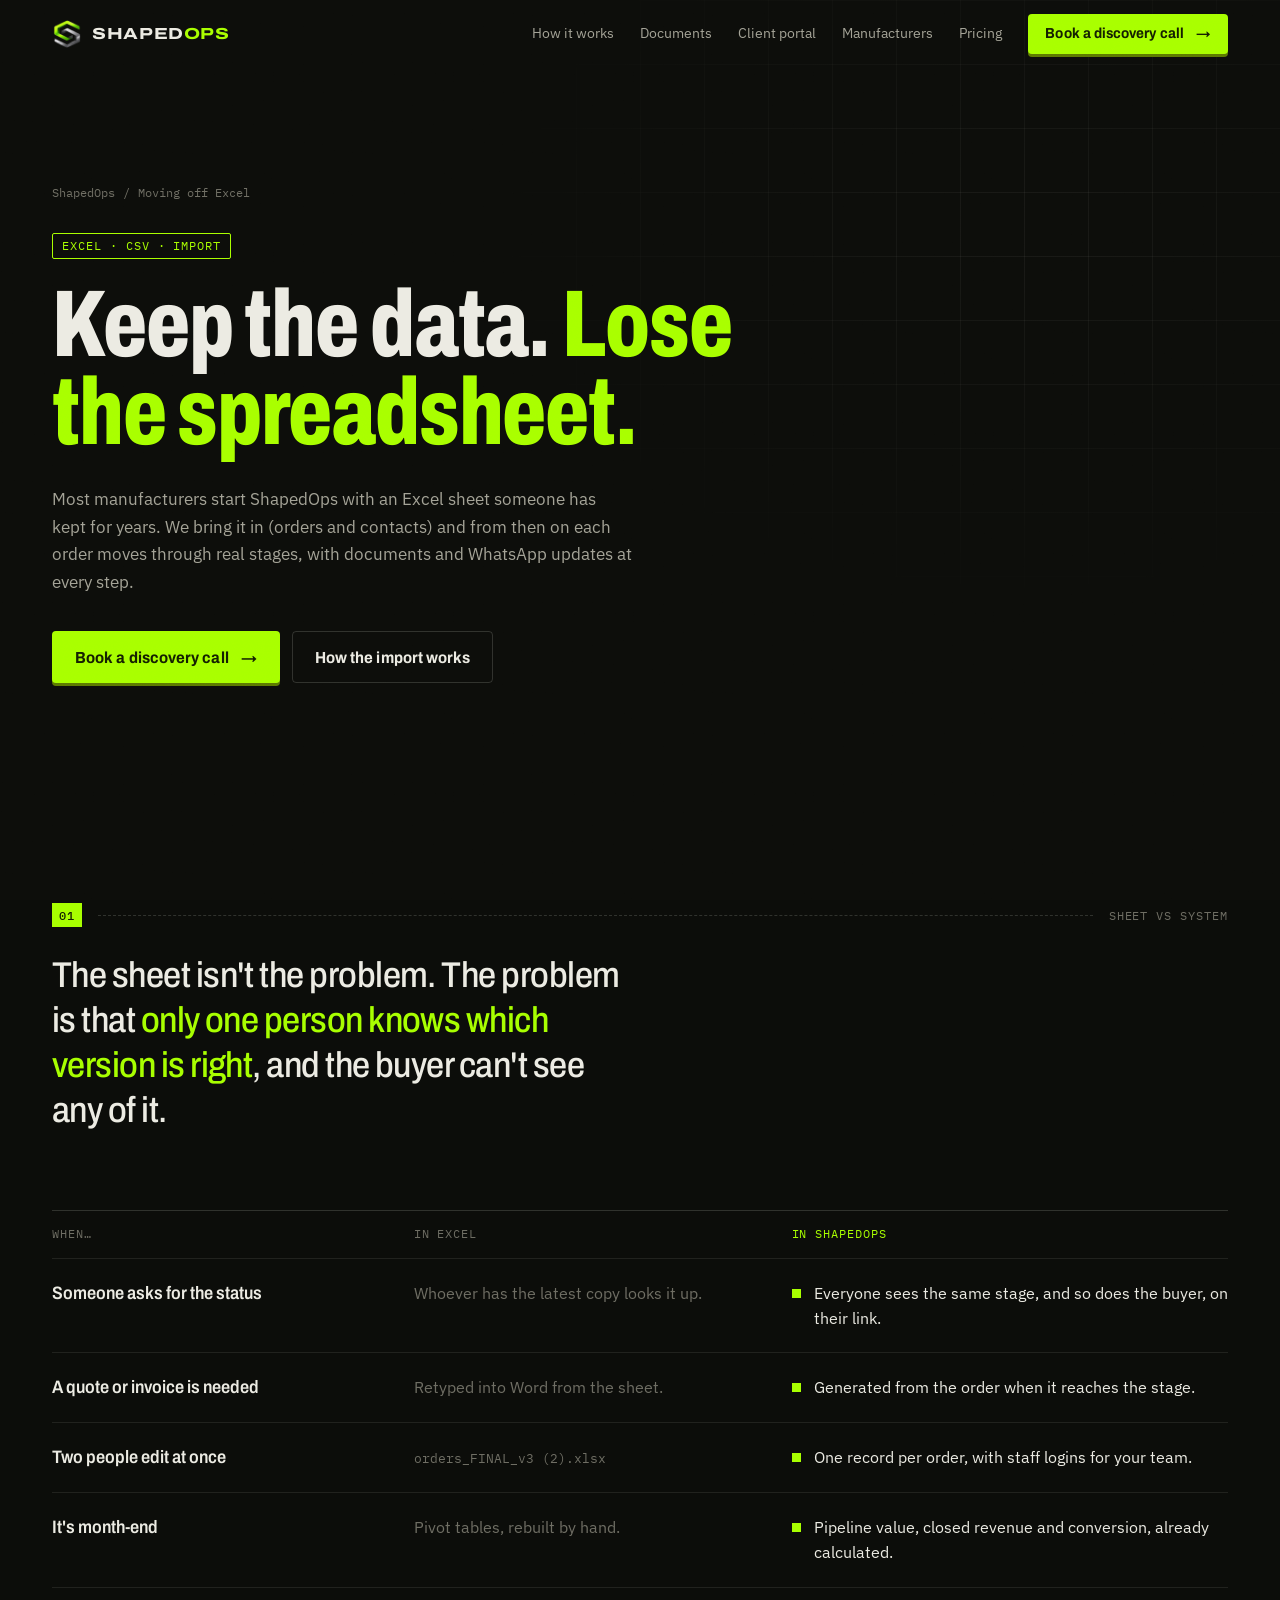
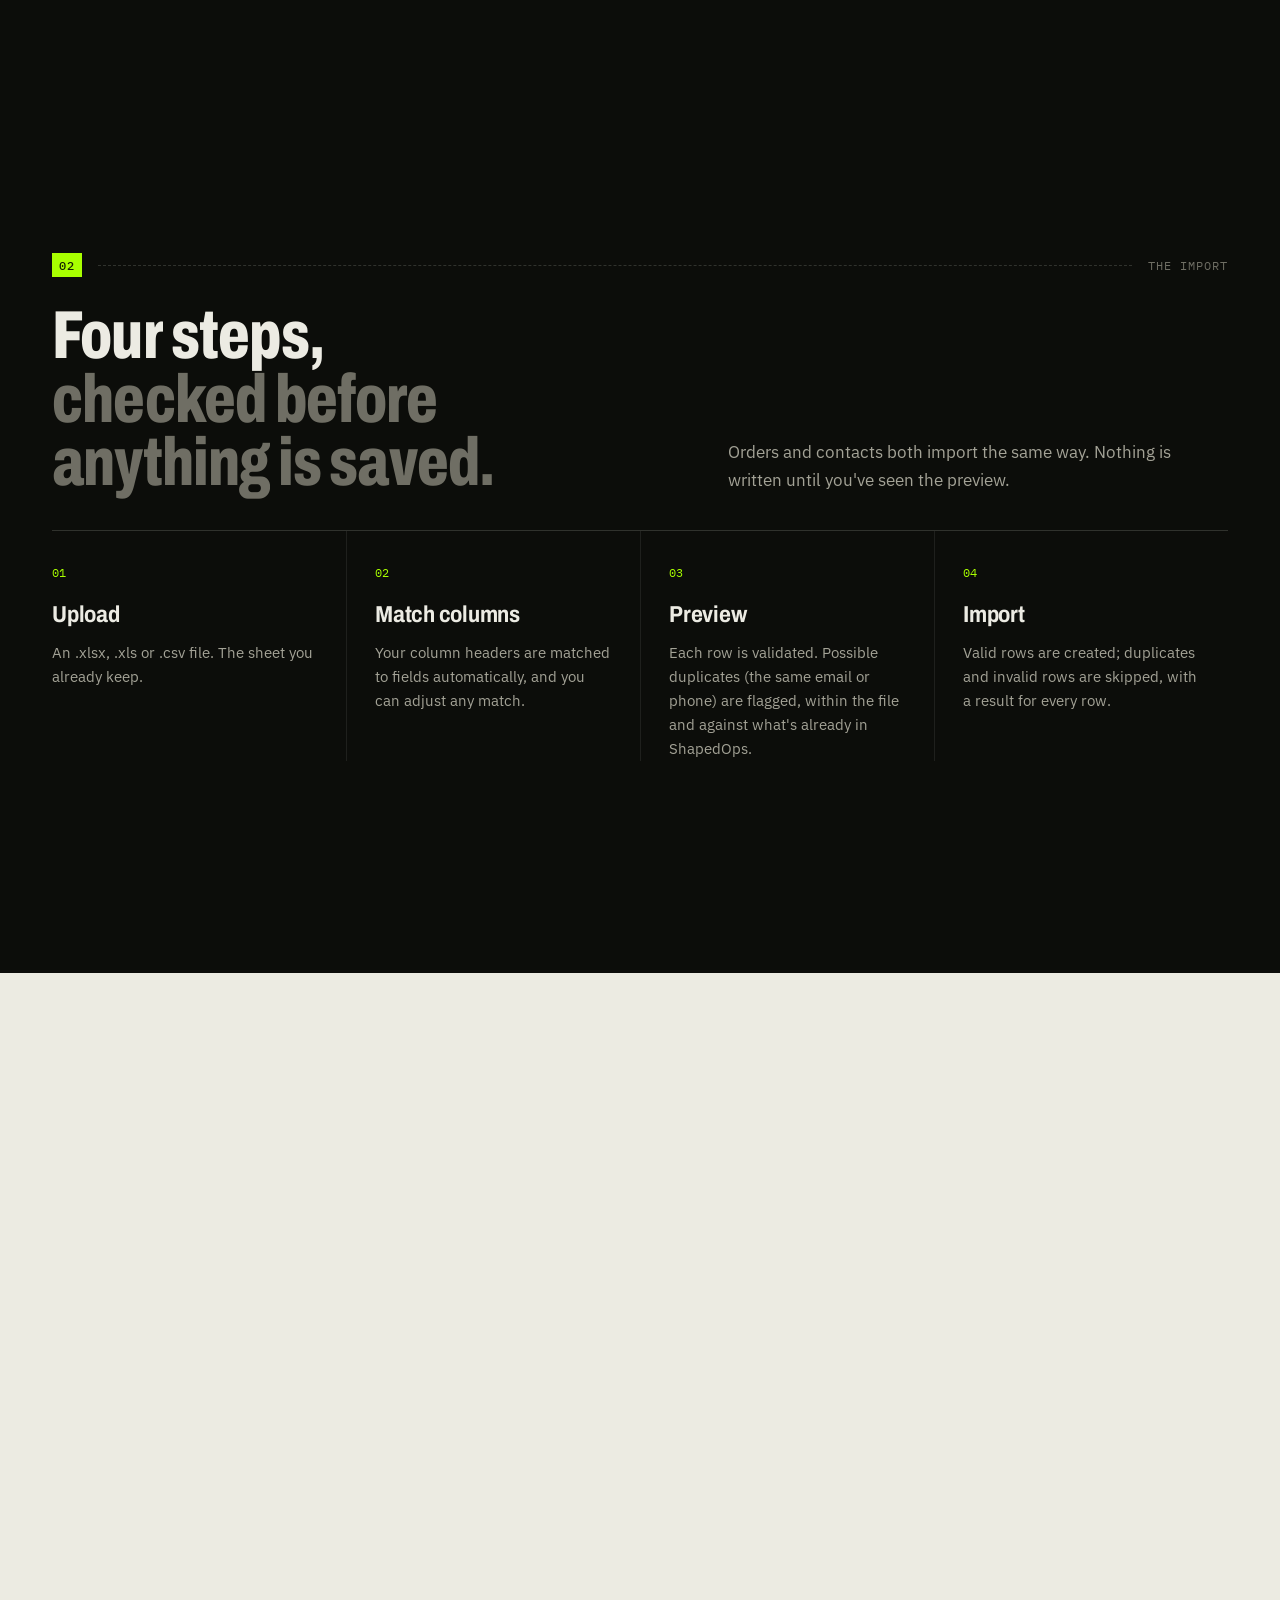
<file: excel-order-tracking/index.html>
<!DOCTYPE html>
<html lang="en">
<head>
<meta charset="utf-8">
<meta name="viewport" content="width=device-width, initial-scale=1">
<title>Replace Your Excel Order Tracking Sheet | ShapedOps</title>
<meta name="description" content="Import your Excel or CSV order sheet: columns matched to fields, duplicates flagged before anything is saved, and every order tracked through to payment.">
<link rel="canonical" href="https://www.shapedops.com/excel-order-tracking">
<meta name="theme-color" content="#0c0d0a">
<meta property="og:site_name" content="ShapedOps">
<meta property="og:title" content="Keep the data. Lose the spreadsheet.">
<meta property="og:description" content="Import your Excel or CSV order sheet: columns matched to fields, duplicates flagged before anything is saved, and every order tracked through to payment.">
<meta property="og:image" content="https://www.shapedops.com/shapedops-og.jpg">
<meta property="og:image:width" content="1200">
<meta property="og:image:height" content="630">
<meta property="og:image:alt" content="ShapedOps: every order, enquiry to payment, on one line — a conveyor carrying orders through seven stages">
<meta property="og:url" content="https://www.shapedops.com/excel-order-tracking">
<meta property="og:type" content="website">
<meta name="twitter:card" content="summary_large_image">
<meta name="twitter:title" content="Keep the data. Lose the spreadsheet.">
<meta name="twitter:description" content="Import your Excel or CSV order sheet: columns matched to fields, duplicates flagged before anything is saved, and every order tracked through to payment.">
<meta name="twitter:image" content="https://www.shapedops.com/shapedops-og.jpg">
<link rel="icon" href="/shapedops-icon.png" type="image/png">
<link rel="apple-touch-icon" href="/shapedops-icon.png">

<script>document.documentElement.classList.add("js");setTimeout(function(){if(!window.__so)document.documentElement.classList.remove("js")},4000);</script>

<link rel="preconnect" href="https://fonts.googleapis.com">
<link rel="preconnect" href="https://fonts.gstatic.com" crossorigin>
<link rel="stylesheet" href="https://fonts.googleapis.com/css2?family=Archivo:wdth,wght@62..125,400..800&family=IBM+Plex+Mono:wght@400;500&family=IBM+Plex+Sans:wght@400;500;600&display=swap">
<link rel="stylesheet" href="/assets/css/site.css">

<script type="application/ld+json">
{
  "@context": "https://schema.org",
  "@graph": [
    {
      "@type": "BreadcrumbList",
      "itemListElement": [
        {
          "@type": "ListItem",
          "position": 1,
          "name": "ShapedOps",
          "item": "https://www.shapedops.com/"
        },
        {
          "@type": "ListItem",
          "position": 2,
          "name": "Moving off Excel",
          "item": "https://www.shapedops.com/excel-order-tracking"
        }
      ]
    },
    {
      "@type": "WebPage",
      "@id": "https://www.shapedops.com/excel-order-tracking#webpage",
      "url": "https://www.shapedops.com/excel-order-tracking",
      "name": "Replace Your Excel Order Tracking Sheet",
      "description": "Import your Excel or CSV order sheet: columns matched to fields, duplicates flagged before anything is saved, and every order tracked through to payment.",
      "about": {
        "@id": "https://www.shapedops.com/#software"
      },
      "publisher": {
        "@id": "https://www.ashlyticss.com/#organization"
      }
    },
    {
      "@type": "FAQPage",
      "@id": "https://www.shapedops.com/excel-order-tracking#faq",
      "mainEntity": [
        {
          "@type": "Question",
          "name": "Which file types can we import?",
          "acceptedAnswer": {
            "@type": "Answer",
            "text": "Excel (.xlsx and .xls) and CSV files. Both orders and contacts can be imported."
          }
        },
        {
          "@type": "Question",
          "name": "What happens to duplicate rows?",
          "acceptedAnswer": {
            "@type": "Answer",
            "text": "Rows with the same email or phone number — within the file or as a record already in ShapedOps — are flagged in the preview and skipped on import, so you start clean."
          }
        },
        {
          "@type": "Question",
          "name": "Do our column names have to match?",
          "acceptedAnswer": {
            "@type": "Answer",
            "text": "No. Column headers are matched to fields automatically where they line up, and you can change any match before previewing."
          }
        },
        {
          "@type": "Question",
          "name": "Can we still use Excel for anything?",
          "acceptedAnswer": {
            "@type": "Answer",
            "text": "Yes. ShapedOps isn't an accounting package, so your books can stay where they are, and owners can export data whenever they need it."
          }
        },
        {
          "@type": "Question",
          "name": "Who does the import?",
          "acceptedAnswer": {
            "@type": "Answer",
            "text": "We do it with you during implementation, along with setting up your stages, letterhead and custom fields."
          }
        }
      ]
    }
  ]
}
</script>

<script defer src="/assets/js/site.js"></script>
</head>
<body>
<a class="skip-link" href="#main">Skip to content</a>

<header class="site-header" id="top">
  <div class="wrap">
    <a class="brand" href="/" aria-label="ShapedOps home">
      <img src="/shapedops-icon.png" alt="" width="30" height="30">
      <span class="brand-word">SHAPED<b>OPS</b></span>
    </a>
    <nav class="nav" aria-label="Primary">
      <a href="/#flow">How it works</a>
      <a href="/#documents">Documents</a>
      <a href="/#clients" class="nav-hide-md">Client portal</a>
      <a href="/manufacturers">Manufacturers</a>
      <a href="/#pricing">Pricing</a>
      <a class="btn btn-sm" href="/#access">Book a discovery call <span class="arr" aria-hidden="true">→</span></a>
    </nav>
    <button class="menu-btn" type="button" aria-label="Open menu" aria-expanded="false" aria-controls="mobile-menu"><span></span><span></span><span></span></button>
  </div>
</header>
<nav class="mobile-menu" id="mobile-menu" aria-label="Mobile">
  <a href="/#flow">How it works</a>
  <a href="/#documents">Documents</a>
  <a href="/#clients">Client portal</a>
  <a href="/manufacturers">Manufacturers</a>
  <a href="/#pricing">Pricing</a>
  <a class="btn" href="/#access">Book a discovery call <span class="arr" aria-hidden="true">→</span></a>
</nav>

<main id="main">

<section class="page-hero" aria-labelledby="p-title">
  <div class="wrap">
    <nav class="crumbs" aria-label="Breadcrumb"><a href="/">ShapedOps</a><span aria-hidden="true">/</span>Moving off Excel</nav>
    <p class="kicker">Excel · CSV · import</p>
    <h1 id="p-title" class="split">Keep the data. <span class="mark">Lose the spreadsheet.</span></h1>
    <p class="lede reveal d1">Most manufacturers start ShapedOps with an Excel sheet someone has kept for years. We bring it in (orders and contacts) and from then on each order moves through real stages, with documents and WhatsApp updates at every step.</p>
    <div class="hero-ctas reveal d2">
      <a class="btn" href="/#access">Book a discovery call <span class="arr" aria-hidden="true">→</span></a>
      <a class="btn btn-ghost" href="#import">How the import works</a>
    </div>
  </div>
</section>

<section class="section" aria-labelledby="p-cmp" style="padding-top:clamp(40px,6vw,80px)">
  <div class="wrap">
    <div class="sec-label"><span class="n">01</span><span class="rule"></span><span class="tag">Sheet vs system</span></div>
    <h2 id="p-cmp" class="sr-only">An Excel order sheet compared with ShapedOps</h2>
    <p class="quote-pain reveal">The sheet isn't the problem. The problem is that <em>only one person knows which version is right</em>, and the buyer can't see any of it.</p>
    <div class="compare" role="table" aria-label="Excel compared with ShapedOps">
      <div class="cmp-row cmp-head" role="row"><span role="columnheader">When…</span><span role="columnheader">In Excel</span><span role="columnheader">In ShapedOps</span></div>
      <div class="cmp-row reveal" role="row"><b role="rowheader">Someone asks for the status</b><span role="cell">Whoever has the latest copy looks it up.</span><span role="cell">Everyone sees the same stage, and so does the buyer, on their link.</span></div>
      <div class="cmp-row reveal" role="row"><b role="rowheader">A quote or invoice is needed</b><span role="cell">Retyped into Word from the sheet.</span><span role="cell">Generated from the order when it reaches the stage.</span></div>
      <div class="cmp-row reveal" role="row"><b role="rowheader">Two people edit at once</b><span role="cell"><em>orders_FINAL_v3 (2).xlsx</em></span><span role="cell">One record per order, with staff logins for your team.</span></div>
      <div class="cmp-row reveal" role="row"><b role="rowheader">It's month-end</b><span role="cell">Pivot tables, rebuilt by hand.</span><span role="cell">Pipeline value, closed revenue and conversion, already calculated.</span></div>
    </div>
  </div>
</section>

<section class="section defer-render" id="import" aria-labelledby="p-import" style="padding-top:0">
  <div class="wrap">
    <div class="sec-label"><span class="n">02</span><span class="rule"></span><span class="tag">The import</span></div>
    <div class="section-head">
      <h2 id="p-import" class="split">Four steps, <span class="soft">checked before anything is saved.</span></h2>
      <p class="lede reveal">Orders and contacts both import the same way. Nothing is written until you've seen the preview.</p>
    </div>
    <div class="steps4">
      <div class="step4 reveal"><span class="n">01</span><h3>Upload</h3><p>An .xlsx, .xls or .csv file. The sheet you already keep.</p></div>
      <div class="step4 reveal d1"><span class="n">02</span><h3>Match columns</h3><p>Your column headers are matched to fields automatically, and you can adjust any match.</p></div>
      <div class="step4 reveal d2"><span class="n">03</span><h3>Preview</h3><p>Each row is validated. Possible duplicates (the same email or phone) are flagged, within the file and against what's already in ShapedOps.</p></div>
      <div class="step4 reveal d3"><span class="n">04</span><h3>Import</h3><p>Valid rows are created; duplicates and invalid rows are skipped, with a result for every row.</p></div>
    </div>
  </div>
</section>

<section class="section paper defer-render" aria-labelledby="p-after">
  <div class="wrap">
    <div class="sec-label"><span class="n">03</span><span class="rule"></span><span class="tag">After the import</span></div>
    <div class="section-head">
      <h2 id="p-after" class="split">Your columns become fields. <span class="soft">Your rows become orders.</span></h2>
      <p class="lede reveal">Whatever your sheet tracked that ShapedOps doesn't have out of the box becomes a custom field, set up with you during implementation.</p>
    </div>
    <div class="record-grid">
      <div class="reveal">
        <p class="kicker">Columns that become fields</p>
        <div class="chips paper-chips">
          <span class="chip">Heat no.</span><span class="chip">Material grade</span><span class="chip">Drawing rev.</span>
          <span class="chip">Buyer PO no.</span><span class="chip">Transporter</span><span class="chip">Vehicle no.</span>
        </div>
        <p class="doc-note">Examples from manufacturing sheets. <a class="link-arrow" href="/manufacturers">ShapedOps for manufacturers <span aria-hidden="true">→</span></a></p>
      </div>
      <div class="reveal d1">
        <p class="kicker">What each order gets</p>
        <ul class="doclist">
          <li><b>A stage</b><span>enquiry to payment</span></li>
          <li><b>Documents</b><span>issued at the right stage</span></li>
          <li><b>WhatsApp updates</b><span>to your buyer</span></li>
          <li><b>A tracking link</b><span>no app, no login</span></li>
        </ul>
      </div>
    </div>
  </div>
</section>

<!-- FAQ -->
<section class="section defer-render" id="faq" aria-labelledby="p-faq" style="padding-top:0">
  <div class="wrap">
    <div class="sec-label"><span class="n">04</span><span class="rule"></span><span class="tag">Questions</span></div>
    <div class="section-head">
      <h2 id="p-faq" class="split">Questions about moving off Excel.</h2>
      <p class="lede reveal">Something else? Message us on WhatsApp at +91 90998 67128.</p>
    </div>
    <div class="faq">
      <details><summary>Which file types can we import?<span class="pm" aria-hidden="true"></span></summary><div class="ans">Excel (.xlsx and .xls) and CSV files. Both orders and contacts can be imported.</div></details>
      <details><summary>What happens to duplicate rows?<span class="pm" aria-hidden="true"></span></summary><div class="ans">Rows with the same email or phone number (within the file or as a record already in ShapedOps) are flagged in the preview and skipped on import, so you start clean.</div></details>
      <details><summary>Do our column names have to match?<span class="pm" aria-hidden="true"></span></summary><div class="ans">No. Column headers are matched to fields automatically where they line up, and you can change any match before previewing.</div></details>
      <details><summary>Can we still use Excel for anything?<span class="pm" aria-hidden="true"></span></summary><div class="ans">Yes. ShapedOps isn't an accounting package, so your books can stay where they are, and owners can export data whenever they need it.</div></details>
      <details><summary>Who does the import?<span class="pm" aria-hidden="true"></span></summary><div class="ans">We do it with you during implementation, along with setting up your stages, letterhead and custom fields.</div></details>
    </div>
  </div>
</section>

<section class="section defer-render" aria-labelledby="p-cta" style="padding-top:0">
  <div class="wrap">
    <div class="cta-band reveal">
      <div>
        <p class="kicker">Early access</p>
        <h2 id="p-cta">Tell us how your orders <span class="mark">run today.</span></h2>
        <p class="body-muted">A discovery call, then a written proposal and fixed quote within 2–3 business days. Priced as an implementation, not per seat.</p>
      </div>
      <div class="cta-band-actions">
        <a class="btn" href="/#access">Book a discovery call <span class="arr" aria-hidden="true">→</span></a>
        <a class="btn btn-ghost" href="/#get-quote">Get a quote</a>
        <a class="link-arrow" href="https://wa.me/919099867128" target="_blank" rel="noopener noreferrer">WhatsApp +91 90998 67128 <span aria-hidden="true">↗</span></a>
      </div>
    </div>
  </div>
</section>

</main>

<footer class="site-footer defer-render">
  <div class="wrap">
    <div class="foot-grid">
      <div class="foot-about">
        <a class="brand" href="/" aria-label="ShapedOps home"><img src="/shapedops-icon.png" alt="" width="30" height="30"><span class="brand-word">SHAPED<b>OPS</b></span></a>
        <p>The order-to-cash system for manufacturers, foundries and traders. Built and run by Ashlyticss in Ahmedabad.</p>
      </div>
      <div>
        <h4>Product</h4>
        <ul>
          <li><a href="/#flow">How an order moves</a></li>
          <li><a href="/#documents">Documents</a></li>
          <li><a href="/#clients">Client portal</a></li>
          <li><a href="/#pricing">Pricing</a></li>
          <li><a href="/#faq">FAQ</a></li>
        </ul>
      </div>
      <div>
        <h4>Solutions</h4>
        <ul>
          <li><a href="/whatsapp-order-updates">WhatsApp order updates</a></li>
          <li><a href="/payment-reminders">Payment reminders</a></li>
          <li><a href="/excel-order-tracking">Moving off Excel</a></li>
        </ul>
      </div>
      <div>
        <h4>Industries</h4>
        <ul>
          <li><a href="/manufacturers">Manufacturers &amp; foundries</a></li>
          <li><a href="/manufacturers">Machine shops &amp; fabricators</a></li>
          <li><a href="/logistics">Logistics &amp; freight</a></li>
        </ul>
      </div>
      <div>
        <h4>Contact</h4>
        <ul>
          <li><a href="https://wa.me/919099867128" target="_blank" rel="noopener noreferrer">WhatsApp +91 90998 67128</a></li>
          <li><a href="mailto:hello@ashlyticss.com">hello@ashlyticss.com</a></li>
          <li><a href="https://www.linkedin.com/company/ashlyticss/" target="_blank" rel="noopener noreferrer">LinkedIn</a></li>
          <li><a href="https://www.instagram.com/ashlytics.co" target="_blank" rel="noopener noreferrer">Instagram</a></li>
        </ul>
      </div>
    </div>
    <div class="foot-bottom">
      <span>© 2026 ShapedOps by Ashlyticss · Ahmedabad, Gujarat, India</span>
      <a href="https://www.ashlyticss.com" target="_blank" rel="noopener">Powered by Ashlyticss ↗</a>
    </div>
  </div>
</footer>
</body>
</html>
</file>
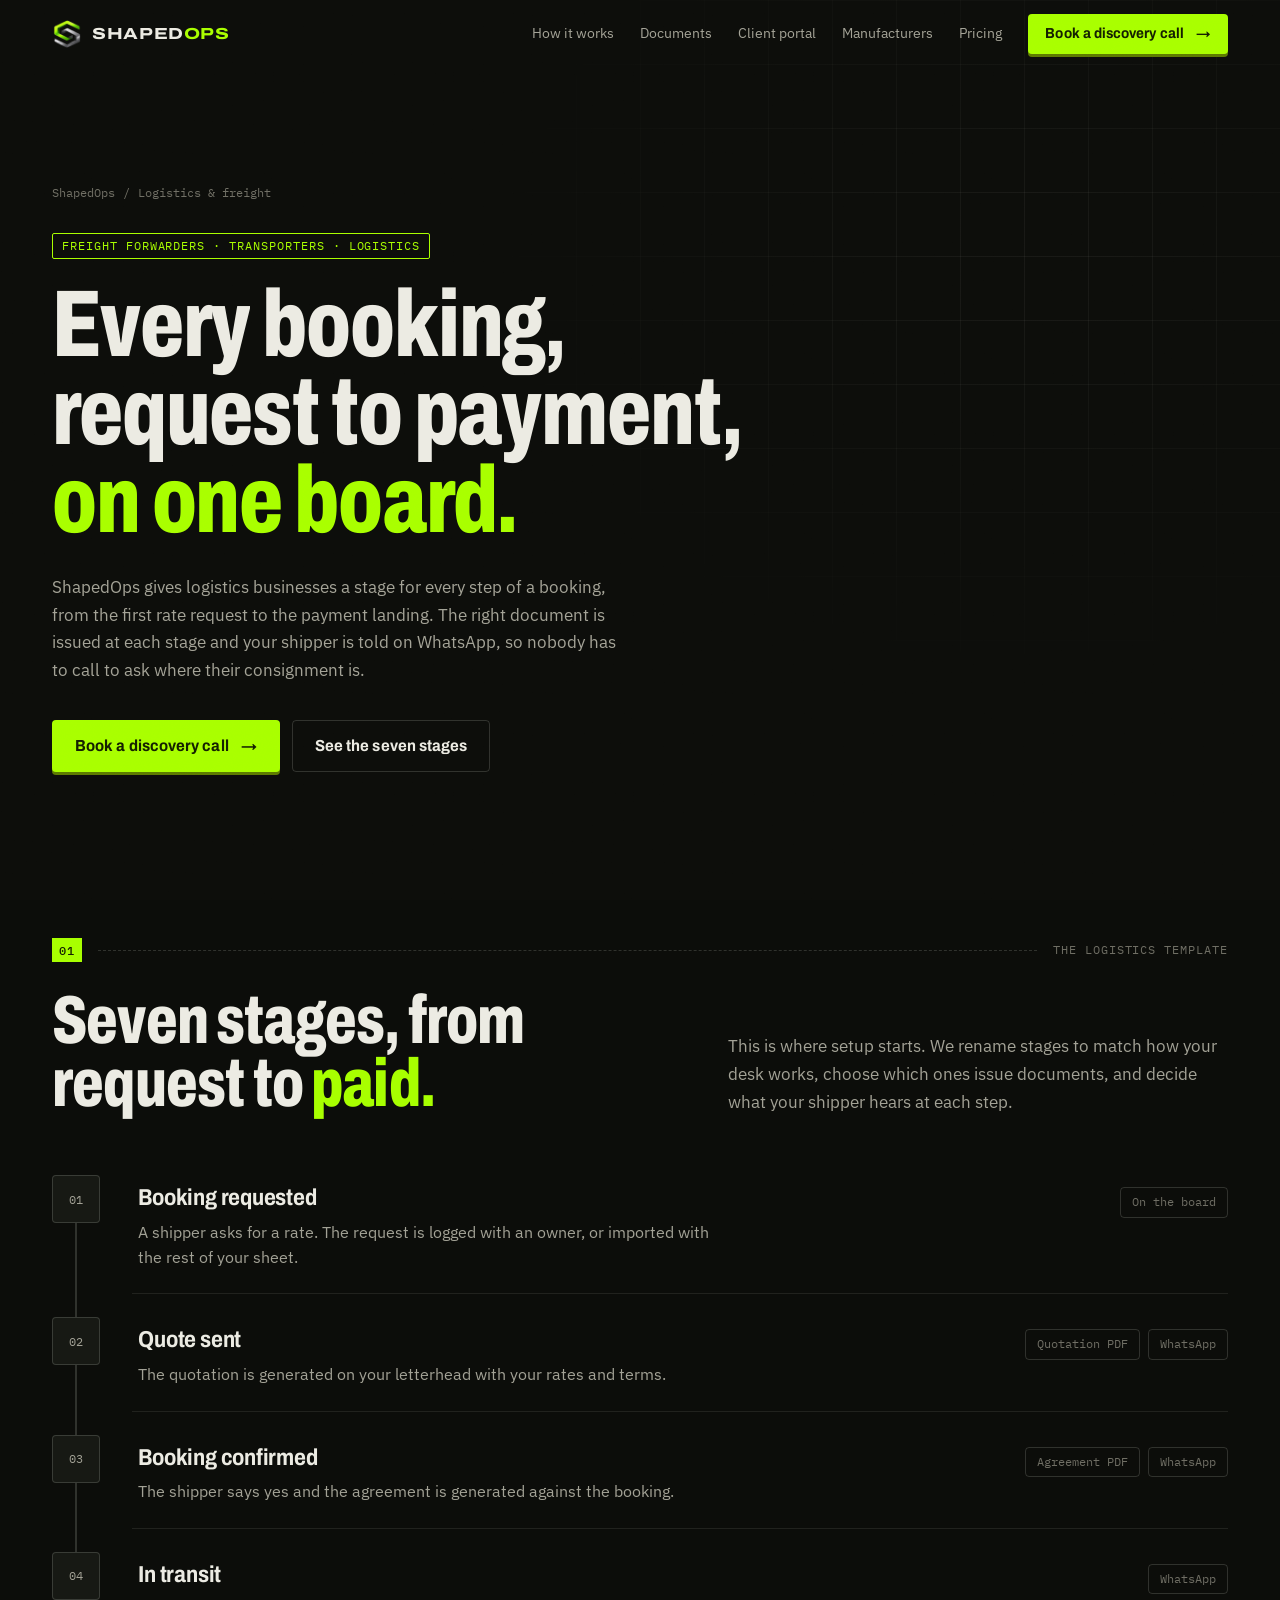
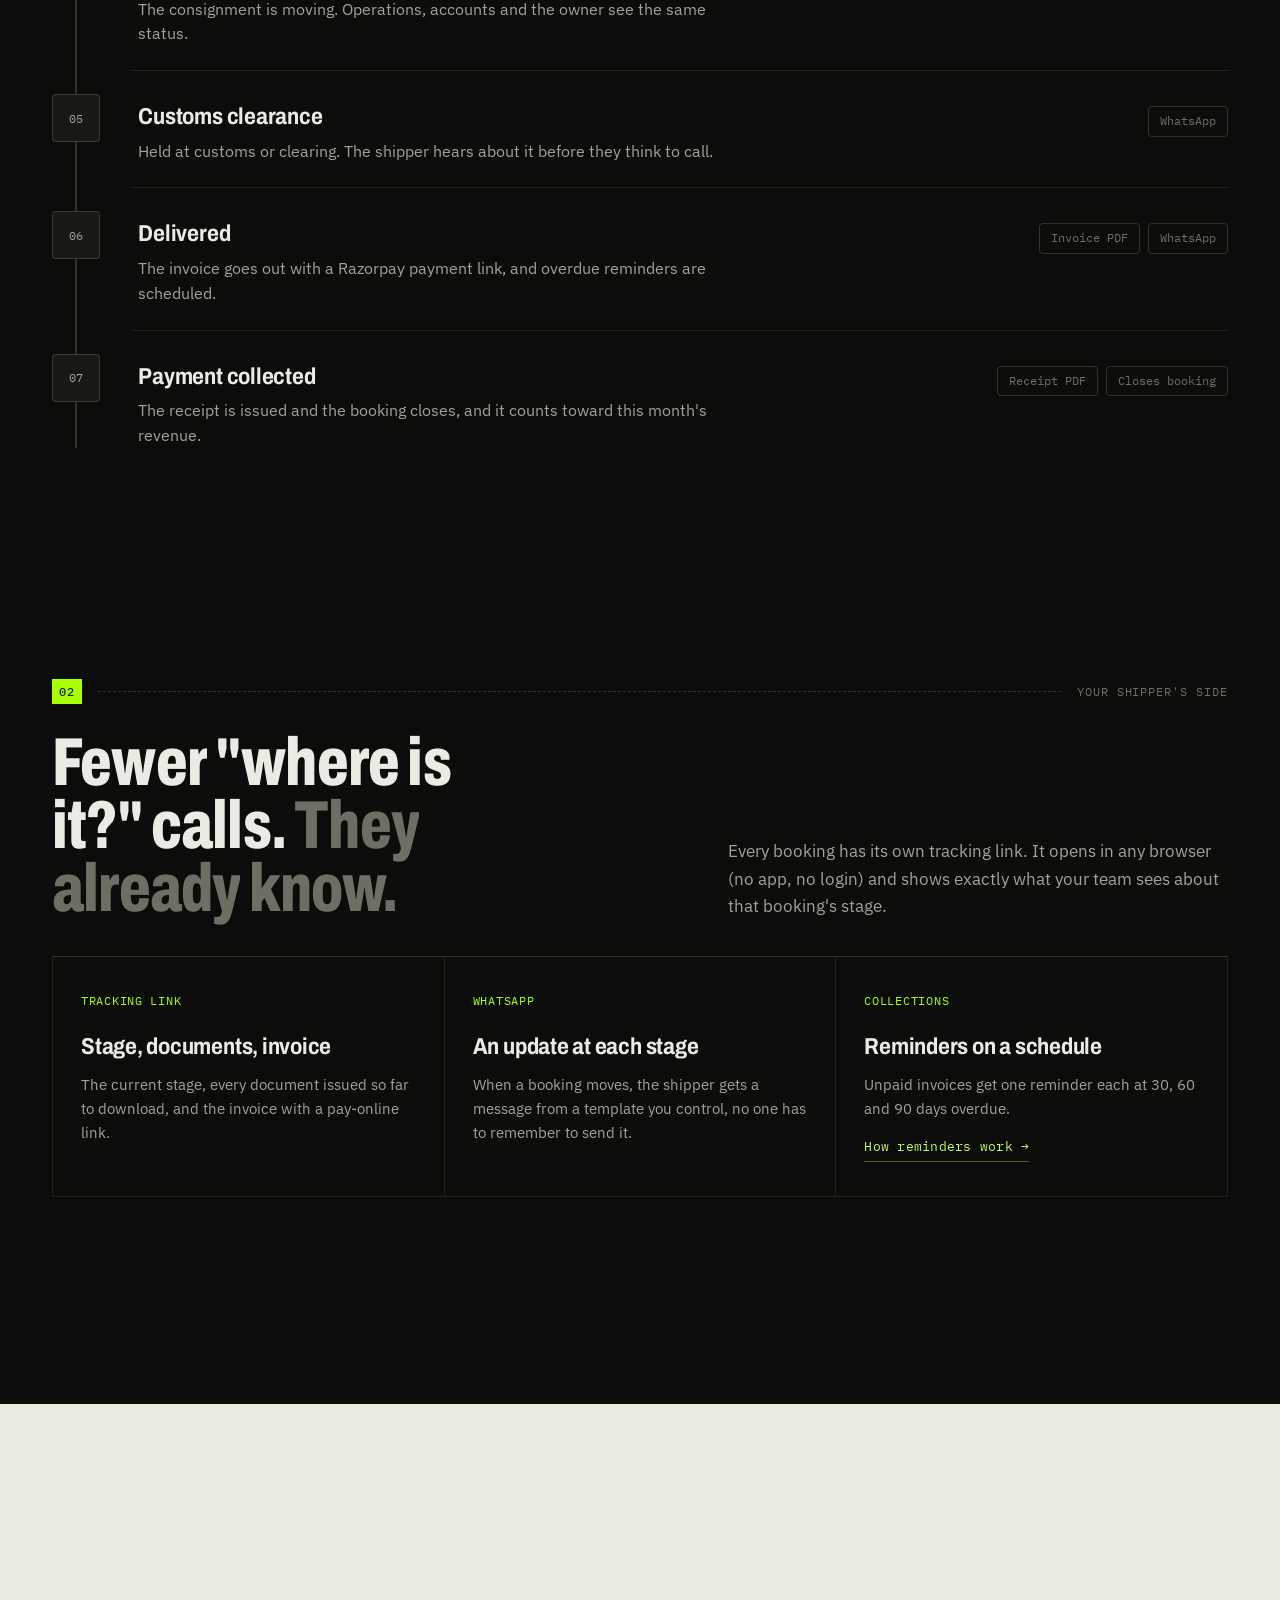
<file: logistics/index.html>
<!DOCTYPE html>
<html lang="en">
<head>
<meta charset="utf-8">
<meta name="viewport" content="width=device-width, initial-scale=1">
<title>Booking &amp; Shipment Tracking for Logistics | ShapedOps</title>
<meta name="description" content="Track every booking from request to payment: quotation, agreement, invoice and receipt at the right stage, WhatsApp updates to shippers and a tracking link.">
<link rel="canonical" href="https://www.shapedops.com/logistics">
<meta name="theme-color" content="#0c0d0a">
<meta property="og:site_name" content="ShapedOps">
<meta property="og:title" content="ShapedOps for freight forwarders &amp; logistics companies">
<meta property="og:description" content="Track every booking from request to payment: quotation, agreement, invoice and receipt at the right stage, WhatsApp updates to shippers and a tracking link.">
<meta property="og:image" content="https://www.shapedops.com/shapedops-og.jpg">
<meta property="og:image:width" content="1200">
<meta property="og:image:height" content="630">
<meta property="og:image:alt" content="ShapedOps: every order, enquiry to payment, on one line — a conveyor carrying orders through seven stages">
<meta property="og:url" content="https://www.shapedops.com/logistics">
<meta property="og:type" content="website">
<meta name="twitter:card" content="summary_large_image">
<meta name="twitter:title" content="ShapedOps for freight forwarders &amp; logistics companies">
<meta name="twitter:description" content="Track every booking from request to payment: quotation, agreement, invoice and receipt at the right stage, WhatsApp updates to shippers and a tracking link.">
<meta name="twitter:image" content="https://www.shapedops.com/shapedops-og.jpg">
<link rel="icon" href="/shapedops-icon.png" type="image/png">
<link rel="apple-touch-icon" href="/shapedops-icon.png">

<script>document.documentElement.classList.add("js");setTimeout(function(){if(!window.__so)document.documentElement.classList.remove("js")},4000);</script>

<link rel="preconnect" href="https://fonts.googleapis.com">
<link rel="preconnect" href="https://fonts.gstatic.com" crossorigin>
<link rel="stylesheet" href="https://fonts.googleapis.com/css2?family=Archivo:wdth,wght@62..125,400..800&family=IBM+Plex+Mono:wght@400;500&family=IBM+Plex+Sans:wght@400;500;600&display=swap">
<link rel="stylesheet" href="/assets/css/site.css">

<script type="application/ld+json">
{
  "@context": "https://schema.org",
  "@graph": [
    {
      "@type": "BreadcrumbList",
      "itemListElement": [
        {
          "@type": "ListItem",
          "position": 1,
          "name": "ShapedOps",
          "item": "https://www.shapedops.com/"
        },
        {
          "@type": "ListItem",
          "position": 2,
          "name": "Logistics &amp; freight",
          "item": "https://www.shapedops.com/logistics"
        }
      ]
    },
    {
      "@type": "WebPage",
      "@id": "https://www.shapedops.com/logistics#webpage",
      "url": "https://www.shapedops.com/logistics",
      "name": "Booking & Shipment Tracking for Logistics",
      "description": "Track every booking from request to payment: quotation, agreement, invoice and receipt at the right stage, WhatsApp updates to shippers and a tracking link.",
      "about": {
        "@id": "https://www.shapedops.com/#software"
      },
      "publisher": {
        "@id": "https://www.ashlyticss.com/#organization"
      }
    },
    {
      "@type": "FAQPage",
      "@id": "https://www.shapedops.com/logistics#faq",
      "mainEntity": [
        {
          "@type": "Question",
          "name": "Are the logistics stages fixed?",
          "acceptedAnswer": {
            "@type": "Answer",
            "text": "No. The seven stages are where setup starts. We rename them, add or remove steps, and choose which ones issue documents so the board matches how your desk actually works."
          }
        },
        {
          "@type": "Question",
          "name": "Can shippers check a booking without logging in?",
          "acceptedAnswer": {
            "@type": "Answer",
            "text": "Yes. Every booking has a tracking link that opens in any browser and shows the current stage, the documents issued so far and the invoice to pay. No app and no login."
          }
        },
        {
          "@type": "Question",
          "name": "Does ShapedOps file e-way bills or customs documents?",
          "acceptedAnswer": {
            "@type": "Answer",
            "text": "No. ShapedOps tracks each booking's stage, issues the client-facing quotation, agreement, invoice and receipt, and keeps your shipper updated. Filings stay in the systems you use for them today."
          }
        },
        {
          "@type": "Question",
          "name": "How do we collect payment?",
          "acceptedAnswer": {
            "@type": "Answer",
            "text": "The invoice carries a Razorpay payment link. If it stays unpaid, the shipper gets one reminder each at 30, 60 and 90 days overdue, and the receipt is issued when the payment is collected."
          }
        },
        {
          "@type": "Question",
          "name": "Can we bring in bookings we already track in Excel?",
          "acceptedAnswer": {
            "@type": "Answer",
            "text": "Yes. Upload an .xlsx, .xls or .csv file, match its columns to fields, and preview the import. Rows with the same email or phone as an existing record are flagged and skipped."
          }
        }
      ]
    }
  ]
}
</script>

<script defer src="/assets/js/site.js"></script>
</head>
<body>
<a class="skip-link" href="#main">Skip to content</a>

<header class="site-header" id="top">
  <div class="wrap">
    <a class="brand" href="/" aria-label="ShapedOps home">
      <img src="/shapedops-icon.png" alt="" width="30" height="30">
      <span class="brand-word">SHAPED<b>OPS</b></span>
    </a>
    <nav class="nav" aria-label="Primary">
      <a href="/#flow">How it works</a>
      <a href="/#documents">Documents</a>
      <a href="/#clients" class="nav-hide-md">Client portal</a>
      <a href="/manufacturers">Manufacturers</a>
      <a href="/#pricing">Pricing</a>
      <a class="btn btn-sm" href="/#access">Book a discovery call <span class="arr" aria-hidden="true">→</span></a>
    </nav>
    <button class="menu-btn" type="button" aria-label="Open menu" aria-expanded="false" aria-controls="mobile-menu"><span></span><span></span><span></span></button>
  </div>
</header>
<nav class="mobile-menu" id="mobile-menu" aria-label="Mobile">
  <a href="/#flow">How it works</a>
  <a href="/#documents">Documents</a>
  <a href="/#clients">Client portal</a>
  <a href="/manufacturers">Manufacturers</a>
  <a href="/#pricing">Pricing</a>
  <a class="btn" href="/#access">Book a discovery call <span class="arr" aria-hidden="true">→</span></a>
</nav>

<main id="main">

<section class="page-hero" aria-labelledby="p-title">
  <div class="wrap">
    <nav class="crumbs" aria-label="Breadcrumb"><a href="/">ShapedOps</a><span aria-hidden="true">/</span>Logistics &amp; freight</nav>
    <p class="kicker">Freight forwarders · transporters · logistics</p>
    <h1 id="p-title" class="split">Every booking, request to payment, <span class="mark">on one board.</span></h1>
    <p class="lede reveal d1">ShapedOps gives logistics businesses a stage for every step of a booking, from the first rate request to the payment landing. The right document is issued at each stage and your shipper is told on WhatsApp, so nobody has to call to ask where their consignment is.</p>
    <div class="hero-ctas reveal d2">
      <a class="btn" href="/#access">Book a discovery call <span class="arr" aria-hidden="true">→</span></a>
      <a class="btn btn-ghost" href="#template">See the seven stages</a>
    </div>
  </div>
</section>

<section class="section" id="template" aria-labelledby="p-template" style="padding-top:clamp(40px,6vw,80px)">
  <div class="wrap">
    <div class="sec-label"><span class="n">01</span><span class="rule"></span><span class="tag">The logistics template</span></div>
    <div class="section-head">
      <h2 id="p-template" class="split">Seven stages, from request to <span class="mark">paid.</span></h2>
      <p class="lede reveal">This is where setup starts. We rename stages to match how your desk works, choose which ones issue documents, and decide what your shipper hears at each step.</p>
    </div>
    <ol class="stage-rows" data-fill>
      <li><span class="sn">01</span><div><h3>Booking requested</h3><p>A shipper asks for a rate. The request is logged with an owner, or imported with the rest of your sheet.</p></div><div class="outs"><em>On the board</em></div></li>
      <li><span class="sn">02</span><div><h3>Quote sent</h3><p>The quotation is generated on your letterhead with your rates and terms.</p></div><div class="outs"><em class="pdf">Quotation PDF</em><em class="wa">WhatsApp</em></div></li>
      <li><span class="sn">03</span><div><h3>Booking confirmed</h3><p>The shipper says yes and the agreement is generated against the booking.</p></div><div class="outs"><em class="pdf">Agreement PDF</em><em class="wa">WhatsApp</em></div></li>
      <li><span class="sn">04</span><div><h3>In transit</h3><p>The consignment is moving. Operations, accounts and the owner see the same status.</p></div><div class="outs"><em class="wa">WhatsApp</em></div></li>
      <li><span class="sn">05</span><div><h3>Customs clearance</h3><p>Held at customs or clearing. The shipper hears about it before they think to call.</p></div><div class="outs"><em class="wa">WhatsApp</em></div></li>
      <li><span class="sn">06</span><div><h3>Delivered</h3><p>The invoice goes out with a Razorpay payment link, and overdue reminders are scheduled.</p></div><div class="outs"><em class="pdf">Invoice PDF</em><em class="wa">WhatsApp</em></div></li>
      <li><span class="sn">07</span><div><h3>Payment collected</h3><p>The receipt is issued and the booking closes, and it counts toward this month's revenue.</p></div><div class="outs"><em class="pdf">Receipt PDF</em><em>Closes booking</em></div></li>
    </ol>
  </div>
</section>

<section class="section defer-render" aria-labelledby="p-shipper" style="padding-top:0">
  <div class="wrap">
    <div class="sec-label"><span class="n">02</span><span class="rule"></span><span class="tag">Your shipper's side</span></div>
    <div class="section-head">
      <h2 id="p-shipper" class="split">Fewer "where is it?" calls. <span class="soft">They already know.</span></h2>
      <p class="lede reveal">Every booking has its own tracking link. It opens in any browser (no app, no login) and shows exactly what your team sees about that booking's stage.</p>
    </div>
    <div class="cards3">
      <div class="card3 reveal"><span class="n">Tracking link</span><h3>Stage, documents, invoice</h3><p>The current stage, every document issued so far to download, and the invoice with a pay-online link.</p></div>
      <div class="card3 reveal d1"><span class="n">WhatsApp</span><h3>An update at each stage</h3><p>When a booking moves, the shipper gets a message from a template you control, no one has to remember to send it.</p></div>
      <div class="card3 reveal d2"><span class="n">Collections</span><h3>Reminders on a schedule</h3><p>Unpaid invoices get one reminder each at 30, 60 and 90 days overdue. <a class="link-arrow" href="/payment-reminders">How reminders work <span aria-hidden="true">→</span></a></p></div>
    </div>
  </div>
</section>

<section class="section paper defer-render" aria-labelledby="p-fields">
  <div class="wrap">
    <div class="sec-label"><span class="n">03</span><span class="rule"></span><span class="tag">On the record</span></div>
    <div class="section-head">
      <h2 id="p-fields" class="split">The numbers your desk already tracks. <span class="soft">On the booking.</span></h2>
      <p class="lede reveal">Custom fields are set up with you during implementation, so container, bill and vehicle numbers live on the booking, not in a separate sheet.</p>
    </div>
    <div class="record-grid">
      <div class="reveal">
        <p class="kicker">Fields logistics teams add</p>
        <div class="chips paper-chips">
          <span class="chip">Container no.</span><span class="chip">BL / AWB no.</span><span class="chip">Shipping line</span>
          <span class="chip">Port of loading</span><span class="chip">Port of discharge</span><span class="chip">ETA</span>
          <span class="chip">Vehicle no.</span><span class="chip">LR no.</span><span class="chip">Transporter</span>
        </div>
        <p class="doc-note">Examples. You choose the fields; your branding goes on everything your shipper sees.</p>
      </div>
      <div class="reveal d1">
        <p class="kicker">Documents it generates</p>
        <ul class="doclist">
          <li><b>Quotation</b><span>at Quote sent</span></li>
          <li><b>Agreement</b><span>at Booking confirmed</span></li>
          <li><b>Invoice</b><span>at Delivered · with pay link</span></li>
          <li><b>Payment receipt</b><span>at Payment collected</span></li>
        </ul>
        <p class="doc-note">On your letterhead, filed against the booking, and downloadable from the shipper's tracking link.</p>
      </div>
    </div>
  </div>
</section>

<!-- FAQ -->
<section class="section defer-render" id="faq" aria-labelledby="p-faq" style="padding-top:0">
  <div class="wrap">
    <div class="sec-label"><span class="n">04</span><span class="rule"></span><span class="tag">Questions</span></div>
    <div class="section-head">
      <h2 id="p-faq" class="split">What logistics teams ask us.</h2>
      <p class="lede reveal">Something else? Message us on WhatsApp at +91 90998 67128.</p>
    </div>
    <div class="faq">
      <details><summary>Are the logistics stages fixed?<span class="pm" aria-hidden="true"></span></summary><div class="ans">No. The seven stages are where setup starts. We rename them, add or remove steps, and choose which ones issue documents so the board matches how your desk actually works.</div></details>
      <details><summary>Can shippers check a booking without logging in?<span class="pm" aria-hidden="true"></span></summary><div class="ans">Yes. Every booking has a tracking link that opens in any browser and shows the current stage, the documents issued so far and the invoice to pay. No app and no login.</div></details>
      <details><summary>Does ShapedOps file e-way bills or customs documents?<span class="pm" aria-hidden="true"></span></summary><div class="ans">No. ShapedOps tracks each booking's stage, issues the client-facing quotation, agreement, invoice and receipt, and keeps your shipper updated. Filings stay in the systems you use for them today.</div></details>
      <details><summary>How do we collect payment?<span class="pm" aria-hidden="true"></span></summary><div class="ans">The invoice carries a Razorpay payment link. If it stays unpaid, the shipper gets one reminder each at 30, 60 and 90 days overdue, and the receipt is issued when the payment is collected.</div></details>
      <details><summary>Can we bring in bookings we already track in Excel?<span class="pm" aria-hidden="true"></span></summary><div class="ans">Yes. Upload an .xlsx, .xls or .csv file, match its columns to fields, and preview the import. Rows with the same email or phone as an existing record are flagged and skipped.</div></details>
    </div>
  </div>
</section>

<section class="section defer-render" aria-labelledby="p-cta" style="padding-top:0">
  <div class="wrap">
    <div class="cta-band reveal">
      <div>
        <p class="kicker">Early access</p>
        <h2 id="p-cta">Tell us how your orders <span class="mark">run today.</span></h2>
        <p class="body-muted">A discovery call, then a written proposal and fixed quote within 2–3 business days. Priced as an implementation, not per seat.</p>
      </div>
      <div class="cta-band-actions">
        <a class="btn" href="/#access">Book a discovery call <span class="arr" aria-hidden="true">→</span></a>
        <a class="btn btn-ghost" href="/#get-quote">Get a quote</a>
        <a class="link-arrow" href="https://wa.me/919099867128" target="_blank" rel="noopener noreferrer">WhatsApp +91 90998 67128 <span aria-hidden="true">↗</span></a>
      </div>
    </div>
  </div>
</section>

</main>

<footer class="site-footer defer-render">
  <div class="wrap">
    <div class="foot-grid">
      <div class="foot-about">
        <a class="brand" href="/" aria-label="ShapedOps home"><img src="/shapedops-icon.png" alt="" width="30" height="30"><span class="brand-word">SHAPED<b>OPS</b></span></a>
        <p>The order-to-cash system for manufacturers, foundries and traders. Built and run by Ashlyticss in Ahmedabad.</p>
      </div>
      <div>
        <h4>Product</h4>
        <ul>
          <li><a href="/#flow">How an order moves</a></li>
          <li><a href="/#documents">Documents</a></li>
          <li><a href="/#clients">Client portal</a></li>
          <li><a href="/#pricing">Pricing</a></li>
          <li><a href="/#faq">FAQ</a></li>
        </ul>
      </div>
      <div>
        <h4>Solutions</h4>
        <ul>
          <li><a href="/whatsapp-order-updates">WhatsApp order updates</a></li>
          <li><a href="/payment-reminders">Payment reminders</a></li>
          <li><a href="/excel-order-tracking">Moving off Excel</a></li>
        </ul>
      </div>
      <div>
        <h4>Industries</h4>
        <ul>
          <li><a href="/manufacturers">Manufacturers &amp; foundries</a></li>
          <li><a href="/manufacturers">Machine shops &amp; fabricators</a></li>
          <li><a href="/logistics">Logistics &amp; freight</a></li>
        </ul>
      </div>
      <div>
        <h4>Contact</h4>
        <ul>
          <li><a href="https://wa.me/919099867128" target="_blank" rel="noopener noreferrer">WhatsApp +91 90998 67128</a></li>
          <li><a href="mailto:hello@ashlyticss.com">hello@ashlyticss.com</a></li>
          <li><a href="https://www.linkedin.com/company/ashlyticss/" target="_blank" rel="noopener noreferrer">LinkedIn</a></li>
          <li><a href="https://www.instagram.com/ashlytics.co" target="_blank" rel="noopener noreferrer">Instagram</a></li>
        </ul>
      </div>
    </div>
    <div class="foot-bottom">
      <span>© 2026 ShapedOps by Ashlyticss · Ahmedabad, Gujarat, India</span>
      <a href="https://www.ashlyticss.com" target="_blank" rel="noopener">Powered by Ashlyticss ↗</a>
    </div>
  </div>
</footer>
</body>
</html>
</file>
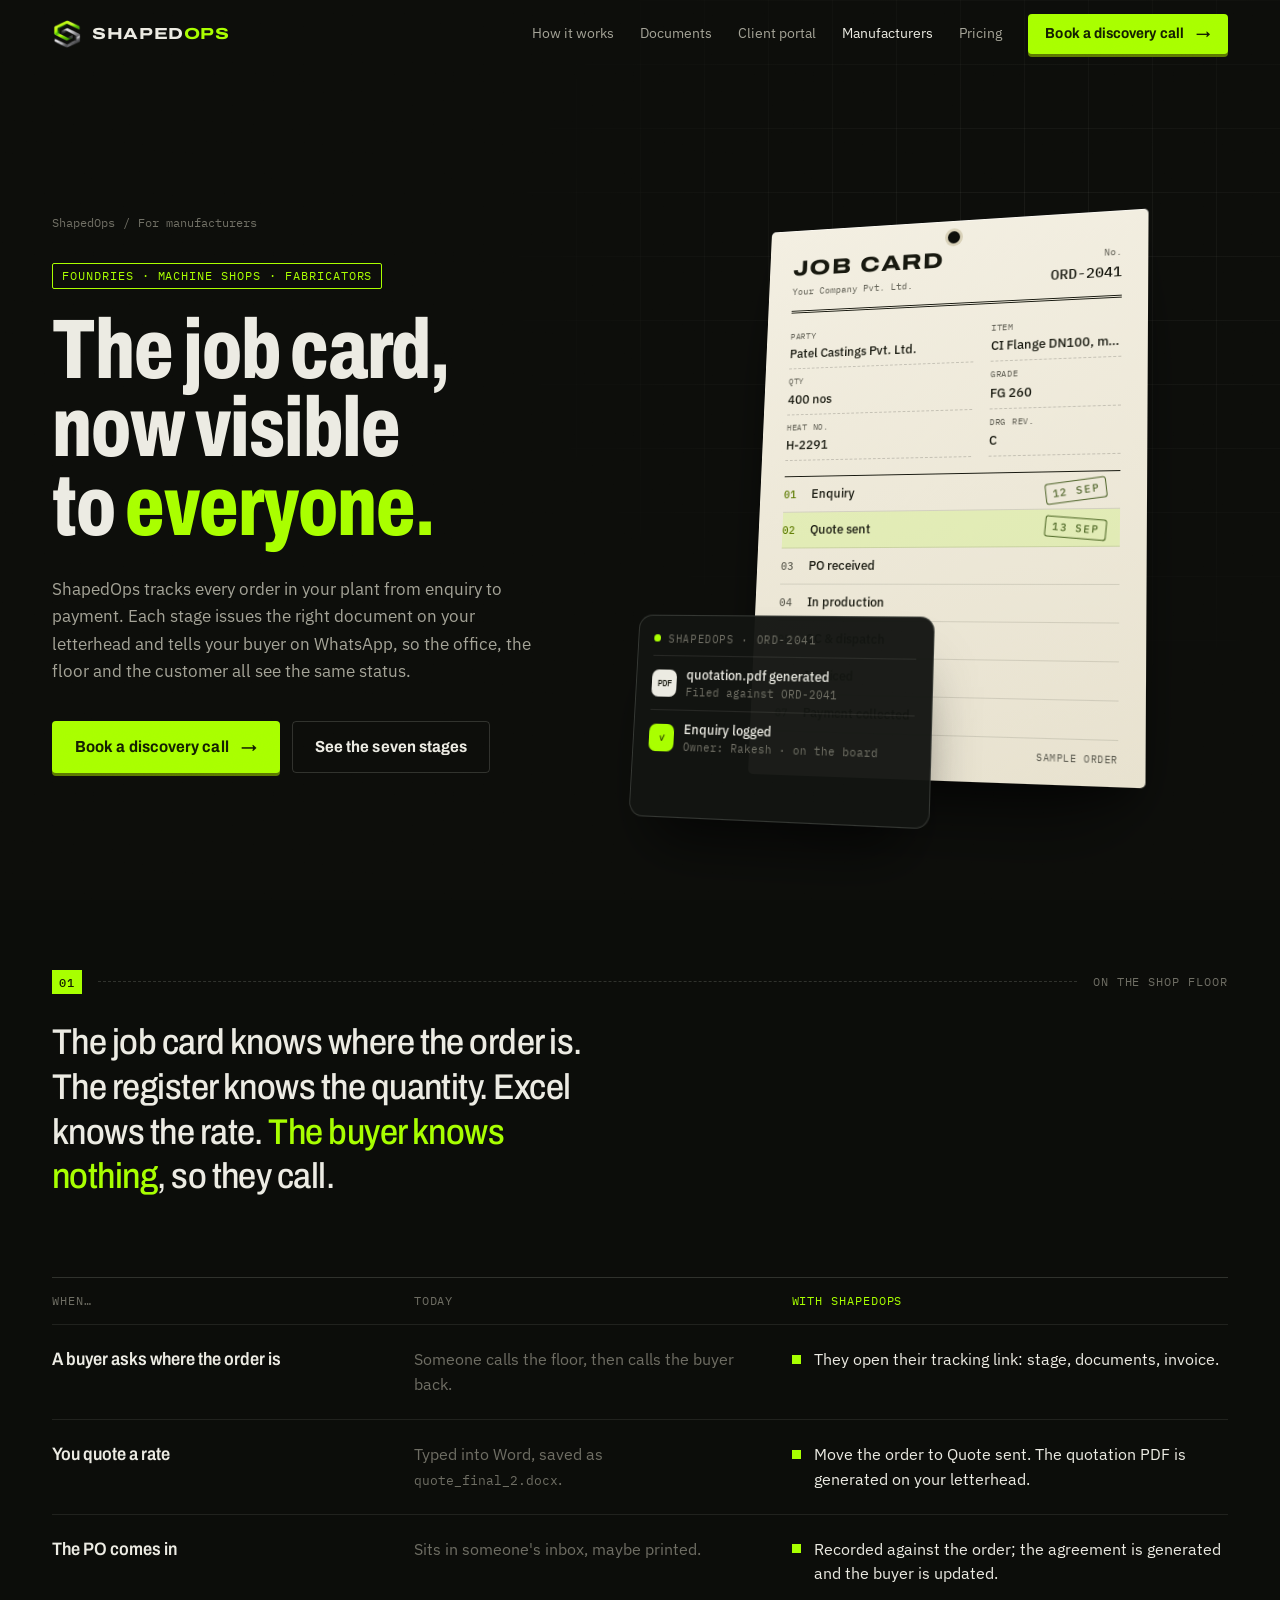
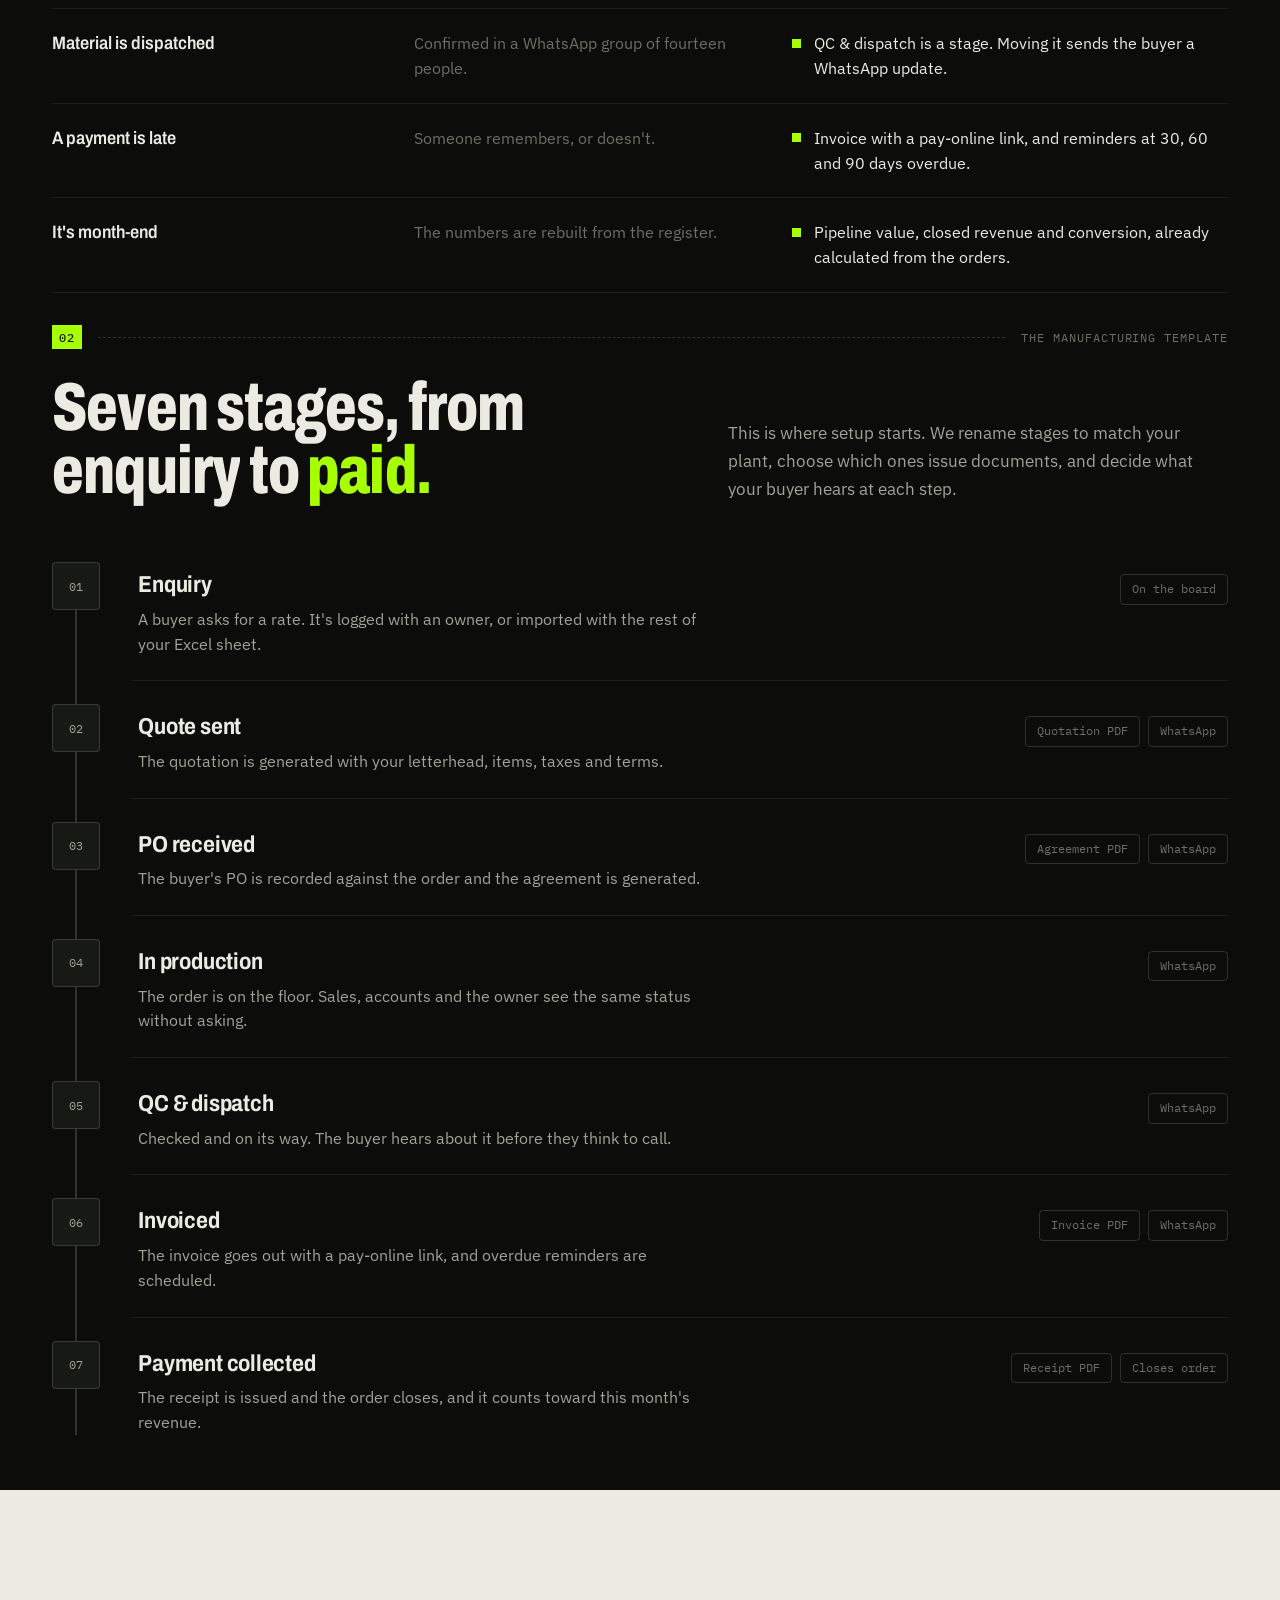
<file: manufacturers/index.html>
<!DOCTYPE html>
<html lang="en">
<head>
<meta charset="utf-8">
<meta name="viewport" content="width=device-width, initial-scale=1">
<title>Order Tracking for Manufacturers &amp; Foundries | ShapedOps</title>
<meta name="description" content="Order tracking for foundries, machine shops and fabricators: stage-wise quotations, invoices and receipts, WhatsApp updates and a tracking link for buyers.">
<link rel="canonical" href="https://www.shapedops.com/manufacturers">
<meta name="theme-color" content="#0c0d0a">
<meta property="og:site_name" content="ShapedOps">
<meta property="og:title" content="ShapedOps for manufacturers, foundries &amp; machine shops">
<meta property="og:description" content="The job card, now visible to your whole office and your buyer. Every order from enquiry to payment, with documents and WhatsApp updates at each stage.">
<meta property="og:image" content="https://www.shapedops.com/shapedops-og.jpg">
<meta property="og:image:width" content="1200">
<meta property="og:image:height" content="630">
<meta property="og:image:alt" content="ShapedOps: every order, enquiry to payment, on one line — a conveyor carrying orders through seven stages">
<meta property="og:url" content="https://www.shapedops.com/manufacturers">
<meta property="og:type" content="website">
<meta name="twitter:card" content="summary_large_image">
<meta name="twitter:title" content="ShapedOps for manufacturers, foundries &amp; machine shops">
<meta name="twitter:description" content="Every order from enquiry to payment, with documents and WhatsApp updates at each stage. Built in Ahmedabad.">
<meta name="twitter:image" content="https://www.shapedops.com/shapedops-og.jpg">
<link rel="icon" href="/shapedops-icon.png" type="image/png">
<link rel="apple-touch-icon" href="/shapedops-icon.png">

<script>document.documentElement.classList.add("js");setTimeout(function(){if(!window.__so)document.documentElement.classList.remove("js")},4000);</script>

<link rel="preconnect" href="https://fonts.googleapis.com">
<link rel="preconnect" href="https://fonts.gstatic.com" crossorigin>
<link rel="stylesheet" href="https://fonts.googleapis.com/css2?family=Archivo:wdth,wght@62..125,400..800&family=IBM+Plex+Mono:wght@400;500&family=IBM+Plex+Sans:wght@400;500;600&display=swap">
<link rel="stylesheet" href="/assets/css/site.css">

<script type="application/ld+json">
{
  "@context": "https://schema.org",
  "@graph": [
    {
      "@type": "BreadcrumbList",
      "itemListElement": [
        { "@type": "ListItem", "position": 1, "name": "ShapedOps", "item": "https://www.shapedops.com/" },
        { "@type": "ListItem", "position": 2, "name": "For Manufacturers & Foundries", "item": "https://www.shapedops.com/manufacturers" }
      ]
    },
    {
      "@type": "WebPage",
      "@id": "https://www.shapedops.com/manufacturers#webpage",
      "url": "https://www.shapedops.com/manufacturers",
      "name": "Order tracking and CRM for manufacturers and foundries",
      "about": { "@id": "https://www.shapedops.com/#software" },
      "publisher": { "@id": "https://www.ashlyticss.com/#organization" }
    },
    {
      "@type": "FAQPage",
      "@id": "https://www.shapedops.com/manufacturers#faq",
      "mainEntity": [
        { "@type": "Question", "name": "Can ShapedOps track heat numbers, material grades or drawing revisions?", "acceptedAnswer": { "@type": "Answer", "text": "Yes. During setup we add custom fields for whatever your shop tracks — heat number, grade, drawing revision, pattern number, transporter — and they sit on the order record next to quantity, rate and stage." } },
        { "@type": "Question", "name": "Which documents does ShapedOps generate?", "acceptedAnswer": { "@type": "Answer", "text": "Quotations, agreements, invoices, payment receipts and completion certificates, on your letterhead, each at the stage you choose. Dispatch is tracked as a stage on the order: when it moves, your buyer gets a WhatsApp update." } },
        { "@type": "Question", "name": "Do we have to replace our accounting software?", "acceptedAnswer": { "@type": "Answer", "text": "No. ShapedOps is not an accounting package. It tracks the order from enquiry to payment collection and issues the client-facing documents; your books can stay where they are, and owners can export data at any time." } },
        { "@type": "Question", "name": "We run orders on Excel, a register and WhatsApp groups. Can we still start?", "acceptedAnswer": { "@type": "Answer", "text": "Yes — that is where most manufacturers start. We import the sheets you already keep, flag possible duplicates before anything is saved, and set the stages up around how your orders move today." } },
        { "@type": "Question", "name": "Can our buyers check order status themselves?", "acceptedAnswer": { "@type": "Answer", "text": "Yes. Every order has a tracking link that opens in any browser, with the current stage, documents to download and invoices to pay. No app and no login." } },
        { "@type": "Question", "name": "Do you work with manufacturers outside India?", "acceptedAnswer": { "@type": "Answer", "text": "Yes. ShapedOps is built in Ahmedabad, India, and works for manufacturing and trading businesses anywhere in the world — setup, training and support all happen online." } }
      ]
    }
  ]
}
</script>

<script defer src="/assets/js/site.js"></script>
</head>
<body>
<a class="skip-link" href="#main">Skip to content</a>

<header class="site-header" id="top">
  <div class="wrap">
    <a class="brand" href="/" aria-label="ShapedOps home">
      <img src="/shapedops-icon.png" alt="" width="30" height="30">
      <span class="brand-word">SHAPED<b>OPS</b></span>
    </a>
    <nav class="nav" aria-label="Primary">
      <a href="/#flow">How it works</a>
      <a href="/#documents">Documents</a>
      <a href="/#clients" class="nav-hide-md">Client portal</a>
      <a href="/manufacturers" aria-current="page">Manufacturers</a>
      <a href="/#pricing">Pricing</a>
      <a class="btn btn-sm" href="/#access">Book a discovery call <span class="arr" aria-hidden="true">→</span></a>
    </nav>
    <button class="menu-btn" type="button" aria-label="Open menu" aria-expanded="false" aria-controls="mobile-menu"><span></span><span></span><span></span></button>
  </div>
</header>
<nav class="mobile-menu" id="mobile-menu" aria-label="Mobile">
  <a href="/#flow">How it works</a>
  <a href="/#documents">Documents</a>
  <a href="/#clients">Client portal</a>
  <a href="/manufacturers" aria-current="page">Manufacturers</a>
  <a href="/#pricing">Pricing</a>
  <a class="btn" href="/#access">Book a discovery call <span class="arr" aria-hidden="true">→</span></a>
</nav>

<main id="main">

<!-- ============================================================ HERO -->
<section class="page-hero m-hero" aria-labelledby="m-title">
  <div class="wrap m-hero-grid">
    <div class="m-hero-copy">
      <nav class="crumbs" aria-label="Breadcrumb"><a href="/">ShapedOps</a><span aria-hidden="true">/</span>For manufacturers</nav>
      <p class="kicker">Foundries · machine shops · fabricators</p>
      <h1 id="m-title" class="split">The job card, now visible to <span class="mark">everyone.</span></h1>
      <p class="lede reveal d1">ShapedOps tracks every order in your plant from enquiry to payment. Each stage issues the right document on your letterhead and tells your buyer on WhatsApp, so the office, the floor and the customer all see the same status.</p>
      <div class="hero-ctas reveal d2">
        <a class="btn" href="/#access">Book a discovery call <span class="arr" aria-hidden="true">→</span></a>
        <a class="btn btn-ghost" href="#template">See the seven stages</a>
      </div>
    </div>

    <div class="jc-scene" aria-hidden="true">
      <div class="jc-rig" data-jobcard>
        <div class="jobcard">
          <div class="jc-hole"></div>
          <div class="jc-head">
            <div><b>JOB CARD</b><small>Your Company Pvt. Ltd.</small></div>
            <div class="jc-no">No.<span>ORD-2041</span></div>
          </div>
          <dl class="jc-fields">
            <div><dt>Party</dt><dd>Patel Castings Pvt. Ltd.</dd></div>
            <div><dt>Item</dt><dd>CI Flange DN100, machined</dd></div>
            <div><dt>Qty</dt><dd>400 nos</dd></div>
            <div><dt>Grade</dt><dd>FG 260</dd></div>
            <div><dt>Heat no.</dt><dd>H-2291</dd></div>
            <div><dt>Drg rev.</dt><dd>C</dd></div>
          </dl>
          <ol class="jc-stages">
            <li data-doc=""><span>01</span>Enquiry<i class="stamp">12 SEP</i></li>
            <li data-doc="quotation.pdf"><span>02</span>Quote sent<i class="stamp">13 SEP</i></li>
            <li data-doc="agreement.pdf"><span>03</span>PO received<i class="stamp">16 SEP</i></li>
            <li data-doc=""><span>04</span>In production<i class="stamp">17 SEP</i></li>
            <li data-doc=""><span>05</span>QC &amp; dispatch<i class="stamp">25 SEP</i></li>
            <li data-doc="invoice.pdf"><span>06</span>Invoiced<i class="stamp">25 SEP</i></li>
            <li data-doc="receipt.pdf"><span>07</span>Payment collected<i class="stamp">PAID</i></li>
          </ol>
          <div class="jc-foot">Sample order</div>
        </div>

        <div class="jc-feed">
          <div class="jc-feed-h"><span class="live"></span>ShapedOps · ORD-2041</div>
          <ul class="jc-events"></ul>
        </div>
      </div>
    </div>
  </div>
</section>

<!-- ===================================================== 01 PROBLEM -->
<section class="section defer-render" aria-labelledby="m-today" style="padding-top:clamp(40px,6vw,80px)">
  <div class="wrap">
    <div class="sec-label"><span class="n">01</span><span class="rule"></span><span class="tag">On the shop floor</span></div>
    <h2 id="m-today" class="sr-only">How orders are tracked today, and with ShapedOps</h2>
    <p class="quote-pain reveal">The job card knows where the order is. The register knows the quantity. Excel knows the rate. <em>The buyer knows nothing</em>, so they call.</p>

    <div class="compare" role="table" aria-label="Today compared with ShapedOps">
      <div class="cmp-row cmp-head" role="row">
        <span role="columnheader">When…</span><span role="columnheader">Today</span><span role="columnheader">With ShapedOps</span>
      </div>
      <div class="cmp-row reveal" role="row">
        <b role="rowheader">A buyer asks where the order is</b>
        <span role="cell">Someone calls the floor, then calls the buyer back.</span>
        <span role="cell">They open their tracking link: stage, documents, invoice.</span>
      </div>
      <div class="cmp-row reveal" role="row">
        <b role="rowheader">You quote a rate</b>
        <span role="cell">Typed into Word, saved as <em>quote_final_2.docx</em>.</span>
        <span role="cell">Move the order to Quote sent. The quotation PDF is generated on your letterhead.</span>
      </div>
      <div class="cmp-row reveal" role="row">
        <b role="rowheader">The PO comes in</b>
        <span role="cell">Sits in someone's inbox, maybe printed.</span>
        <span role="cell">Recorded against the order; the agreement is generated and the buyer is updated.</span>
      </div>
      <div class="cmp-row reveal" role="row">
        <b role="rowheader">Material is dispatched</b>
        <span role="cell">Confirmed in a WhatsApp group of fourteen people.</span>
        <span role="cell">QC &amp; dispatch is a stage. Moving it sends the buyer a WhatsApp update.</span>
      </div>
      <div class="cmp-row reveal" role="row">
        <b role="rowheader">A payment is late</b>
        <span role="cell">Someone remembers, or doesn't.</span>
        <span role="cell">Invoice with a pay-online link, and reminders at 30, 60 and 90 days overdue.</span>
      </div>
      <div class="cmp-row reveal" role="row">
        <b role="rowheader">It's month-end</b>
        <span role="cell">The numbers are rebuilt from the register.</span>
        <span role="cell">Pipeline value, closed revenue and conversion, already calculated from the orders.</span>
      </div>
    </div>
  </div>
</section>

<!-- ==================================================== 02 TEMPLATE -->
<section class="section defer-render" id="template" aria-labelledby="m-template" style="padding-top:0">
  <div class="wrap">
    <div class="sec-label"><span class="n">02</span><span class="rule"></span><span class="tag">The manufacturing template</span></div>
    <div class="section-head">
      <h2 id="m-template" class="split">Seven stages, from enquiry to <span class="mark">paid.</span></h2>
      <p class="lede reveal">This is where setup starts. We rename stages to match your plant, choose which ones issue documents, and decide what your buyer hears at each step.</p>
    </div>

    <ol class="stage-rows" data-fill>
      <li><span class="sn">01</span><div><h3>Enquiry</h3><p>A buyer asks for a rate. It's logged with an owner, or imported with the rest of your Excel sheet.</p></div><div class="outs"><em>On the board</em></div></li>
      <li><span class="sn">02</span><div><h3>Quote sent</h3><p>The quotation is generated with your letterhead, items, taxes and terms.</p></div><div class="outs"><em class="pdf">Quotation PDF</em><em class="wa">WhatsApp</em></div></li>
      <li><span class="sn">03</span><div><h3>PO received</h3><p>The buyer's PO is recorded against the order and the agreement is generated.</p></div><div class="outs"><em class="pdf">Agreement PDF</em><em class="wa">WhatsApp</em></div></li>
      <li><span class="sn">04</span><div><h3>In production</h3><p>The order is on the floor. Sales, accounts and the owner see the same status without asking.</p></div><div class="outs"><em class="wa">WhatsApp</em></div></li>
      <li><span class="sn">05</span><div><h3>QC &amp; dispatch</h3><p>Checked and on its way. The buyer hears about it before they think to call.</p></div><div class="outs"><em class="wa">WhatsApp</em></div></li>
      <li><span class="sn">06</span><div><h3>Invoiced</h3><p>The invoice goes out with a pay-online link, and overdue reminders are scheduled.</p></div><div class="outs"><em class="pdf">Invoice PDF</em><em class="wa">WhatsApp</em></div></li>
      <li><span class="sn">07</span><div><h3>Payment collected</h3><p>The receipt is issued and the order closes, and it counts toward this month's revenue.</p></div><div class="outs"><em class="pdf">Receipt PDF</em><em>Closes order</em></div></li>
    </ol>
  </div>
</section>

<!-- ===================================================== 03 RECORD -->
<section class="section paper defer-render" aria-labelledby="m-record">
  <div class="wrap">
    <div class="sec-label"><span class="n">03</span><span class="rule"></span><span class="tag">On the record</span></div>
    <div class="section-head">
      <h2 id="m-record" class="split">Your fields. Your paperwork. <span class="soft">One order record.</span></h2>
      <p class="lede reveal">Everything the job card, the register and the Excel sheet used to hold, kept on the order, and turned into documents when the order moves.</p>
    </div>

    <div class="record-grid">
      <div class="reveal">
        <p class="kicker">Documents it generates</p>
        <ul class="doclist">
          <li><b>Quotation</b><span>at Quote sent</span></li>
          <li><b>Agreement</b><span>at PO received</span></li>
          <li><b>Invoice</b><span>at Invoiced · with pay link</span></li>
          <li><b>Payment receipt</b><span>at Payment collected</span></li>
          <li><b>Completion certificate</b><span>when you need one</span></li>
        </ul>
        <p class="doc-note">All on your letterhead, filed against the order, and downloadable by your buyer from their tracking link.</p>
      </div>
      <div class="reveal d1">
        <p class="kicker">Fields your shop already tracks</p>
        <div class="chips paper-chips">
          <span class="chip">Heat no.</span><span class="chip">Material grade</span><span class="chip">Drawing rev.</span>
          <span class="chip">Pattern no.</span><span class="chip">Casting weight</span><span class="chip">Machining allowance</span>
          <span class="chip">Transporter</span><span class="chip">Vehicle no.</span><span class="chip">LR no.</span>
          <span class="chip">Buyer PO no.</span>
        </div>
        <p class="doc-note">Examples. Custom fields are set up with you during implementation, and your branding goes on everything your buyer sees.</p>
      </div>
    </div>
  </div>
</section>

<!-- ======================================================= 04 WHO -->
<section class="section defer-render" aria-labelledby="m-who">
  <div class="wrap">
    <div class="sec-label"><span class="n">04</span><span class="rule"></span><span class="tag">Who it's for</span></div>
    <div class="section-head">
      <h2 id="m-who" class="split">Built for plants that run on <span class="soft">orders, not subscriptions.</span></h2>
      <p class="lede reveal">Small and mid-size manufacturers anywhere in the world. The kind of business where an order is a physical thing that has to be made, checked, loaded and paid for.</p>
    </div>
    <div class="cards3">
      <div class="card3 reveal"><span class="n">Foundries &amp; castings</span><h3>Heat, grade and pattern on every order</h3><p>Quotations at enquiry, updates as castings move through production and fettling, and payment tracked to the last invoice.</p></div>
      <div class="card3 reveal d1"><span class="n">Machine shops</span><h3>Drawing revisions where everyone can see them</h3><p>Job-work and batch orders on one board, with the buyer's PO and drawing reference kept against each one.</p></div>
      <div class="card3 reveal d2"><span class="n">Fabricators</span><h3>Milestones that match how you get paid</h3><p>Advance, stage payments and balance tracked per order, with reminders that go out on schedule.</p></div>
      <div class="card3 reveal"><span class="n">Component manufacturers</span><h3>Repeat buyers, repeat orders</h3><p>Every party's history in one place: past quotes, POs, invoices and what's still due.</p></div>
      <div class="card3 reveal d1"><span class="n">Traders &amp; exporters</span><h3>From enquiry to payment without the spreadsheet</h3><p>Rates, quantities and documents on the order, and a tracking link your buyer can open anywhere.</p></div>
      <div class="card3 reveal d2"><span class="n">Freight &amp; logistics</span><h3>A template of its own</h3><p>Booking, transit, customs and delivery stages, with the same documents and WhatsApp updates. <a class="link-arrow" href="/logistics">See the logistics template <span aria-hidden="true">→</span></a></p></div>
    </div>
  </div>
</section>

<!-- ======================================================= 05 FAQ -->
<section class="section defer-render" id="faq" aria-labelledby="m-faq" style="padding-top:0">
  <div class="wrap">
    <div class="sec-label"><span class="n">05</span><span class="rule"></span><span class="tag">Questions</span></div>
    <div class="section-head">
      <h2 id="m-faq" class="split">What manufacturers ask us.</h2>
      <p class="lede reveal">Something else? Message us on WhatsApp at +91 90998 67128.</p>
    </div>
    <div class="faq">
      <details><summary>Can ShapedOps track heat numbers, material grades or drawing revisions?<span class="pm" aria-hidden="true"></span></summary><div class="ans">Yes. During setup we add custom fields for whatever your shop tracks (heat number, grade, drawing revision, pattern number, transporter) and they sit on the order record next to quantity, rate and stage.</div></details>
      <details><summary>Which documents does ShapedOps generate?<span class="pm" aria-hidden="true"></span></summary><div class="ans">Quotations, agreements, invoices, payment receipts and completion certificates, on your letterhead, each at the stage you choose. Dispatch is tracked as a stage on the order: when it moves, your buyer gets a WhatsApp update.</div></details>
      <details><summary>Do we have to replace our accounting software?<span class="pm" aria-hidden="true"></span></summary><div class="ans">No. ShapedOps isn't an accounting package. It tracks the order from enquiry to payment collection and issues the client-facing documents; your books can stay where they are, and owners can export data at any time.</div></details>
      <details><summary>We run orders on Excel, a register and WhatsApp groups. Can we still start?<span class="pm" aria-hidden="true"></span></summary><div class="ans">Yes. That's where most manufacturers start. We import the sheets you already keep, flag possible duplicates before anything is saved, and set the stages up around how your orders move today.</div></details>
      <details><summary>Can our buyers check order status themselves?<span class="pm" aria-hidden="true"></span></summary><div class="ans">Yes. Every order has a tracking link that opens in any browser, with the current stage, documents to download and invoices to pay. No app and no login.</div></details>
      <details><summary>Do you work with manufacturers outside India?<span class="pm" aria-hidden="true"></span></summary><div class="ans">Yes. ShapedOps is built in Ahmedabad, India, and works for manufacturing and trading businesses anywhere in the world: setup, training and support all happen online.</div></details>
    </div>
  </div>
</section>

<!-- ======================================================= 06 CTA -->
<section class="section defer-render" aria-labelledby="m-cta" style="padding-top:0">
  <div class="wrap">
    <div class="cta-band reveal">
      <div>
        <p class="kicker">Early access</p>
        <h2 id="m-cta">Tell us how your orders <span class="mark">run today.</span></h2>
        <p class="body-muted">A discovery call, then a written proposal and fixed quote within 2–3 business days. Priced as an implementation, not per seat.</p>
      </div>
      <div class="cta-band-actions">
        <a class="btn" href="/#access">Book a discovery call <span class="arr" aria-hidden="true">→</span></a>
        <a class="btn btn-ghost" href="/#get-quote">Get a quote</a>
        <a class="link-arrow" href="https://wa.me/919099867128" target="_blank" rel="noopener noreferrer">WhatsApp +91 90998 67128 <span aria-hidden="true">↗</span></a>
      </div>
    </div>
  </div>
</section>

</main>

<footer class="site-footer defer-render">
  <div class="wrap">
    <div class="foot-grid">
      <div class="foot-about">
        <a class="brand" href="/" aria-label="ShapedOps home"><img src="/shapedops-icon.png" alt="" width="30" height="30"><span class="brand-word">SHAPED<b>OPS</b></span></a>
        <p>The order-to-cash system for manufacturers, foundries and traders. Built and run by Ashlyticss in Ahmedabad.</p>
      </div>
      <div>
        <h4>Product</h4>
        <ul>
          <li><a href="/#flow">How an order moves</a></li>
          <li><a href="/#documents">Documents</a></li>
          <li><a href="/#clients">Client portal</a></li>
          <li><a href="/#pricing">Pricing</a></li>
          <li><a href="/#faq">FAQ</a></li>
        </ul>
      </div>
      <div>
        <h4>Solutions</h4>
        <ul>
          <li><a href="/whatsapp-order-updates">WhatsApp order updates</a></li>
          <li><a href="/payment-reminders">Payment reminders</a></li>
          <li><a href="/excel-order-tracking">Moving off Excel</a></li>
        </ul>
      </div>
      <div>
        <h4>Industries</h4>
        <ul>
          <li><a href="/manufacturers">Manufacturers &amp; foundries</a></li>
          <li><a href="/manufacturers">Machine shops &amp; fabricators</a></li>
          <li><a href="/logistics">Logistics &amp; freight</a></li>
        </ul>
      </div>
      <div>
        <h4>Contact</h4>
        <ul>
          <li><a href="https://wa.me/919099867128" target="_blank" rel="noopener noreferrer">WhatsApp +91 90998 67128</a></li>
          <li><a href="mailto:hello@ashlyticss.com">hello@ashlyticss.com</a></li>
          <li><a href="https://www.linkedin.com/company/ashlyticss/" target="_blank" rel="noopener noreferrer">LinkedIn</a></li>
          <li><a href="https://www.instagram.com/ashlytics.co" target="_blank" rel="noopener noreferrer">Instagram</a></li>
        </ul>
      </div>
    </div>
    <div class="foot-bottom">
      <span>© 2026 ShapedOps by Ashlyticss · Ahmedabad, Gujarat, India</span>
      <a href="https://www.ashlyticss.com" target="_blank" rel="noopener">Powered by Ashlyticss ↗</a>
    </div>
  </div>
</footer>
</body>
</html>
</file>
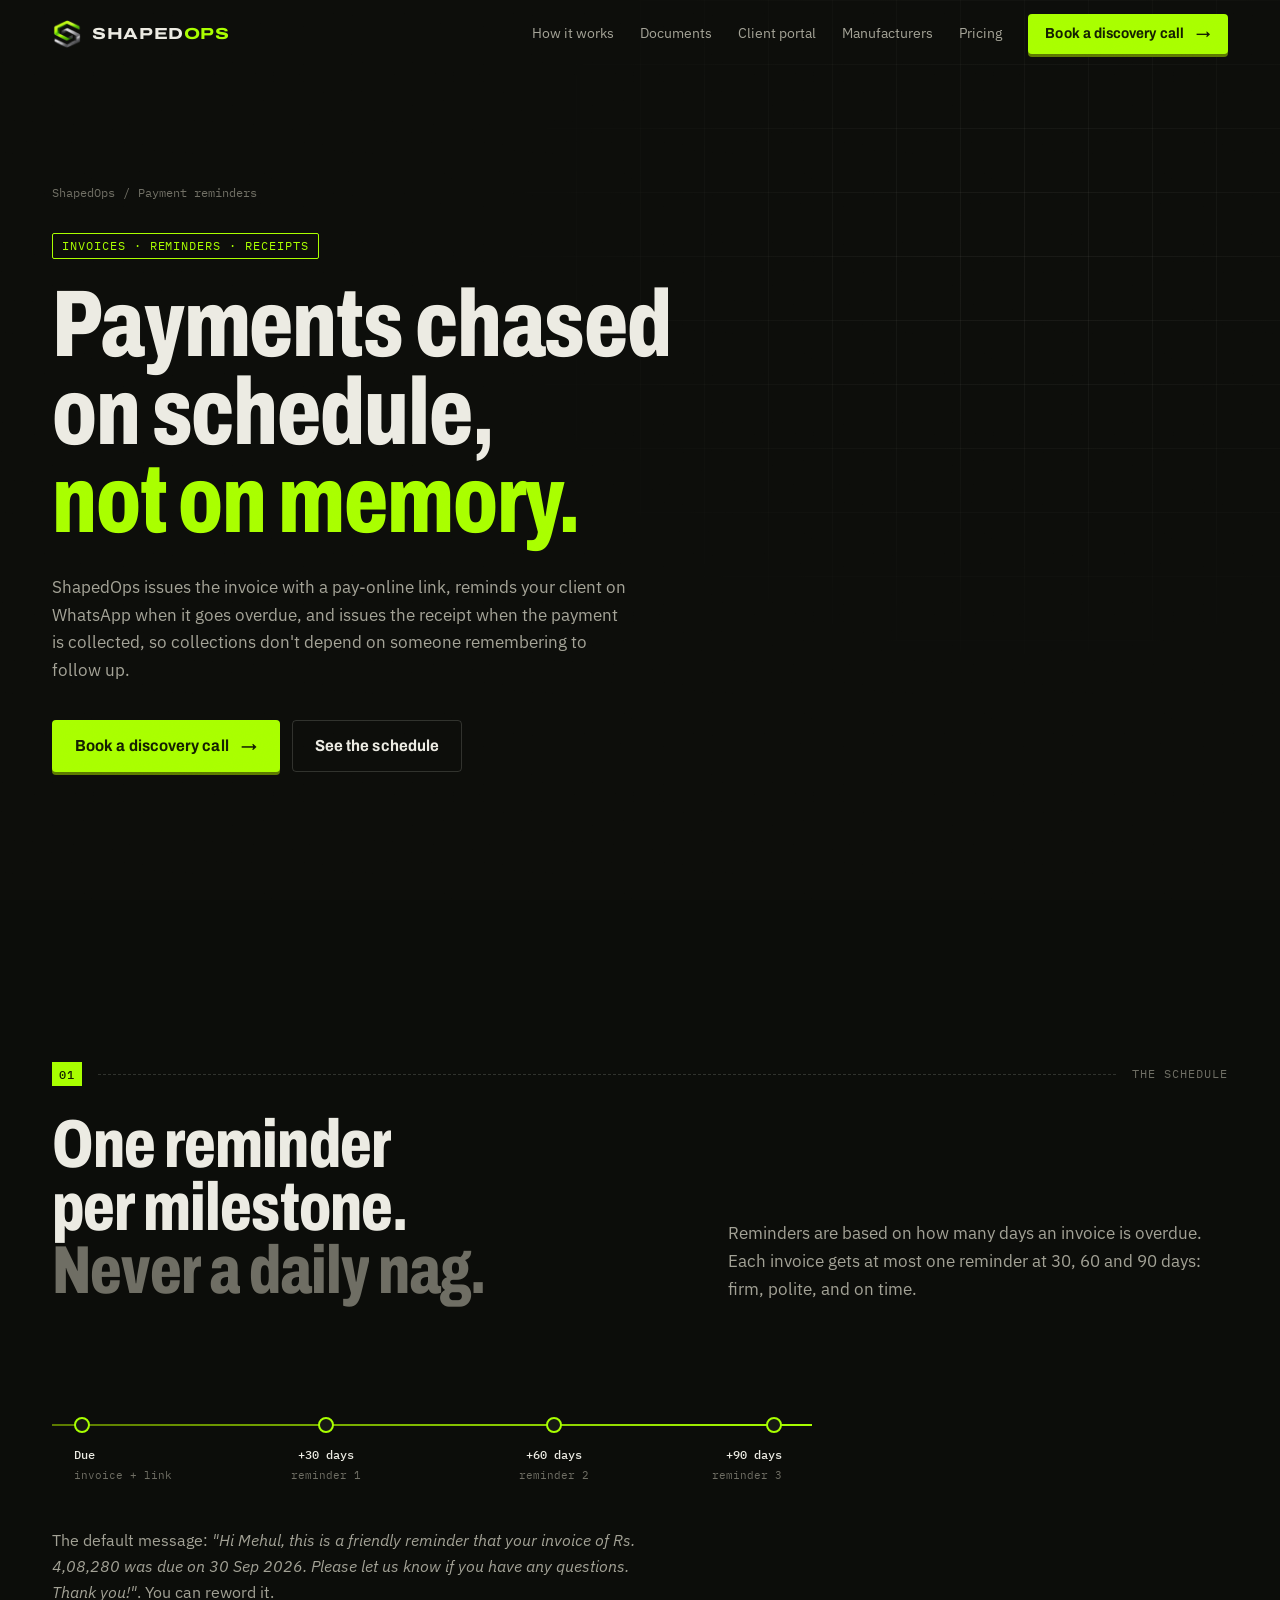
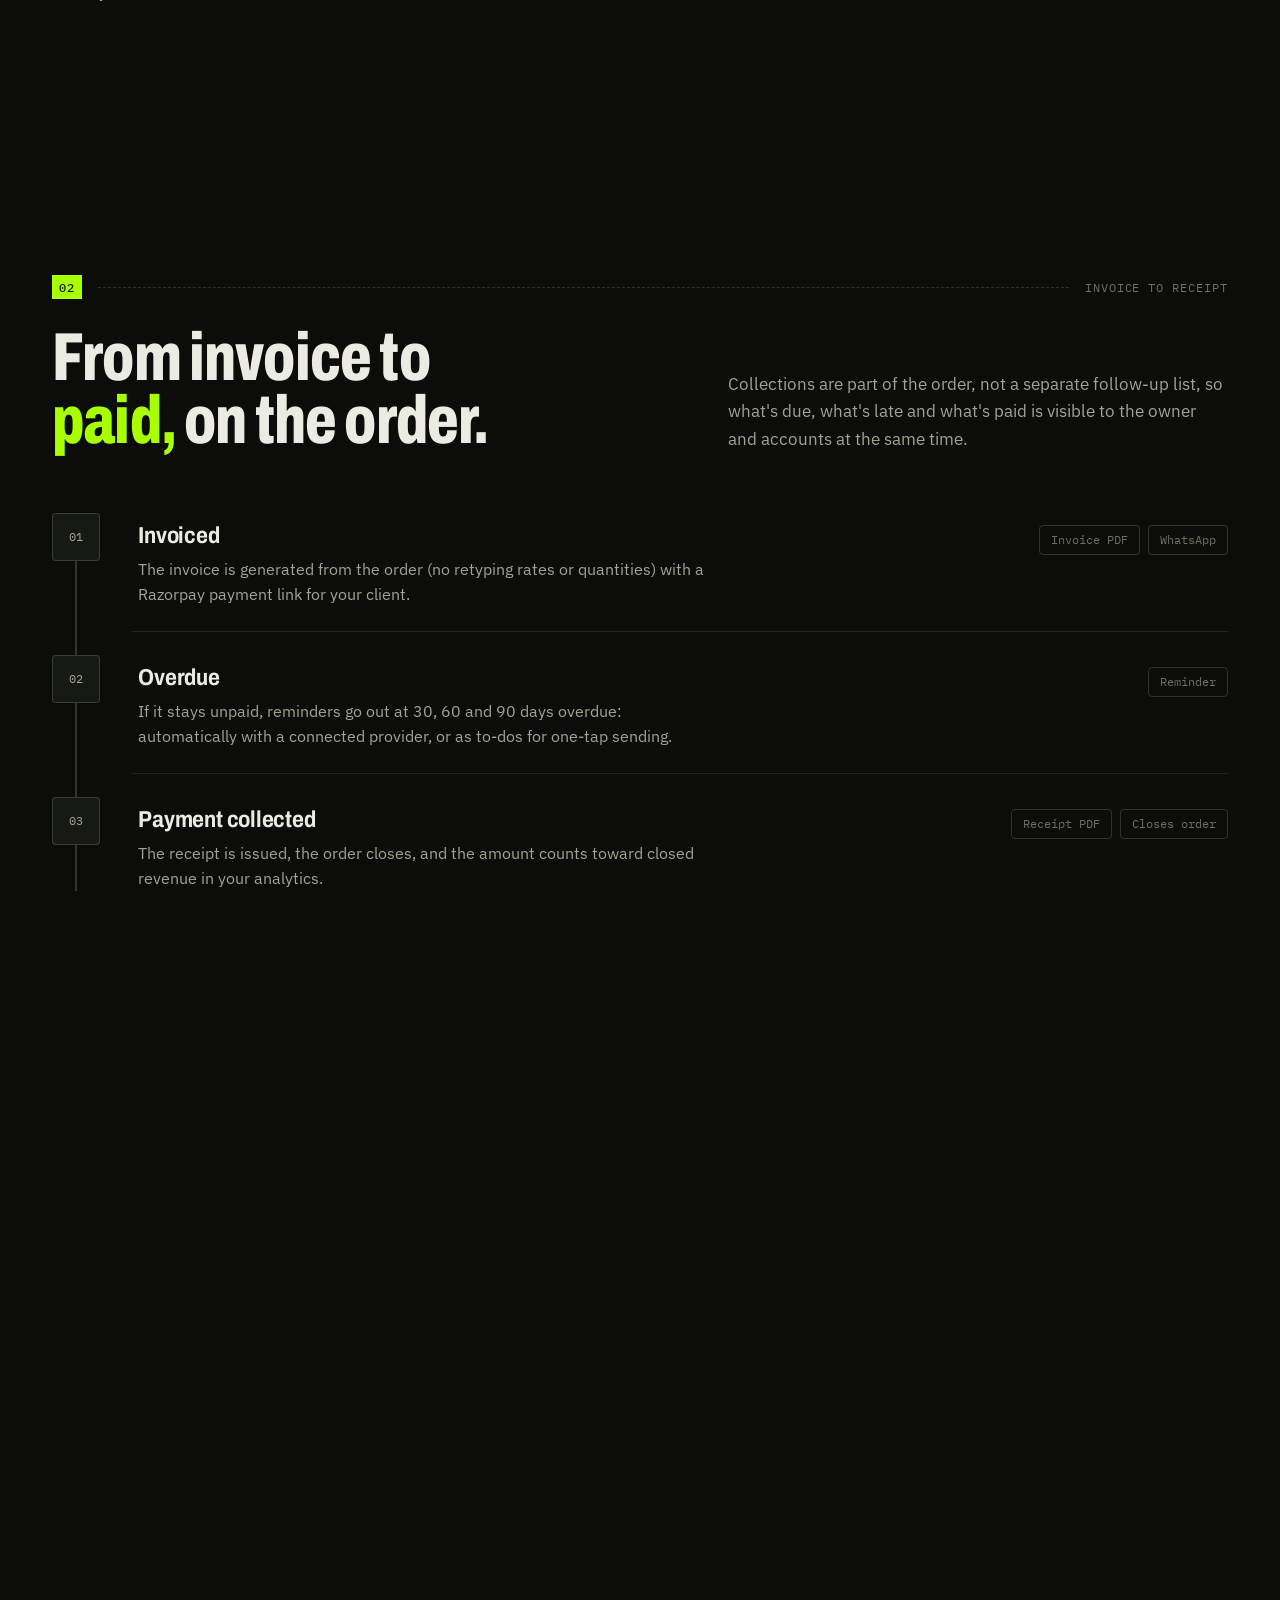
<file: payment-reminders/index.html>
<!DOCTYPE html>
<html lang="en">
<head>
<meta charset="utf-8">
<meta name="viewport" content="width=device-width, initial-scale=1">
<title>WhatsApp Payment Reminders for Overdue Invoices | ShapedOps</title>
<meta name="description" content="Invoices with a Razorpay pay link, WhatsApp reminders at 30, 60 and 90 days overdue — one per milestone — and a receipt when the payment lands.">
<link rel="canonical" href="https://www.shapedops.com/payment-reminders">
<meta name="theme-color" content="#0c0d0a">
<meta property="og:site_name" content="ShapedOps">
<meta property="og:title" content="Payment reminders that go out on schedule">
<meta property="og:description" content="Invoices with a Razorpay pay link, WhatsApp reminders at 30, 60 and 90 days overdue — one per milestone — and a receipt when the payment lands.">
<meta property="og:image" content="https://www.shapedops.com/shapedops-og.jpg">
<meta property="og:image:width" content="1200">
<meta property="og:image:height" content="630">
<meta property="og:image:alt" content="ShapedOps: every order, enquiry to payment, on one line — a conveyor carrying orders through seven stages">
<meta property="og:url" content="https://www.shapedops.com/payment-reminders">
<meta property="og:type" content="website">
<meta name="twitter:card" content="summary_large_image">
<meta name="twitter:title" content="Payment reminders that go out on schedule">
<meta name="twitter:description" content="Invoices with a Razorpay pay link, WhatsApp reminders at 30, 60 and 90 days overdue — one per milestone — and a receipt when the payment lands.">
<meta name="twitter:image" content="https://www.shapedops.com/shapedops-og.jpg">
<link rel="icon" href="/shapedops-icon.png" type="image/png">
<link rel="apple-touch-icon" href="/shapedops-icon.png">

<script>document.documentElement.classList.add("js");setTimeout(function(){if(!window.__so)document.documentElement.classList.remove("js")},4000);</script>

<link rel="preconnect" href="https://fonts.googleapis.com">
<link rel="preconnect" href="https://fonts.gstatic.com" crossorigin>
<link rel="stylesheet" href="https://fonts.googleapis.com/css2?family=Archivo:wdth,wght@62..125,400..800&family=IBM+Plex+Mono:wght@400;500&family=IBM+Plex+Sans:wght@400;500;600&display=swap">
<link rel="stylesheet" href="/assets/css/site.css">

<script type="application/ld+json">
{
  "@context": "https://schema.org",
  "@graph": [
    {
      "@type": "BreadcrumbList",
      "itemListElement": [
        {
          "@type": "ListItem",
          "position": 1,
          "name": "ShapedOps",
          "item": "https://www.shapedops.com/"
        },
        {
          "@type": "ListItem",
          "position": 2,
          "name": "Payment reminders",
          "item": "https://www.shapedops.com/payment-reminders"
        }
      ]
    },
    {
      "@type": "WebPage",
      "@id": "https://www.shapedops.com/payment-reminders#webpage",
      "url": "https://www.shapedops.com/payment-reminders",
      "name": "WhatsApp Payment Reminders for Overdue Invoices",
      "description": "Invoices with a Razorpay pay link, WhatsApp reminders at 30, 60 and 90 days overdue — one per milestone — and a receipt when the payment lands.",
      "about": {
        "@id": "https://www.shapedops.com/#software"
      },
      "publisher": {
        "@id": "https://www.ashlyticss.com/#organization"
      }
    },
    {
      "@type": "FAQPage",
      "@id": "https://www.shapedops.com/payment-reminders#faq",
      "mainEntity": [
        {
          "@type": "Question",
          "name": "Are payment reminders on by default?",
          "acceptedAnswer": {
            "@type": "Answer",
            "text": "No. An owner turns them on. When they do, a default reminder template is created so reminders work straight away, and you can reword it at any time."
          }
        },
        {
          "@type": "Question",
          "name": "How often does a client get reminded?",
          "acceptedAnswer": {
            "@type": "Answer",
            "text": "At most once per milestone: when an invoice reaches 30, 60 and 90 days overdue. An invoice already reminded at its current milestone is skipped until it crosses the next one."
          }
        },
        {
          "@type": "Question",
          "name": "How do clients pay?",
          "acceptedAnswer": {
            "@type": "Answer",
            "text": "Invoices carry a Razorpay payment link, and the invoice is also available on the client's order tracking link."
          }
        },
        {
          "@type": "Question",
          "name": "Do we need a WhatsApp Business provider for reminders?",
          "acceptedAnswer": {
            "@type": "Answer",
            "text": "No. With a provider connected, reminders send automatically. Without one, each due reminder appears as a to-do with the message already written, ready to send with one tap."
          }
        },
        {
          "@type": "Question",
          "name": "Does ShapedOps replace our accounting software?",
          "acceptedAnswer": {
            "@type": "Answer",
            "text": "No. It tracks each order through to payment collection and issues the client-facing invoice and receipt. Your books can stay where they are, and owners can export data at any time."
          }
        }
      ]
    }
  ]
}
</script>

<script defer src="/assets/js/site.js"></script>
</head>
<body>
<a class="skip-link" href="#main">Skip to content</a>

<header class="site-header" id="top">
  <div class="wrap">
    <a class="brand" href="/" aria-label="ShapedOps home">
      <img src="/shapedops-icon.png" alt="" width="30" height="30">
      <span class="brand-word">SHAPED<b>OPS</b></span>
    </a>
    <nav class="nav" aria-label="Primary">
      <a href="/#flow">How it works</a>
      <a href="/#documents">Documents</a>
      <a href="/#clients" class="nav-hide-md">Client portal</a>
      <a href="/manufacturers">Manufacturers</a>
      <a href="/#pricing">Pricing</a>
      <a class="btn btn-sm" href="/#access">Book a discovery call <span class="arr" aria-hidden="true">→</span></a>
    </nav>
    <button class="menu-btn" type="button" aria-label="Open menu" aria-expanded="false" aria-controls="mobile-menu"><span></span><span></span><span></span></button>
  </div>
</header>
<nav class="mobile-menu" id="mobile-menu" aria-label="Mobile">
  <a href="/#flow">How it works</a>
  <a href="/#documents">Documents</a>
  <a href="/#clients">Client portal</a>
  <a href="/manufacturers">Manufacturers</a>
  <a href="/#pricing">Pricing</a>
  <a class="btn" href="/#access">Book a discovery call <span class="arr" aria-hidden="true">→</span></a>
</nav>

<main id="main">

<section class="page-hero" aria-labelledby="p-title">
  <div class="wrap">
    <nav class="crumbs" aria-label="Breadcrumb"><a href="/">ShapedOps</a><span aria-hidden="true">/</span>Payment reminders</nav>
    <p class="kicker">Invoices · reminders · receipts</p>
    <h1 id="p-title" class="split">Payments chased on schedule, <span class="mark">not on memory.</span></h1>
    <p class="lede reveal d1">ShapedOps issues the invoice with a pay-online link, reminds your client on WhatsApp when it goes overdue, and issues the receipt when the payment is collected, so collections don't depend on someone remembering to follow up.</p>
    <div class="hero-ctas reveal d2">
      <a class="btn" href="/#access">Book a discovery call <span class="arr" aria-hidden="true">→</span></a>
      <a class="btn btn-ghost" href="#schedule">See the schedule</a>
    </div>
  </div>
</section>

<section class="section" id="schedule" aria-labelledby="p-sched" style="padding-top:clamp(40px,6vw,80px)">
  <div class="wrap">
    <div class="sec-label"><span class="n">01</span><span class="rule"></span><span class="tag">The schedule</span></div>
    <div class="section-head">
      <h2 id="p-sched" class="split">One reminder per milestone. <span class="soft">Never a daily nag.</span></h2>
      <p class="lede reveal">Reminders are based on how many days an invoice is overdue. Each invoice gets at most one reminder at 30, 60 and 90 days: firm, polite, and on time.</p>
    </div>
    <div class="spec-vis" data-inview aria-hidden="true" style="max-width:760px">
      <div class="remind">
        <div class="remind-line"></div>
        <div class="remind-pts">
          <div class="remind-pt" style="left:4%"><i></i><b>Due</b><small>invoice + link</small></div>
          <div class="remind-pt" style="left:36%"><i></i><b>+30 days</b><small>reminder 1</small></div>
          <div class="remind-pt" style="left:66%"><i></i><b>+60 days</b><small>reminder 2</small></div>
          <div class="remind-pt" style="left:95%"><i></i><b>+90 days</b><small>reminder 3</small></div>
        </div>
      </div>
    </div>
    <p class="body-muted reveal" style="margin-top:40px;max-width:62ch">The default message: <em>"Hi Mehul, this is a friendly reminder that your invoice of Rs. 4,08,280 was due on 30 Sep 2026. Please let us know if you have any questions. Thank you!"</em>. You can reword it.</p>
  </div>
</section>

<section class="section defer-render" aria-labelledby="p-cycle" style="padding-top:0">
  <div class="wrap">
    <div class="sec-label"><span class="n">02</span><span class="rule"></span><span class="tag">Invoice to receipt</span></div>
    <div class="section-head">
      <h2 id="p-cycle" class="split">From invoice to <span class="mark">paid,</span> on the order.</h2>
      <p class="lede reveal">Collections are part of the order, not a separate follow-up list, so what's due, what's late and what's paid is visible to the owner and accounts at the same time.</p>
    </div>
    <ol class="stage-rows" data-fill>
      <li><span class="sn">01</span><div><h3>Invoiced</h3><p>The invoice is generated from the order (no retyping rates or quantities) with a Razorpay payment link for your client.</p></div><div class="outs"><em class="pdf">Invoice PDF</em><em class="wa">WhatsApp</em></div></li>
      <li><span class="sn">02</span><div><h3>Overdue</h3><p>If it stays unpaid, reminders go out at 30, 60 and 90 days overdue: automatically with a connected provider, or as to-dos for one-tap sending.</p></div><div class="outs"><em class="wa">Reminder</em></div></li>
      <li><span class="sn">03</span><div><h3>Payment collected</h3><p>The receipt is issued, the order closes, and the amount counts toward closed revenue in your analytics.</p></div><div class="outs"><em class="pdf">Receipt PDF</em><em>Closes order</em></div></li>
    </ol>
  </div>
</section>

<!-- FAQ -->
<section class="section defer-render" id="faq" aria-labelledby="p-faq" style="padding-top:0">
  <div class="wrap">
    <div class="sec-label"><span class="n">04</span><span class="rule"></span><span class="tag">Questions</span></div>
    <div class="section-head">
      <h2 id="p-faq" class="split">Questions about reminders.</h2>
      <p class="lede reveal">Something else? Message us on WhatsApp at +91 90998 67128.</p>
    </div>
    <div class="faq">
      <details><summary>Are payment reminders on by default?<span class="pm" aria-hidden="true"></span></summary><div class="ans">No. An owner turns them on. When they do, a default reminder template is created so reminders work straight away, and you can reword it at any time.</div></details>
      <details><summary>How often does a client get reminded?<span class="pm" aria-hidden="true"></span></summary><div class="ans">At most once per milestone: when an invoice reaches 30, 60 and 90 days overdue. An invoice already reminded at its current milestone is skipped until it crosses the next one.</div></details>
      <details><summary>How do clients pay?<span class="pm" aria-hidden="true"></span></summary><div class="ans">Invoices carry a Razorpay payment link, and the invoice is also available on the client's order tracking link.</div></details>
      <details><summary>Do we need a WhatsApp Business provider for reminders?<span class="pm" aria-hidden="true"></span></summary><div class="ans">No. With a provider connected, reminders send automatically. Without one, each due reminder appears as a to-do with the message already written, ready to send with one tap.</div></details>
      <details><summary>Does ShapedOps replace our accounting software?<span class="pm" aria-hidden="true"></span></summary><div class="ans">No. It tracks each order through to payment collection and issues the client-facing invoice and receipt. Your books can stay where they are, and owners can export data at any time.</div></details>
    </div>
  </div>
</section>

<section class="section defer-render" aria-labelledby="p-cta" style="padding-top:0">
  <div class="wrap">
    <div class="cta-band reveal">
      <div>
        <p class="kicker">Early access</p>
        <h2 id="p-cta">Tell us how your orders <span class="mark">run today.</span></h2>
        <p class="body-muted">A discovery call, then a written proposal and fixed quote within 2–3 business days. Priced as an implementation, not per seat.</p>
      </div>
      <div class="cta-band-actions">
        <a class="btn" href="/#access">Book a discovery call <span class="arr" aria-hidden="true">→</span></a>
        <a class="btn btn-ghost" href="/#get-quote">Get a quote</a>
        <a class="link-arrow" href="https://wa.me/919099867128" target="_blank" rel="noopener noreferrer">WhatsApp +91 90998 67128 <span aria-hidden="true">↗</span></a>
      </div>
    </div>
  </div>
</section>

</main>

<footer class="site-footer defer-render">
  <div class="wrap">
    <div class="foot-grid">
      <div class="foot-about">
        <a class="brand" href="/" aria-label="ShapedOps home"><img src="/shapedops-icon.png" alt="" width="30" height="30"><span class="brand-word">SHAPED<b>OPS</b></span></a>
        <p>The order-to-cash system for manufacturers, foundries and traders. Built and run by Ashlyticss in Ahmedabad.</p>
      </div>
      <div>
        <h4>Product</h4>
        <ul>
          <li><a href="/#flow">How an order moves</a></li>
          <li><a href="/#documents">Documents</a></li>
          <li><a href="/#clients">Client portal</a></li>
          <li><a href="/#pricing">Pricing</a></li>
          <li><a href="/#faq">FAQ</a></li>
        </ul>
      </div>
      <div>
        <h4>Solutions</h4>
        <ul>
          <li><a href="/whatsapp-order-updates">WhatsApp order updates</a></li>
          <li><a href="/payment-reminders">Payment reminders</a></li>
          <li><a href="/excel-order-tracking">Moving off Excel</a></li>
        </ul>
      </div>
      <div>
        <h4>Industries</h4>
        <ul>
          <li><a href="/manufacturers">Manufacturers &amp; foundries</a></li>
          <li><a href="/manufacturers">Machine shops &amp; fabricators</a></li>
          <li><a href="/logistics">Logistics &amp; freight</a></li>
        </ul>
      </div>
      <div>
        <h4>Contact</h4>
        <ul>
          <li><a href="https://wa.me/919099867128" target="_blank" rel="noopener noreferrer">WhatsApp +91 90998 67128</a></li>
          <li><a href="mailto:hello@ashlyticss.com">hello@ashlyticss.com</a></li>
          <li><a href="https://www.linkedin.com/company/ashlyticss/" target="_blank" rel="noopener noreferrer">LinkedIn</a></li>
          <li><a href="https://www.instagram.com/ashlytics.co" target="_blank" rel="noopener noreferrer">Instagram</a></li>
        </ul>
      </div>
    </div>
    <div class="foot-bottom">
      <span>© 2026 ShapedOps by Ashlyticss · Ahmedabad, Gujarat, India</span>
      <a href="https://www.ashlyticss.com" target="_blank" rel="noopener">Powered by Ashlyticss ↗</a>
    </div>
  </div>
</footer>
</body>
</html>
</file>
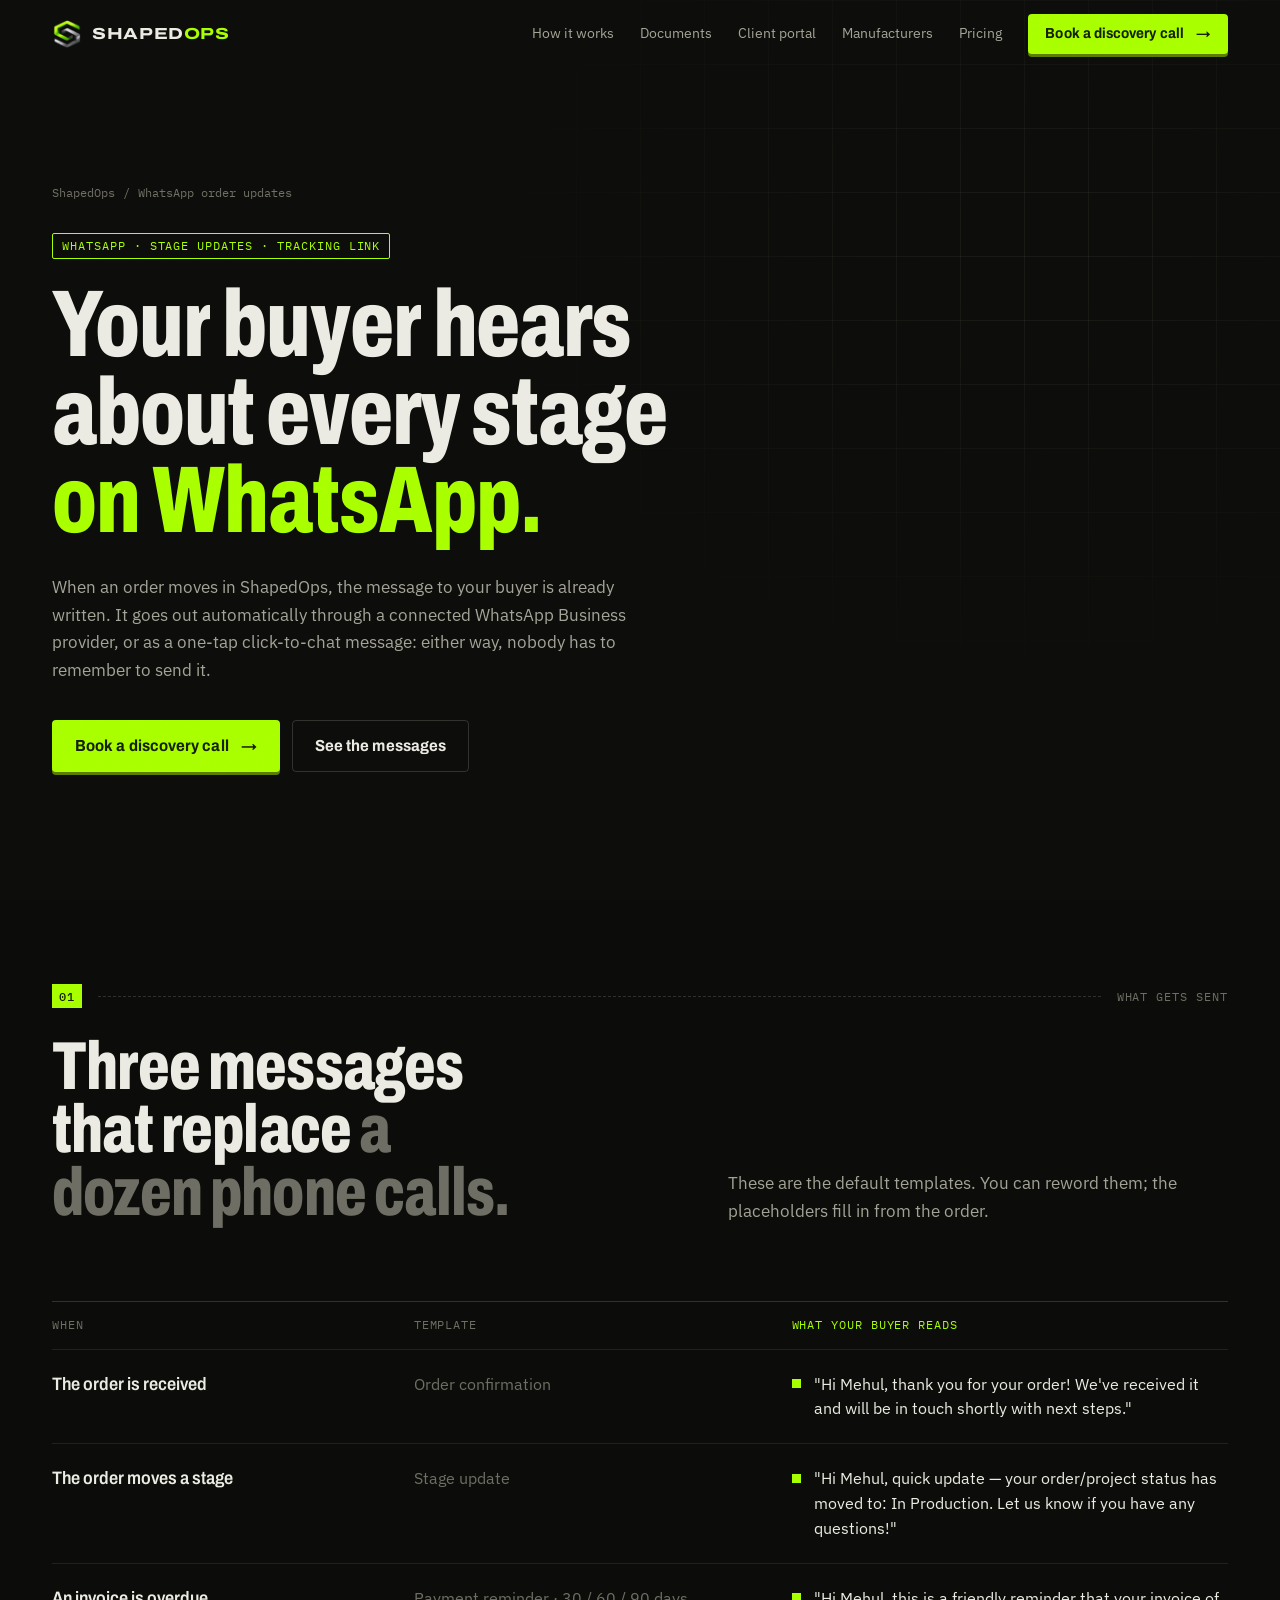
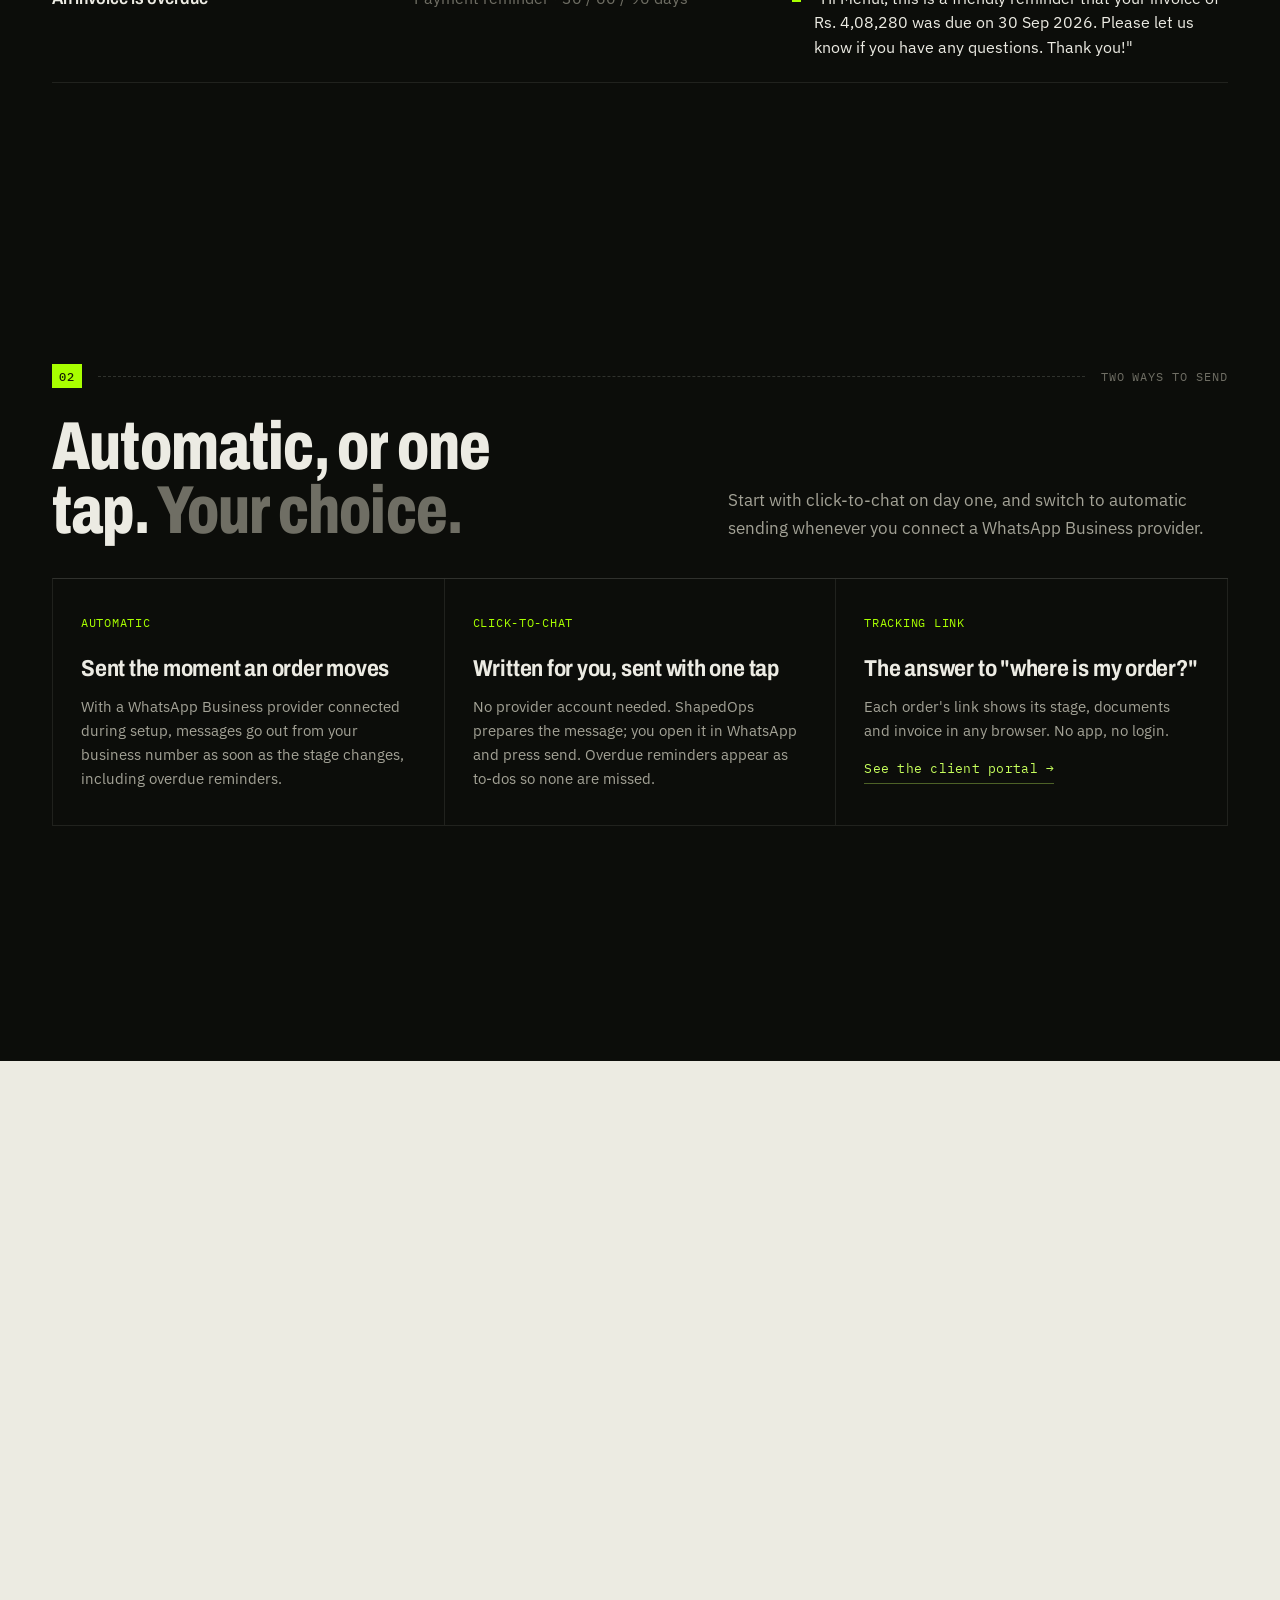
<file: whatsapp-order-updates/index.html>
<!DOCTYPE html>
<html lang="en">
<head>
<meta charset="utf-8">
<meta name="viewport" content="width=device-width, initial-scale=1">
<title>WhatsApp Order Updates for Manufacturers | ShapedOps</title>
<meta name="description" content="Send buyers a WhatsApp update every time an order moves: confirmation, stage updates and payment reminders from templates you control, plus a tracking link.">
<link rel="canonical" href="https://www.shapedops.com/whatsapp-order-updates">
<meta name="theme-color" content="#0c0d0a">
<meta property="og:site_name" content="ShapedOps">
<meta property="og:title" content="WhatsApp order updates your team never has to remember">
<meta property="og:description" content="Send buyers a WhatsApp update every time an order moves: confirmation, stage updates and payment reminders from templates you control, plus a tracking link.">
<meta property="og:image" content="https://www.shapedops.com/shapedops-og.jpg">
<meta property="og:image:width" content="1200">
<meta property="og:image:height" content="630">
<meta property="og:image:alt" content="ShapedOps: every order, enquiry to payment, on one line — a conveyor carrying orders through seven stages">
<meta property="og:url" content="https://www.shapedops.com/whatsapp-order-updates">
<meta property="og:type" content="website">
<meta name="twitter:card" content="summary_large_image">
<meta name="twitter:title" content="WhatsApp order updates your team never has to remember">
<meta name="twitter:description" content="Send buyers a WhatsApp update every time an order moves: confirmation, stage updates and payment reminders from templates you control, plus a tracking link.">
<meta name="twitter:image" content="https://www.shapedops.com/shapedops-og.jpg">
<link rel="icon" href="/shapedops-icon.png" type="image/png">
<link rel="apple-touch-icon" href="/shapedops-icon.png">

<script>document.documentElement.classList.add("js");setTimeout(function(){if(!window.__so)document.documentElement.classList.remove("js")},4000);</script>

<link rel="preconnect" href="https://fonts.googleapis.com">
<link rel="preconnect" href="https://fonts.gstatic.com" crossorigin>
<link rel="stylesheet" href="https://fonts.googleapis.com/css2?family=Archivo:wdth,wght@62..125,400..800&family=IBM+Plex+Mono:wght@400;500&family=IBM+Plex+Sans:wght@400;500;600&display=swap">
<link rel="stylesheet" href="/assets/css/site.css">

<script type="application/ld+json">
{
  "@context": "https://schema.org",
  "@graph": [
    {
      "@type": "BreadcrumbList",
      "itemListElement": [
        {
          "@type": "ListItem",
          "position": 1,
          "name": "ShapedOps",
          "item": "https://www.shapedops.com/"
        },
        {
          "@type": "ListItem",
          "position": 2,
          "name": "WhatsApp order updates",
          "item": "https://www.shapedops.com/whatsapp-order-updates"
        }
      ]
    },
    {
      "@type": "WebPage",
      "@id": "https://www.shapedops.com/whatsapp-order-updates#webpage",
      "url": "https://www.shapedops.com/whatsapp-order-updates",
      "name": "WhatsApp Order Updates for Manufacturers",
      "description": "Send buyers a WhatsApp update every time an order moves: confirmation, stage updates and payment reminders from templates you control, plus a tracking link.",
      "about": {
        "@id": "https://www.shapedops.com/#software"
      },
      "publisher": {
        "@id": "https://www.ashlyticss.com/#organization"
      }
    },
    {
      "@type": "FAQPage",
      "@id": "https://www.shapedops.com/whatsapp-order-updates#faq",
      "mainEntity": [
        {
          "@type": "Question",
          "name": "Do we need the WhatsApp Business API?",
          "acceptedAnswer": {
            "@type": "Answer",
            "text": "No. Every account can use click-to-chat: the message is written for you and sent with one tap from WhatsApp. If you want messages to go out automatically, we connect a WhatsApp Business provider during setup."
          }
        },
        {
          "@type": "Question",
          "name": "Which WhatsApp providers can you connect?",
          "acceptedAnswer": {
            "@type": "Answer",
            "text": "Visity is supported out of the box, and most other REST-based WhatsApp Business providers can be connected through configuration during implementation."
          }
        },
        {
          "@type": "Question",
          "name": "Can we change what the messages say?",
          "acceptedAnswer": {
            "@type": "Answer",
            "text": "Yes. Each message comes from a template you can edit. Placeholders such as the client's name, the stage and the invoice amount fill in from the order."
          }
        },
        {
          "@type": "Question",
          "name": "Will the messages come from our number?",
          "acceptedAnswer": {
            "@type": "Answer",
            "text": "With a provider connected, messages go out from your WhatsApp Business number. With click-to-chat, they're sent from whichever WhatsApp you tap send in."
          }
        },
        {
          "@type": "Question",
          "name": "Does our buyer need to install anything?",
          "acceptedAnswer": {
            "@type": "Answer",
            "text": "No. Updates arrive in their normal WhatsApp, and their tracking link opens in any browser without a login."
          }
        }
      ]
    }
  ]
}
</script>

<script defer src="/assets/js/site.js"></script>
</head>
<body>
<a class="skip-link" href="#main">Skip to content</a>

<header class="site-header" id="top">
  <div class="wrap">
    <a class="brand" href="/" aria-label="ShapedOps home">
      <img src="/shapedops-icon.png" alt="" width="30" height="30">
      <span class="brand-word">SHAPED<b>OPS</b></span>
    </a>
    <nav class="nav" aria-label="Primary">
      <a href="/#flow">How it works</a>
      <a href="/#documents">Documents</a>
      <a href="/#clients" class="nav-hide-md">Client portal</a>
      <a href="/manufacturers">Manufacturers</a>
      <a href="/#pricing">Pricing</a>
      <a class="btn btn-sm" href="/#access">Book a discovery call <span class="arr" aria-hidden="true">→</span></a>
    </nav>
    <button class="menu-btn" type="button" aria-label="Open menu" aria-expanded="false" aria-controls="mobile-menu"><span></span><span></span><span></span></button>
  </div>
</header>
<nav class="mobile-menu" id="mobile-menu" aria-label="Mobile">
  <a href="/#flow">How it works</a>
  <a href="/#documents">Documents</a>
  <a href="/#clients">Client portal</a>
  <a href="/manufacturers">Manufacturers</a>
  <a href="/#pricing">Pricing</a>
  <a class="btn" href="/#access">Book a discovery call <span class="arr" aria-hidden="true">→</span></a>
</nav>

<main id="main">

<section class="page-hero" aria-labelledby="p-title">
  <div class="wrap">
    <nav class="crumbs" aria-label="Breadcrumb"><a href="/">ShapedOps</a><span aria-hidden="true">/</span>WhatsApp order updates</nav>
    <p class="kicker">WhatsApp · stage updates · tracking link</p>
    <h1 id="p-title" class="split">Your buyer hears about every stage <span class="mark">on WhatsApp.</span></h1>
    <p class="lede reveal d1">When an order moves in ShapedOps, the message to your buyer is already written. It goes out automatically through a connected WhatsApp Business provider, or as a one-tap click-to-chat message: either way, nobody has to remember to send it.</p>
    <div class="hero-ctas reveal d2">
      <a class="btn" href="/#access">Book a discovery call <span class="arr" aria-hidden="true">→</span></a>
      <a class="btn btn-ghost" href="#messages">See the messages</a>
    </div>
  </div>
</section>

<section class="section" id="messages" aria-labelledby="p-msgs" style="padding-top:clamp(40px,6vw,80px)">
  <div class="wrap">
    <div class="sec-label"><span class="n">01</span><span class="rule"></span><span class="tag">What gets sent</span></div>
    <div class="section-head">
      <h2 id="p-msgs" class="split">Three messages that replace <span class="soft">a dozen phone calls.</span></h2>
      <p class="lede reveal">These are the default templates. You can reword them; the placeholders fill in from the order.</p>
    </div>
    <div class="compare" role="table" aria-label="Default WhatsApp templates">
      <div class="cmp-row cmp-head" role="row"><span role="columnheader">When</span><span role="columnheader">Template</span><span role="columnheader">What your buyer reads</span></div>
      <div class="cmp-row reveal" role="row"><b role="rowheader">The order is received</b><span role="cell">Order confirmation</span><span role="cell">"Hi Mehul, thank you for your order! We've received it and will be in touch shortly with next steps."</span></div>
      <div class="cmp-row reveal" role="row"><b role="rowheader">The order moves a stage</b><span role="cell">Stage update</span><span role="cell">"Hi Mehul, quick update — your order/project status has moved to: In Production. Let us know if you have any questions!"</span></div>
      <div class="cmp-row reveal" role="row"><b role="rowheader">An invoice is overdue</b><span role="cell">Payment reminder · 30 / 60 / 90 days</span><span role="cell">"Hi Mehul, this is a friendly reminder that your invoice of Rs. 4,08,280 was due on 30 Sep 2026. Please let us know if you have any questions. Thank you!"</span></div>
    </div>
  </div>
</section>

<section class="section defer-render" aria-labelledby="p-modes" style="padding-top:0">
  <div class="wrap">
    <div class="sec-label"><span class="n">02</span><span class="rule"></span><span class="tag">Two ways to send</span></div>
    <div class="section-head">
      <h2 id="p-modes" class="split">Automatic, or one tap. <span class="soft">Your choice.</span></h2>
      <p class="lede reveal">Start with click-to-chat on day one, and switch to automatic sending whenever you connect a WhatsApp Business provider.</p>
    </div>
    <div class="cards3">
      <div class="card3 reveal"><span class="n">Automatic</span><h3>Sent the moment an order moves</h3><p>With a WhatsApp Business provider connected during setup, messages go out from your business number as soon as the stage changes, including overdue reminders.</p></div>
      <div class="card3 reveal d1"><span class="n">Click-to-chat</span><h3>Written for you, sent with one tap</h3><p>No provider account needed. ShapedOps prepares the message; you open it in WhatsApp and press send. Overdue reminders appear as to-dos so none are missed.</p></div>
      <div class="card3 reveal d2"><span class="n">Tracking link</span><h3>The answer to "where is my order?"</h3><p>Each order's link shows its stage, documents and invoice in any browser. No app, no login. <a class="link-arrow" href="/#clients">See the client portal <span aria-hidden="true">→</span></a></p></div>
    </div>
  </div>
</section>

<section class="section paper defer-render" aria-labelledby="p-why">
  <div class="wrap">
    <div class="sec-label"><span class="n">03</span><span class="rule"></span><span class="tag">Why it matters</span></div>
    <p class="quote-pain reveal">Most buyers don't call because something is wrong. They call because <em>nobody told them anything</em>. A message at every stage answers the question before it's asked.</p>
    <div class="record-grid" style="margin-top:clamp(40px,5vw,72px)">
      <div class="reveal">
        <p class="kicker">Before</p>
        <ul class="doclist">
          <li><b>Status lives in a group chat</b><span>someone forwards it</span></li>
          <li><b>Buyer calls sales</b><span>sales calls the floor</span></li>
          <li><b>Reminders depend on memory</b><span>or don't happen</span></li>
        </ul>
      </div>
      <div class="reveal d1">
        <p class="kicker">With ShapedOps</p>
        <ul class="doclist">
          <li><b>Stage changes on the board</b><span>the buyer is told</span></li>
          <li><b>Buyer opens their link</b><span>stage, documents, invoice</span></li>
          <li><b>Reminders at 30, 60, 90 days</b><span>one per milestone</span></li>
        </ul>
      </div>
    </div>
  </div>
</section>

<!-- FAQ -->
<section class="section defer-render" id="faq" aria-labelledby="p-faq" style="padding-top:0">
  <div class="wrap">
    <div class="sec-label"><span class="n">04</span><span class="rule"></span><span class="tag">Questions</span></div>
    <div class="section-head">
      <h2 id="p-faq" class="split">Questions about WhatsApp updates.</h2>
      <p class="lede reveal">Something else? Message us on WhatsApp at +91 90998 67128.</p>
    </div>
    <div class="faq">
      <details><summary>Do we need the WhatsApp Business API?<span class="pm" aria-hidden="true"></span></summary><div class="ans">No. Every account can use click-to-chat: the message is written for you and sent with one tap from WhatsApp. If you want messages to go out automatically, we connect a WhatsApp Business provider during setup.</div></details>
      <details><summary>Which WhatsApp providers can you connect?<span class="pm" aria-hidden="true"></span></summary><div class="ans">Visity is supported out of the box, and most other REST-based WhatsApp Business providers can be connected through configuration during implementation.</div></details>
      <details><summary>Can we change what the messages say?<span class="pm" aria-hidden="true"></span></summary><div class="ans">Yes. Each message comes from a template you can edit. Placeholders such as the client's name, the stage and the invoice amount fill in from the order.</div></details>
      <details><summary>Will the messages come from our number?<span class="pm" aria-hidden="true"></span></summary><div class="ans">With a provider connected, messages go out from your WhatsApp Business number. With click-to-chat, they're sent from whichever WhatsApp you tap send in.</div></details>
      <details><summary>Does our buyer need to install anything?<span class="pm" aria-hidden="true"></span></summary><div class="ans">No. Updates arrive in their normal WhatsApp, and their tracking link opens in any browser without a login.</div></details>
    </div>
  </div>
</section>

<section class="section defer-render" aria-labelledby="p-cta" style="padding-top:0">
  <div class="wrap">
    <div class="cta-band reveal">
      <div>
        <p class="kicker">Early access</p>
        <h2 id="p-cta">Tell us how your orders <span class="mark">run today.</span></h2>
        <p class="body-muted">A discovery call, then a written proposal and fixed quote within 2–3 business days. Priced as an implementation, not per seat.</p>
      </div>
      <div class="cta-band-actions">
        <a class="btn" href="/#access">Book a discovery call <span class="arr" aria-hidden="true">→</span></a>
        <a class="btn btn-ghost" href="/#get-quote">Get a quote</a>
        <a class="link-arrow" href="https://wa.me/919099867128" target="_blank" rel="noopener noreferrer">WhatsApp +91 90998 67128 <span aria-hidden="true">↗</span></a>
      </div>
    </div>
  </div>
</section>

</main>

<footer class="site-footer defer-render">
  <div class="wrap">
    <div class="foot-grid">
      <div class="foot-about">
        <a class="brand" href="/" aria-label="ShapedOps home"><img src="/shapedops-icon.png" alt="" width="30" height="30"><span class="brand-word">SHAPED<b>OPS</b></span></a>
        <p>The order-to-cash system for manufacturers, foundries and traders. Built and run by Ashlyticss in Ahmedabad.</p>
      </div>
      <div>
        <h4>Product</h4>
        <ul>
          <li><a href="/#flow">How an order moves</a></li>
          <li><a href="/#documents">Documents</a></li>
          <li><a href="/#clients">Client portal</a></li>
          <li><a href="/#pricing">Pricing</a></li>
          <li><a href="/#faq">FAQ</a></li>
        </ul>
      </div>
      <div>
        <h4>Solutions</h4>
        <ul>
          <li><a href="/whatsapp-order-updates">WhatsApp order updates</a></li>
          <li><a href="/payment-reminders">Payment reminders</a></li>
          <li><a href="/excel-order-tracking">Moving off Excel</a></li>
        </ul>
      </div>
      <div>
        <h4>Industries</h4>
        <ul>
          <li><a href="/manufacturers">Manufacturers &amp; foundries</a></li>
          <li><a href="/manufacturers">Machine shops &amp; fabricators</a></li>
          <li><a href="/logistics">Logistics &amp; freight</a></li>
        </ul>
      </div>
      <div>
        <h4>Contact</h4>
        <ul>
          <li><a href="https://wa.me/919099867128" target="_blank" rel="noopener noreferrer">WhatsApp +91 90998 67128</a></li>
          <li><a href="mailto:hello@ashlyticss.com">hello@ashlyticss.com</a></li>
          <li><a href="https://www.linkedin.com/company/ashlyticss/" target="_blank" rel="noopener noreferrer">LinkedIn</a></li>
          <li><a href="https://www.instagram.com/ashlytics.co" target="_blank" rel="noopener noreferrer">Instagram</a></li>
        </ul>
      </div>
    </div>
    <div class="foot-bottom">
      <span>© 2026 ShapedOps by Ashlyticss · Ahmedabad, Gujarat, India</span>
      <a href="https://www.ashlyticss.com" target="_blank" rel="noopener">Powered by Ashlyticss ↗</a>
    </div>
  </div>
</footer>
</body>
</html>
</file>
<file: assets/css/site.css>
/* ShapedOps — shared stylesheet (home + manufacturers + 404) */

:root {
  --ink: #0c0d0a;
  --ink-1: #111310;
  --ink-2: #171914;
  --ink-3: #20231c;
  --line: rgba(236, 238, 226, 0.09);
  --line-2: rgba(236, 238, 226, 0.16);
  --text: #ecebe3;
  --muted: #a3a296;
  --faint: #6f6e64;

  --lime: #a8ff00;
  --lime-2: #c6ff5c;
  --lime-deep: #5c7a00;
  --lime-ink: #142000;
  --lime-wash: rgba(168, 255, 0, 0.08);

  --paper: #ecebe2;
  --paper-2: #e1dfd3;
  --paper-3: #d4d1c3;
  --paper-ink: #17180f;
  --paper-muted: #5c5b50;
  --paper-line: rgba(23, 24, 15, 0.12);

  --kraft: #b99a6b;
  /* job-card manila for the panels people read on */
  --manila: linear-gradient(172deg, #f2ebd8, #e4d9bc);
  --manila-ink: #1d1a12;
  --manila-muted: #5b5442;
  --manila-faint: #857d68;
  --manila-line: rgba(29, 26, 18, 0.14);
  --lime-print: #3d5600;
  /* four screw heads in the corners of a steel panel */
  --screws:
    radial-gradient(circle at 13px 13px, #3a3d35 2.2px, #0000 2.8px),
    radial-gradient(circle at calc(100% - 13px) 13px, #3a3d35 2.2px, #0000 2.8px),
    radial-gradient(circle at 13px calc(100% - 13px), #3a3d35 2.2px, #0000 2.8px),
    radial-gradient(circle at calc(100% - 13px) calc(100% - 13px), #3a3d35 2.2px, #0000 2.8px);
  --hazard: repeating-linear-gradient(-45deg, var(--lime) 0 14px, var(--ink) 14px 28px);
  --warn: #ff8f6b;

  --wa-bg: #0b141a;
  --wa-bar: #1f2c34;
  --wa-in: #202c33;
  --wa-out: #005c4b;
  --wa-tick: #53bdeb;

  --f-display: "Archivo", "Helvetica Neue", Arial, sans-serif;
  --f-body: "IBM Plex Sans", "Helvetica Neue", Arial, sans-serif;
  --f-mono: "IBM Plex Mono", ui-monospace, "SFMono-Regular", Menlo, monospace;

  --ease: cubic-bezier(0.2, 0.7, 0.1, 1);
  --ease-out: cubic-bezier(0.16, 1, 0.3, 1);
  --radius: 6px;
  --wrap: 1240px;
  --gutter: 32px;
  --header-h: 68px;
}

*, *::before, *::after { box-sizing: border-box; }

html {
  -webkit-text-size-adjust: 100%;
  scroll-padding-top: calc(var(--header-h) + 16px);
}
@media (prefers-reduced-motion: no-preference) {
  /* enabled after load (site.js) so deep links jump instead of gliding
     through every scroll-driven scene on the way down */
  html.smooth { scroll-behavior: smooth; }
}

body {
  margin: 0;
  background: var(--ink);
  color: var(--text);
  font-family: var(--f-body);
  font-size: 16px;
  line-height: 1.6;
  -webkit-font-smoothing: antialiased;
  -moz-osx-font-smoothing: grayscale;
  overflow-x: hidden;
}

body::after {
  content: ""; position: fixed; inset: 0; z-index: 300; pointer-events: none; opacity: 0.45; mix-blend-mode: overlay;
  background-image: url("data:image/svg+xml,%3Csvg xmlns='http://www.w3.org/2000/svg' width='180' height='180'%3E%3Cfilter id='n'%3E%3CfeTurbulence type='fractalNoise' baseFrequency='0.9' numOctaves='2' stitchTiles='stitch'/%3E%3CfeColorMatrix values='0 0 0 0 0.6 0 0 0 0 0.6 0 0 0 0 0.55 0 0 0 0.12 0'/%3E%3C/filter%3E%3Crect width='100%25' height='100%25' filter='url(%23n)'/%3E%3C/svg%3E");
}

img, svg, canvas { display: block; max-width: 100%; }
a { color: inherit; text-decoration: none; }
button { font: inherit; color: inherit; }
::selection { background: var(--lime); color: var(--lime-ink); }

:focus-visible { outline: 2px solid var(--lime); outline-offset: 3px; border-radius: 4px; }

.sr-only {
  position: absolute; width: 1px; height: 1px; padding: 0; margin: -1px;
  overflow: hidden; clip: rect(0 0 0 0); white-space: nowrap; border: 0;
}

.skip-link {
  position: absolute; left: 16px; top: -60px; z-index: 200;
  background: var(--lime); color: var(--lime-ink); padding: 10px 16px; border-radius: 8px;
  font-weight: 600; transition: top 0.2s ease;
}
.skip-link:focus { top: 12px; }

.wrap { max-width: var(--wrap); margin: 0 auto; padding: 0 var(--gutter); }

/* ---------------------------------------------------------------- type */

.display, h1, h2 {
  font-family: var(--f-display);
  font-stretch: 72%;
  font-weight: 800;
  letter-spacing: -0.012em;
  line-height: 0.93;
  margin: 0;
  text-wrap: balance;
}
h1 { font-size: clamp(52px, 7.4vw, 112px); }
h2 { font-size: clamp(40px, 5.3vw, 78px); }
h3 {
  font-family: var(--f-display);
  font-stretch: 86%;
  font-weight: 700;
  font-size: clamp(21px, 1.8vw, 26px);
  letter-spacing: -0.01em;
  line-height: 1.15;
  margin: 0;
}
h1 .soft, h2 .soft { color: var(--faint); }
h1 .mark, h2 .mark { color: var(--lime); }

p { margin: 0; }
.lede { font-size: clamp(17px, 1.35vw, 20px); line-height: 1.6; color: var(--muted); max-width: 58ch; }
.body-muted { color: var(--muted); }

.mono, .kicker {
  font-family: var(--f-mono);
  font-size: 12px;
  letter-spacing: 0.08em;
  text-transform: uppercase;
}
.kicker { display: inline-flex; align-items: center; gap: 10px; color: var(--lime); border: 1.5px solid currentColor; border-radius: 2px; padding: 5px 9px 4px; line-height: 1.2; }

/* spec-sheet section label: 02 ─── HOW AN ORDER MOVES */
.sec-label {
  display: grid;
  grid-template-columns: auto 1fr auto;
  align-items: center;
  gap: 16px;
  font-family: var(--f-mono);
  font-size: 12px;
  letter-spacing: 0.08em;
  text-transform: uppercase;
  color: var(--muted);
  margin-bottom: clamp(36px, 5vw, 64px);
}
.sec-label .n { background: var(--lime); color: var(--lime-ink); padding: 3px 7px 2px; font-weight: 500; }
.sec-label .rule { height: 0; border-top: 1px dashed var(--line-2); }
.sec-label .tag { color: var(--faint); }

/* ------------------------------------------------------------- buttons */

.btn {
  --bg: var(--lime);
  --fg: var(--lime-ink);
  position: relative;
  display: inline-flex; align-items: center; gap: 12px;
  height: 52px; padding: 0 22px;
  border-radius: 4px;
  border: 1px solid transparent;
  background: var(--bg); color: var(--fg);
  box-shadow: 0 3px 0 var(--lime-deep);
  font-family: var(--f-display); font-stretch: 92%; font-weight: 700; font-size: 16px; letter-spacing: 0.005em;
  cursor: pointer; white-space: nowrap;
  transition: transform 0.12s ease, box-shadow 0.12s ease, background 0.25s ease, border-color 0.25s ease, color 0.25s ease;
}
.btn .arr { display: inline-block; transition: transform 0.35s var(--ease-out); }
.btn:hover .arr { transform: translateX(4px); }
.btn:hover { background: var(--lime-2); }
.btn:active { transform: translateY(3px); box-shadow: 0 0 0 var(--lime-deep); }
.btn[disabled] { opacity: 0.6; cursor: progress; }

.btn-ghost {
  --bg: transparent; --fg: var(--text);
  border-color: var(--line-2);
  box-shadow: none;
}
.btn-ghost:active { transform: translateY(1px); }
.btn-ghost:hover { background: rgba(236, 238, 226, 0.05); border-color: rgba(236, 238, 226, 0.3); }

.btn-sm { height: 40px; padding: 0 16px; font-size: 14.5px; border-radius: 4px; }

.link-arrow {
  display: inline-flex; align-items: center; gap: 8px;
  font-family: var(--f-mono); font-size: 13px; letter-spacing: 0.02em; color: var(--lime-2);
  border-bottom: 1px solid rgba(198, 255, 92, 0.35); padding-bottom: 3px;
  transition: border-color 0.25s ease, gap 0.3s var(--ease-out);
}
.link-arrow:hover { border-color: var(--lime); gap: 12px; }

/* -------------------------------------------------------------- header */

.site-header {
  position: fixed; inset: 0 0 auto 0; z-index: 100;
  height: var(--header-h);
  transition: background 0.35s ease, border-color 0.35s ease, backdrop-filter 0.35s ease;
  border-bottom: 1px solid transparent;
}
.site-header.scrolled {
  background: rgba(12, 13, 10, 0.78);
  -webkit-backdrop-filter: saturate(140%) blur(14px);
  backdrop-filter: saturate(140%) blur(14px);
  border-color: var(--line);
}
.site-header .wrap { height: 100%; display: flex; align-items: center; gap: 28px; }
/* how far down the page you are — makes a long page easier to place yourself in */
.scroll-progress { position: absolute; left: 0; right: 0; bottom: -1px; height: 2px; background: var(--lime); transform: scaleX(0); transform-origin: left; will-change: transform; pointer-events: none; }

.brand { display: inline-flex; align-items: center; gap: 10px; flex: none; }
.brand img { width: 30px; height: 30px; }
.brand-word {
  font-family: var(--f-display); font-stretch: 125%; font-weight: 750; font-size: 16px; letter-spacing: 0.04em;
}
.brand-word b { font-weight: 750; color: var(--lime); }

.nav { display: flex; align-items: center; gap: 26px; margin-left: auto; }
.nav a:not(.btn) {
  font-size: 14px; color: var(--muted); transition: color 0.2s ease; position: relative;
}
.nav a:not(.btn):hover, .nav a:not(.btn)[aria-current="page"] { color: var(--text); }

.menu-btn {
  display: none; margin-left: auto;
  width: 44px; height: 44px; border-radius: 4px; border: 1px solid var(--line-2);
  background: transparent; cursor: pointer; position: relative;
}
.menu-btn span {
  position: absolute; left: 12px; right: 12px; height: 1.5px; background: var(--text);
  transition: transform 0.35s var(--ease-out), opacity 0.2s ease;
}
.menu-btn span:nth-child(1) { top: 16px; }
.menu-btn span:nth-child(2) { top: 21px; }
.menu-btn span:nth-child(3) { top: 26px; }
.menu-open .menu-btn span:nth-child(1) { transform: translateY(5px) rotate(45deg); }
.menu-open .menu-btn span:nth-child(2) { opacity: 0; }
.menu-open .menu-btn span:nth-child(3) { transform: translateY(-5px) rotate(-45deg); }

.mobile-menu {
  position: fixed; inset: var(--header-h) 0 0 0; z-index: 99;
  background: var(--ink);
  padding: 28px var(--gutter) 40px;
  display: flex; flex-direction: column; gap: 4px;
  opacity: 0; visibility: hidden; transform: translateY(-8px);
  transition: opacity 0.3s ease, transform 0.4s var(--ease-out), visibility 0s linear 0.4s;
}
.menu-open .mobile-menu { opacity: 1; visibility: visible; transform: none; transition-delay: 0s; }
.mobile-menu a:not(.btn) {
  font-family: var(--f-display); font-stretch: 88%; font-weight: 650; font-size: 30px;
  padding: 12px 0; border-bottom: 1px solid var(--line);
}
.mobile-menu .btn { margin-top: 28px; justify-content: center; }
.menu-open { overflow: hidden; }

/* ------------------------------------------------------------- journey */
/* One 3D scene sits behind the whole homepage; the camera follows the
   scroll. Through the journey it is the subject; on the pages after it, the
   same line stays behind them, dimmed, so the site reads as one place. */

.journey { position: relative; }
.journey-stage {
  position: fixed; left: 0; right: 0; top: 0; z-index: -1;
  height: 100vh; height: 100lvh;
  pointer-events: none; overflow: hidden;
}
.journey-canvas {
  display: block; width: 100%; height: 100%;
  opacity: 0; transition: opacity 1.4s ease;
}
.journey-canvas.ready { opacity: 1; }
.past-journey .journey-canvas.ready { opacity: 0.3; }
.no-webgl .journey-stage { display: none; }

/* ---------------------------------------------------------------- pages */
/* The homepage reads as a stack of screens. On laptops and up every section
   after the journey is sized to one screen, and site.js glides to the
   nearest page edge when a scroll stops close to one. (CSS scroll-snap is
   not used: with screen-tall pages it pulls short scrolls back, which feels
   stuck.) Pages carry their own header space, so anchors land at their top. */
html:has(#journey) { scroll-padding-top: 0; }
@media (min-width: 901px) and (min-height: 640px) {
  main > .section {
    min-height: 100vh; min-height: 100svh;
    display: flex; align-items: center;
    padding: calc(var(--header-h) + 24px) 0 32px;
  }
  main > .section > .wrap { width: 100%; }
  main > .section .section-head { margin-bottom: clamp(22px, 4vh, 44px); }
  main > .section .sec-label { margin-bottom: clamp(16px, 3vh, 28px); }
  /* questions in two columns so all eight fit on the page */
  .faq { max-width: none; display: grid; grid-template-columns: 1fr 1fr; column-gap: 48px; align-items: start; border-top: 1px solid var(--line-2); }
  .faq details:first-of-type { border-top: 0; }
  .faq .ans { padding-right: 16px; font-size: 15px; }
  .spec { row-gap: 12px; padding: 20px 22px; }
  .spec h3 { font-size: clamp(19px, 1.6vw, 23px); margin-bottom: 8px; }
  .spec p { font-size: 15px; line-height: 1.5; }
  .spec .n { display: none; }
  .spec .link-arrow { margin-top: 10px; }
  .spec-vis { min-height: 110px; }
  #features { padding-top: calc(var(--header-h) + 12px); padding-bottom: 16px; }
  #features .sec-label { margin-bottom: clamp(12px, 2vh, 24px); }
  #features .section-head { margin-bottom: clamp(16px, 3vh, 32px); }
  .specs-nav { margin-top: 12px; }
  .specs-btn { width: 40px; height: 40px; }
  .phone-scene { min-height: min(640px, calc(100svh - var(--header-h) - 80px)); }
  .step4 { padding-top: 20px; }
  .step4 h3 { margin: 12px 0 8px; }
  .ind-foot { margin-top: clamp(24px, 4vh, 44px); }
  .cta-grid { align-items: center; }
  .field textarea { min-height: 72px; }
}

/* ---------------------------------------------------------------- hero */

.hero {
  position: relative; z-index: 1;
  min-height: max(760px, 100svh);
  padding-top: calc(var(--header-h) + clamp(40px, 7vh, 88px));
  overflow: hidden;
  isolation: isolate;
}
/* drafting grid behind the scene (until the 3D line is up) */
.hero::before {
  content: ""; position: absolute; inset: 0; z-index: -2;
  background-image:
    linear-gradient(var(--line) 1px, transparent 1px),
    linear-gradient(90deg, var(--line) 1px, transparent 1px);
  background-size: 64px 64px;
  -webkit-mask-image: radial-gradient(ellipse 70% 60% at 70% 70%, #000 10%, transparent 75%);
  mask-image: radial-gradient(ellipse 70% 60% at 70% 70%, #000 10%, transparent 75%);
  opacity: 0.55; transition: opacity 1.2s ease;
}
.journey.gl-ready .hero::before { opacity: 0; }
/* legibility scrim behind the headline */
.hero::after {
  content: ""; position: absolute; inset: 0; z-index: -1; pointer-events: none;
  background: linear-gradient(90deg, rgba(12,13,10,0.92) 0%, rgba(12,13,10,0.55) 34%, rgba(12,13,10,0) 58%);
}
.hero-copy { position: relative; max-width: 700px; padding-bottom: 150px; }
.hero h1 { font-size: clamp(54px, 6.5vw, 102px); }
.hero .kicker { margin-bottom: 28px; }
.hero h1 { margin-bottom: 28px; }
.hero .lede { margin-bottom: 38px; max-width: 50ch; }
.hero-ctas { display: flex; flex-wrap: wrap; gap: 12px; }
.hero-meta {
  margin-top: 30px; display: flex; flex-wrap: wrap; gap: 8px 22px;
  font-family: var(--f-mono); font-size: 12px; color: var(--faint); letter-spacing: 0.04em;
}
.hero-meta span { display: inline-flex; align-items: center; gap: 8px; }
.hero-meta span::before { content: ""; width: 6px; height: 6px; border-radius: 1px; background: var(--lime); }

/* stage legend pinned to hero bottom — mirrors the 3D stations */
.hero-legend {
  position: absolute; left: 0; right: 0; bottom: 28px;
}
.hero-legend ol {
  list-style: none; margin: 0; padding: 18px 0 0;
  display: grid; grid-template-columns: repeat(7, 1fr); gap: 12px;
  border-top: 1px solid var(--line);
}
.hero-legend li { font-family: var(--f-mono); font-size: 11px; letter-spacing: 0.06em; text-transform: uppercase; color: var(--faint); transition: color 0.4s ease; }
.hero-legend li b { display: block; color: var(--muted); font-weight: 500; margin-bottom: 4px; transition: color 0.4s ease; }
.hero-legend li.hit, .hero-legend li.hit b { color: var(--lime); }
.hero-legend .doc-flag { color: var(--lime-deep); }

/* ------------------------------------------------------------ chapters */
/* Each chapter is one screen tall: its card is read while the camera holds on
   that station, then the next chapter scrolls in as the camera glides on. */

.chapter {
  position: relative; z-index: 1;
  min-height: 100vh; min-height: 100svh;
  display: flex; align-items: center;
  padding: calc(var(--header-h) + 40px) 0 48px;
  scroll-margin-top: 0;
}
.chapter > .wrap { width: 100%; }
.anchor { display: block; height: 0; scroll-margin-top: 0; }

.chapter-card {
  position: relative;
  max-width: 468px;
  padding: 36px 30px 24px;
  background: var(--manila);
  color: var(--manila-ink);
  --text: var(--manila-ink); --muted: var(--manila-muted); --faint: var(--manila-faint);
  --line: var(--manila-line); --line-2: rgba(29, 26, 18, 0.24);
  border-radius: 4px;
  box-shadow: 0 1px 0 rgba(255, 255, 255, 0.5) inset, 0 44px 80px -34px rgba(0, 0, 0, 0.9), 0 16px 28px -14px rgba(0, 0, 0, 0.55);
}
/* the punched hole a job card hangs from */
.chapter-card::before { content: ""; position: absolute; top: 13px; left: 50%; width: 13px; height: 13px; margin-left: -6.5px; border-radius: 50%; background: var(--ink); box-shadow: 0 0 0 3px #d6caa9; }
.chapter-card .btn-ghost { --fg: var(--manila-ink); }
.ch-kicker {
  display: flex; flex-wrap: wrap; align-items: center; gap: 8px 12px; margin: 0 0 16px; padding-bottom: 12px; border-bottom: 3px double var(--manila-ink);
  font-family: var(--f-mono); font-size: 12px; letter-spacing: 0.08em; text-transform: uppercase; color: var(--muted);
}
.ch-kicker .n { color: var(--manila-ink); font-weight: 500; }
/* the document a stage issues, stamped on the card */
.ch-doc {
  font-size: 10.5px; font-weight: 500; letter-spacing: 0.06em; color: var(--lime-print);
  border: 1.5px solid currentColor; padding: 2px 7px; border-radius: 2px;
  transform: rotate(-3deg); mix-blend-mode: multiply;
}
.ch-title { font-size: clamp(26px, 2.5vw, 36px); margin-bottom: 16px; }
.ch-lede { color: var(--muted); font-size: 16px; line-height: 1.6; margin: 0; }
.ch-lede + .ch-lede { margin-top: 12px; }
.ch-turn b { color: var(--text); font-weight: 500; }
.ch-rows { margin: 22px 0 0; }
.ch-rows div {
  display: grid; grid-template-columns: 92px 1fr; gap: 14px;
  padding: 11px 0; border-top: 1px solid var(--line);
}
.ch-rows dt { font-family: var(--f-mono); font-size: 11px; letter-spacing: 0.06em; text-transform: uppercase; color: var(--faint); padding-top: 3px; }
.ch-rows div:nth-child(2) dt { color: var(--lime-print); }
.ch-rows dd { margin: 0; font-size: 14.5px; line-height: 1.5; color: var(--text); }
.ch-chips { margin: 20px 0 14px; }
.ch-chips .chip { font-size: 13px; padding: 6px 12px; }
.ch-note { font-size: 13px; color: var(--faint); margin: 0 0 22px; }

/* stage rail: a slim bar under the header showing which chapter you are on,
   and a way to jump between them. Shown only while the chapters (not the
   hero) are on screen — class set by site.js. */
.journey-rail {
  position: fixed; z-index: 90; left: 0; right: 0; top: var(--header-h);
  display: grid; grid-template-columns: repeat(8, minmax(0, 1fr)); gap: 0 10px;
  padding: 0 max(var(--gutter), calc((100% - var(--wrap)) / 2 + var(--gutter)));
  background: rgba(12, 13, 10, 0.97); border-bottom: 1px solid var(--line);
  opacity: 0; visibility: hidden; transform: translateY(-6px);
  transition: opacity 0.35s ease, transform 0.45s var(--ease-out), visibility 0s linear 0.35s;
}
.in-journey .journey-rail { opacity: 1; visibility: visible; transform: none; transition-delay: 0s; }
.in-journey .scroll-progress { opacity: 0; }
.journey-rail a {
  display: block; padding: 9px 0 10px; min-width: 0; overflow: hidden; text-overflow: ellipsis;
  border-top: 2px solid var(--line-2); transition: color 0.3s ease, border-color 0.4s ease;
  font-family: var(--f-mono); font-size: 10.5px; letter-spacing: 0.06em; text-transform: uppercase;
  color: var(--faint); white-space: nowrap;
}
.journey-rail a b { font-weight: 500; margin-right: 6px; }
.journey-rail a:hover { color: var(--muted); }
.journey-rail a.done { border-top-color: var(--lime-deep); }
.journey-rail a.on { color: var(--lime); }
.journey-rail a.on { border-top-color: var(--lime); }
@media (max-width: 1180px) { .journey-rail span { display: none; } }

/* up to 1200px there is no room beside the headline for the line, so the
   copy sits on a solid band and the line shows in the gap below it */
@media (max-width: 1200px) {
  .hero { min-height: auto; padding-bottom: 28px; }
  .hero::after { display: none; }
  .hero-copy { padding-bottom: 0; }
  .hero-copy::before {
    content: ""; position: absolute; z-index: -1; inset: -400px -100vw -64px;
    background: linear-gradient(180deg, var(--ink) 0, var(--ink) calc(100% - 150px), rgba(12, 13, 10, 0));
  }
  .hero-legend { position: relative; bottom: auto; margin-top: min(62vw, 560px); }
}

/* phones: the scene gets the top of the screen to itself, then each card
   scrolls up over it — a card beside the scene would leave no room for it */
@media (max-width: 900px) {
  /* the chapter bar does the legend's job here; the line gets the band to itself */
  .hero { padding-bottom: 46vh; padding-bottom: 46svh; }
  .hero-legend { display: none; }
  .chapter { display: block; min-height: 0; padding: 54vh 0 6vh; padding: 54svh 0 6svh; }
  .chapter-card { max-width: none; padding: 32px 20px 18px; }
  .ch-title { font-size: 25px; margin-bottom: 12px; }
  .ch-lede { font-size: 15px; }
  .ch-rows { margin-top: 16px; }
  .ch-rows div { grid-template-columns: 78px 1fr; gap: 10px; padding: 9px 0; }
  .ch-rows dd { font-size: 14px; }

  .journey-rail { gap: 0 6px; }
  .journey-rail a { text-align: center; padding: 8px 0; }
  .journey-rail a b { margin: 0; }
}
/* ------------------------------------------------------------ sections */

.section { position: relative; padding: clamp(64px, 8vw, 120px) 0; }
/* Sections below the journey skip layout and paint until they come near the
   screen, which keeps the first load light on phones. Not used inside the
   journey, whose cards sit over the pinned 3D scene. "auto" remembers each
   section's real height once rendered. */
.defer-render { content-visibility: auto; contain-intrinsic-size: auto 1400px; }
.section-tight { padding: clamp(72px, 8vw, 112px) 0; }
.section-head { display: grid; grid-template-columns: 1.1fr 0.9fr; gap: clamp(28px, 5vw, 80px); align-items: end; margin-bottom: clamp(36px, 5vw, 72px); }
.section-head .lede { justify-self: end; }

/* order facts (feature cards) */

.order-facts { display: grid; grid-template-columns: 1fr 1fr; gap: 10px 16px; font-size: 12.5px; }
.order-facts div { display: flex; justify-content: space-between; gap: 8px; border-top: 1px solid var(--line); padding-top: 8px; color: var(--muted); }
.order-facts b { color: var(--text); font-weight: 500; }
.order-facts .ok { color: var(--lime-2); }

/* ---------------------------------------------------------------- paper */

.paper {
  background: var(--paper);
  color: var(--paper-ink);
  --muted: var(--paper-muted);
  --faint: #8a887b;
  --line: var(--paper-line);
  --line-2: rgba(23, 24, 15, 0.2);
}
.paper .sec-label .n { color: var(--lime-deep); }
.paper .kicker { color: var(--paper-ink); }
.paper .sec-label .n { background: var(--paper-ink); color: var(--paper); }
.paper h2 .soft { color: #9a988b; }
.paper .btn-ghost { --fg: var(--paper-ink); }

/* -------------------------------------------------------- client side */

.client-grid { display: grid; grid-template-columns: 1fr 1fr; gap: clamp(40px, 6vw, 96px); align-items: center; }
.client-copy .lede { margin: 24px 0 32px; }
.client-points { list-style: none; margin: 0; padding: 0; border-top: 1px solid var(--line); }
.client-points li { display: grid; grid-template-columns: 40px 1fr; padding: 16px 0; border-bottom: 1px solid var(--line); }
.client-points li span { font-family: var(--f-mono); font-size: 12px; color: var(--lime); padding-top: 3px; }
.client-points li b { display: block; font-weight: 600; margin-bottom: 2px; }
.client-points li p { color: var(--muted); font-size: 15px; }

.phone-scene { display: grid; place-items: center; perspective: 1400px; min-height: 640px; }
.phone {
  --rx: 6deg; --ry: -16deg;
  position: relative; width: 300px; height: 620px;
  transform-style: preserve-3d;
  transform: rotateX(var(--rx)) rotateY(var(--ry));
  transition: transform 0.9s var(--ease-out);
}
.phone-face {
  position: absolute; inset: 0; border-radius: 46px;
  background: #0a0b09;
  box-shadow: inset 0 0 0 2px #2a2d25, inset 0 0 0 9px #050605;
  padding: 11px;
  transform: translateZ(9px);
}
/* side thickness */
.phone::before, .phone::after { content: ""; position: absolute; top: 20px; bottom: 20px; width: 18px; background: linear-gradient(90deg, #1a1c17, #2c2f27 50%, #15170f); border-radius: 8px; }
.phone::before { right: -9px; transform: rotateY(90deg) translateZ(0); transform-origin: left; left: auto; }
.phone::after { left: -9px; transform: rotateY(-90deg); transform-origin: right; }
.phone-back { position: absolute; inset: 0; border-radius: 46px; background: #15170f; transform: translateZ(-9px); box-shadow: 0 60px 90px -30px rgba(0,0,0,0.9); }
.phone-screen { position: relative; width: 100%; height: 100%; border-radius: 36px; overflow: hidden; background: var(--wa-bg); }
.phone-notch { position: absolute; top: 10px; left: 50%; width: 92px; height: 26px; margin-left: -46px; border-radius: 20px; background: #000; z-index: 5; }
.phone-shadow { position: absolute; bottom: -40px; left: 50%; width: 260px; height: 40px; margin-left: -130px; border-radius: 50%; background: radial-gradient(closest-side, rgba(0,0,0,0.6), transparent); filter: blur(6px); transform: translateZ(-60px); }

.screen { position: absolute; inset: 0; transition: transform 0.8s var(--ease-out), opacity 0.5s ease; display: flex; flex-direction: column; }
.screen-portal { transform: translateX(100%); background: #f4f3ee; color: #1b1c14; }
.phone.on-portal .screen-wa { transform: translateX(-28%); opacity: 0.4; }
.phone.on-portal .screen-portal { transform: none; }

.wa-top { padding: 44px 14px 10px; background: var(--wa-bar); display: flex; align-items: center; gap: 10px; color: #e9edef; }
.wa-top .av { width: 34px; height: 34px; border-radius: 50%; background: var(--paper-ink); display: grid; place-items: center; }
.wa-top .av img { width: 20px; height: 20px; }
.wa-top b { font-size: 14px; font-weight: 600; display: block; }
.wa-top small { font-size: 11px; color: #8696a0; }
.wa-chat {
  flex: 1; padding: 14px 12px; display: flex; flex-direction: column; justify-content: flex-end; gap: 8px;
  background-color: var(--wa-bg);
  background-image: radial-gradient(rgba(255,255,255,0.025) 1px, transparent 1px);
  background-size: 14px 14px;
}
.wa-day { align-self: center; font-size: 10.5px; color: #8696a0; background: #182229; padding: 3px 9px; border-radius: 6px; margin-bottom: 4px; }
.wa-msg {
  align-self: flex-start; max-width: 86%;
  background: var(--wa-in); color: #e9edef; border-radius: 2px 9px 9px 9px;
  padding: 7px 9px 5px; font-size: 12.8px; line-height: 1.38;
  opacity: 0; transform: translateY(12px) scale(0.97); transform-origin: left bottom;
  transition: opacity 0.4s ease, transform 0.55s var(--ease-out);
}
.wa-msg.show { opacity: 1; transform: none; }
.wa-msg .t { display: block; text-align: right; font-size: 10px; color: rgba(233,237,239,0.5); margin-top: 2px; }
.wa-msg a { color: #53bdeb; text-decoration: underline; text-underline-offset: 2px; }
.wa-msg .doc { display: flex; gap: 8px; align-items: center; background: rgba(0,0,0,0.18); border-radius: 6px; padding: 7px; margin-bottom: 5px; }
.wa-msg .doc i { width: 22px; height: 28px; background: #e05a4a; border-radius: 2px; flex: none; position: relative; }
.wa-msg .doc i::after { content: "PDF"; position: absolute; bottom: 3px; left: 0; right: 0; text-align: center; font-size: 6.5px; font-style: normal; font-weight: 700; color: #fff; }
.wa-msg .doc small { display: block; color: #8696a0; font-size: 10px; }
.wa-input { padding: 8px 10px 22px; display: flex; gap: 8px; align-items: center; background: var(--wa-bg); }
.wa-input span { flex: 1; height: 34px; border-radius: 18px; background: var(--wa-bar); }
.wa-input i { width: 34px; height: 34px; border-radius: 50%; background: #00a884; }

.portal-top { padding: 46px 16px 14px; display: flex; align-items: center; gap: 10px; border-bottom: 1px solid #e0ded4; background: #fff; }
.portal-top .lg { width: 30px; height: 30px; border-radius: 8px; background: #1b1c14; position: relative; flex: none; }
.portal-top .lg::after { content: ""; position: absolute; inset: 9px; border: 2px solid var(--lime); border-radius: 2px; }
.portal-top b { font-size: 13.5px; display: block; }
.portal-top small { font-size: 10.5px; color: #77766b; }
.portal-body { padding: 14px; display: grid; gap: 12px; overflow: hidden; }
.pcard { background: #fff; border: 1px solid #e3e1d7; border-radius: 12px; padding: 12px; }
.pcard h4 { margin: 0 0 8px; font-size: 10.5px; font-family: var(--f-mono); font-weight: 500; letter-spacing: 0.08em; text-transform: uppercase; color: #77766b; }
.pstage { font-family: var(--f-display); font-stretch: 88%; font-weight: 700; font-size: 18px; }
.psteps { display: grid; grid-template-columns: repeat(7, 1fr); gap: 3px; margin-top: 10px; }
.psteps i { height: 5px; border-radius: 3px; background: #e5e3d9; }
.psteps i.on { background: #6fb300; }
.pdoc { display: flex; justify-content: space-between; align-items: center; padding: 7px 0; border-top: 1px solid #efede5; font-size: 12px; }
.pdoc:first-of-type { border-top: 0; }
.pdoc span { color: #3f7a00; font-family: var(--f-mono); font-size: 10.5px; }
.pinv { display: flex; justify-content: space-between; align-items: center; font-size: 12px; }
.pinv b { font-family: var(--f-mono); font-size: 14px; }
.ppay { margin-top: 10px; width: 100%; height: 36px; border-radius: 9px; border: 0; background: #17180f; color: #fff; font-weight: 600; font-size: 12.5px; }

/* ----------------------------------------------------------- spec list */

/* one sideways row of cards, so the section stays one screen tall: three
   in view on wide screens, two on tablets, and on phones one with the next
   peeking in. The arrows (site.js) page through it with a mouse. */
.specs {
  display: flex; gap: 20px; overflow-x: auto; scroll-snap-type: x mandatory;
  scrollbar-width: none; overscroll-behavior-x: contain; padding-bottom: 4px;
}
.specs::-webkit-scrollbar { display: none; }
.spec {
  flex: 0 0 calc((100% - 40px) / 3); scroll-snap-align: start;
  display: grid; grid-template-columns: 1fr; row-gap: 20px; align-content: start;
  border: 1px solid var(--line-2); border-radius: 6px; padding: 30px 26px 26px; background: var(--screws), var(--ink-1);
  box-shadow: 0 1px 0 rgba(255, 255, 255, 0.04) inset;
}
@media (max-width: 1180px) { .spec { flex-basis: calc((100% - 20px) / 2); } }
.specs-nav { display: flex; align-items: center; justify-content: flex-end; gap: 10px; margin-top: 18px; }
.specs-count { margin-right: auto; color: var(--faint); }
.specs-btn {
  width: 44px; height: 44px; border-radius: 4px; border: 1px solid var(--line-2); background: var(--ink-1);
  color: var(--text); font-size: 18px; cursor: pointer; transition: border-color 0.2s ease, background 0.2s ease, opacity 0.2s ease;
}
.specs-btn:hover:not(:disabled) { border-color: var(--lime); }
.specs-btn:disabled { opacity: 0.35; cursor: default; }
.spec .n { font-family: var(--f-mono); font-size: 13px; color: var(--lime); align-self: start; }
.spec h3 { font-size: clamp(22px, 2vw, 28px); margin-bottom: 12px; }
.spec p { color: var(--muted); max-width: 46ch; }
.spec-vis { min-height: 150px; display: grid; align-items: center; }

/* reminders timeline */
.remind { position: relative; padding: 42px 0 18px; }
.remind-line { height: 2px; background: var(--ink-3); position: relative; }
.remind-line::after { content: ""; position: absolute; inset: 0; background: linear-gradient(90deg, var(--lime-deep), var(--lime)); transform: scaleX(0); transform-origin: left; transition: transform 2.2s var(--ease); }
.in .remind-line::after { transform: scaleX(1); }
.remind-pts { position: absolute; left: 0; right: 0; top: 42px; }
.remind-pt { position: absolute; top: -7px; transform: translateX(-50%); text-align: center; }
/* end labels hug the edges so they never spill out of the column */
.remind-pt:first-child { transform: translateX(-8px); text-align: left; }
.remind-pt:first-child i { margin: 0; }
.remind-pt:last-child { transform: translateX(calc(-100% + 8px)); text-align: right; }
.remind-pt:last-child i { margin: 0 0 0 auto; }
.remind-pt i { display: block; width: 16px; height: 16px; border-radius: 50%; margin: 0 auto; background: var(--ink); border: 2px solid var(--ink-3); transition: border-color 0.4s ease, background 0.4s ease; }
.in .remind-pt i { border-color: var(--lime); background: var(--ink-2); }
.in .remind-pt:nth-child(2) i { transition-delay: 0.7s; }
.in .remind-pt:nth-child(3) i { transition-delay: 1.3s; }
.in .remind-pt:nth-child(4) i { transition-delay: 1.9s; }
.remind-pt b { display: block; white-space: nowrap; margin-top: 12px; font-family: var(--f-mono); font-weight: 500; font-size: 12px; color: var(--text); }
.remind-pt small { display: block; font-family: var(--f-mono); font-size: 10.5px; color: var(--faint); margin-top: 2px; white-space: nowrap; }
/* inside a feature card the timeline is narrow: milestones only (full labels live on /payment-reminders) */
.spec .remind-pt small { display: none; }
.spec .remind-pt b { font-size: 11px; }
.spec .remind-pt:nth-child(2) { left: 33% !important; }
.spec .remind-pt:nth-child(3) { left: 60% !important; }
@media (max-width: 360px) { .spec .remind-pt .u { display: none; } }

/* briefing card */
.brief { background: var(--ink-2); border: 1px solid var(--line); border-radius: 4px; padding: 18px; max-width: 440px; }
.brief-h { font-family: var(--f-display); font-stretch: 88%; font-weight: 600; font-size: 15px; margin-bottom: 12px; }
.brief-tabs { display: flex; gap: 6px; margin-bottom: 12px; }
.brief-tabs span { font-family: var(--f-mono); font-size: 10.5px; padding: 4px 8px; border-radius: 6px; border: 1px solid var(--line); color: var(--faint); }
.brief-tabs span.on { color: var(--lime-ink); background: var(--lime); border-color: var(--lime); }
.brief-grid { display: grid; grid-template-columns: repeat(3, 1fr); gap: 8px; }
.brief-grid div { background: var(--ink-1); border: 1px solid var(--line); border-radius: 3px; padding: 10px; }
.brief-grid small { display: block; font-family: var(--f-mono); font-size: 9.5px; color: var(--faint); letter-spacing: 0.04em; text-transform: uppercase; }
.brief-grid b { display: block; font-family: var(--f-display); font-stretch: 88%; font-weight: 650; font-size: 22px; margin-top: 4px; }

/* excel import */
.import { display: grid; grid-template-columns: 1fr 34px 1fr; align-items: center; gap: 10px; max-width: 480px; }
.import-sheet, .import-table { border: 1px solid var(--line); border-radius: 3px; overflow: hidden; }
.import-sheet { background: #fff; }
.import-sheet .h { background: #1d6f42; height: 18px; }
.import-sheet i { display: block; height: 16px; border-bottom: 1px solid #e3e3e3; background: linear-gradient(90deg, #fff 0 33%, #f6f6f6 33% 34%, #fff 34% 66%, #f6f6f6 66% 67%, #fff 67%); }
.import-arrow { font-family: var(--f-mono); color: var(--lime); text-align: center; }
.import-table { background: var(--ink-2); padding: 6px; display: grid; gap: 4px; }
.import-table i { display: block; height: 14px; border-radius: 4px; background: var(--ink-3); opacity: 0; transform: translateX(-10px); transition: opacity 0.5s ease, transform 0.6s var(--ease-out); }
.import-table i.dup { background: rgba(255,143,107,0.18); box-shadow: inset 0 0 0 1px rgba(255,143,107,0.4); }
.in .import-table i { opacity: 1; transform: none; }
.in .import-table i:nth-child(2) { transition-delay: 0.12s; } .in .import-table i:nth-child(3) { transition-delay: 0.24s; }
.in .import-table i:nth-child(4) { transition-delay: 0.36s; } .in .import-table i:nth-child(5) { transition-delay: 0.48s; }
.in .import-table i:nth-child(6) { transition-delay: 0.6s; }
.import-note { grid-column: 1 / -1; font-family: var(--f-mono); font-size: 11px; color: var(--faint); margin-top: 6px; }
.import-note b { color: var(--warn); font-weight: 500; }

/* team + partners */
.people { display: flex; flex-wrap: wrap; gap: 8px; max-width: 440px; }
.person { display: flex; align-items: center; gap: 10px; padding: 8px 12px 8px 8px; border: 1px solid var(--line); border-radius: 4px; background: var(--ink-2); }
.person i { width: 28px; height: 28px; border-radius: 50%; display: grid; place-items: center; font-style: normal; font-family: var(--f-mono); font-size: 11px; background: var(--ink-3); color: var(--muted); }
.person b { font-weight: 500; font-size: 13px; }
.person small { font-family: var(--f-mono); font-size: 10.5px; color: var(--faint); margin-left: 4px; }
.person.partner i { background: rgba(168,255,0,0.14); color: var(--lime-2); }

/* analytics mini */
.chart { max-width: 460px; }
.chart-kpis { display: grid; grid-template-columns: repeat(3, 1fr); gap: 8px; margin-bottom: 14px; }
.chart-kpis div { border-top: 1px solid var(--line-2); padding-top: 8px; }
.chart-kpis small { display: block; font-family: var(--f-mono); font-size: 10px; color: var(--faint); letter-spacing: 0.05em; text-transform: uppercase; }
.chart-kpis b { font-family: var(--f-display); font-stretch: 88%; font-weight: 600; font-size: 17px; }
.chart-bars { display: flex; align-items: flex-end; gap: 10px; height: 110px; border-bottom: 1px solid var(--line-2); }
.chart-bars i { flex: 1; background: var(--ink-3); border-radius: 4px 4px 0 0; height: var(--h); transform: scaleY(0); transform-origin: bottom; transition: transform 1.4s var(--ease-out); }
.chart-bars i:last-child { background: var(--lime); }
.in .chart-bars i { transform: none; }
.chart-bars i:nth-child(2) { transition-delay: 0.08s; } .chart-bars i:nth-child(3) { transition-delay: 0.16s; }
.chart-bars i:nth-child(4) { transition-delay: 0.24s; } .chart-bars i:nth-child(5) { transition-delay: 0.32s; } .chart-bars i:nth-child(6) { transition-delay: 0.4s; }
.chart-x { display: flex; gap: 10px; margin-top: 6px; }
.chart-x span { flex: 1; text-align: center; font-family: var(--f-mono); font-size: 10px; color: var(--faint); }
.illus-note { font-family: var(--f-mono); font-size: 10.5px; color: var(--faint); margin-top: 10px; }

/* ----------------------------------------------------------- industries */

.ind-tabs { display: flex; flex-wrap: wrap; gap: 8px; margin-bottom: 34px; }
.ind-tab {
  height: 42px; padding: 0 18px; border-radius: 4px; border: 1px solid var(--line-2);
  background: transparent; cursor: pointer; font-size: 14.5px; color: var(--muted);
  transition: background 0.25s ease, color 0.25s ease, border-color 0.25s ease;
}
.ind-tab:hover { color: var(--text); border-color: rgba(236,238,226,0.3); }
.ind-tab[aria-selected="true"] { background: var(--text); color: var(--ink); border-color: var(--text); }

.track { position: relative; display: grid; grid-template-columns: repeat(7, 1fr); gap: 0; }
.track::before { content: ""; position: absolute; left: 0; right: 0; top: 23px; height: 2px; background: var(--line-2); }
.stn { position: relative; padding-right: 12px; }
.stn .dot { width: 48px; height: 48px; border-radius: 4px; background: var(--ink-2); border: 1px solid var(--line-2); display: grid; place-items: center; font-family: var(--f-mono); font-size: 12px; color: var(--muted); position: relative; z-index: 1; transition: border-color 0.4s ease, color 0.4s ease, background 0.4s ease; }
.stn.doc .dot { border-color: rgba(168,255,0,0.45); color: var(--lime-2); }
.stn b { display: block; margin-top: 16px; font-family: var(--f-display); font-stretch: 88%; font-weight: 600; font-size: 16px; line-height: 1.2; }
.stn small { display: block; margin-top: 6px; font-family: var(--f-mono); font-size: 11px; color: var(--faint); line-height: 1.4; }
.stn.doc small { color: var(--lime-2); }
.track-panel { animation: fadeUp 0.6s var(--ease-out); }
.track-panel[hidden] { display: none; }
@keyframes fadeUp { from { opacity: 0; transform: translateY(12px); } to { opacity: 1; transform: none; } }
.ind-foot { margin-top: 44px; display: grid; grid-template-columns: 1fr 1fr; gap: 40px; align-items: start; border-top: 1px solid var(--line); padding-top: 28px; }
.chips { display: flex; flex-wrap: wrap; gap: 8px; }
.chip { font-size: 14px; padding: 8px 14px; border-radius: 4px; border: 1px solid var(--line-2); color: var(--muted); }

/* --------------------------------------------------- implementation */

.steps4 { display: grid; grid-template-columns: repeat(4, 1fr); gap: 0; border-top: 1px solid var(--line-2); }
.step4 { padding: 28px 28px 0 0; position: relative; }
.step4 + .step4 { padding-left: 28px; border-left: 1px solid var(--line); }
.step4 .n { font-family: var(--f-mono); font-size: 12px; color: var(--lime); }
.step4 h3 { margin: 18px 0 12px; }
.step4 p { color: var(--muted); font-size: 15px; }

.pricing {
  position: relative;
  display: grid; grid-template-columns: 1.1fr 0.9fr; gap: clamp(28px, 4vw, 64px);
  border-radius: 4px; padding: clamp(32px, 4vw, 56px);
  background: var(--manila); color: var(--manila-ink);
  --text: var(--manila-ink); --muted: var(--manila-muted); --faint: var(--manila-faint);
  --line: var(--manila-line); --line-2: rgba(29, 26, 18, 0.24);
  box-shadow: 0 40px 80px -40px rgba(0, 0, 0, 0.85);
}
.pricing .kicker { color: var(--manila-ink); }
.pricing .btn-ghost { --fg: var(--manila-ink); }
.pricing .link-arrow { color: var(--lime-print); border-color: rgba(61, 86, 0, 0.4); }
.pricing h2, .pricing h3 { font-size: clamp(26px, 2.8vw, 38px); font-stretch: 88%; margin: 16px 0 16px; }
.pricing ul { list-style: none; margin: 0; padding: 0; display: grid; gap: 0; align-content: start; }
.pricing li { display: grid; grid-template-columns: 22px 1fr; gap: 10px; padding: 14px 0; border-bottom: 1px solid var(--line); font-size: 15px; color: var(--muted); }
.pricing li:first-child { border-top: 1px solid var(--line); }
.pricing li::before { content: "✓"; font-family: var(--f-mono); font-weight: 500; font-size: 14px; line-height: 1.6; color: var(--lime-print); }
.pricing li b { color: var(--text); font-weight: 500; }

/* ------------------------------------------------------------ founder */

.founder { display: grid; grid-template-columns: 0.8fr 1.2fr; gap: clamp(32px, 5vw, 80px); align-items: start; }
.founder blockquote { margin: 0; font-family: var(--f-display); font-stretch: 88%; font-weight: 500; font-size: clamp(24px, 2.6vw, 36px); line-height: 1.25; letter-spacing: -0.015em; text-wrap: pretty; }
.founder blockquote em { font-style: normal; color: var(--lime); }
.founder .sig { margin-top: 28px; display: flex; align-items: center; gap: 14px; }
.founder .sig .av { width: 48px; height: 48px; border-radius: 50%; background: var(--ink-3); border: 1px solid var(--line-2); display: grid; place-items: center; font-family: var(--f-display); font-weight: 700; font-stretch: 88%; font-size: 16px; }
.founder .sig b { display: block; font-weight: 600; }
.founder .sig small { color: var(--faint); font-family: var(--f-mono); font-size: 12px; }

/* ---------------------------------------------------------------- faq */

.faq { max-width: 900px; }
.faq details { border-bottom: 1px solid var(--line); }
.faq details:first-of-type { border-top: 1px solid var(--line-2); }
.faq summary {
  list-style: none; cursor: pointer;
  display: grid; grid-template-columns: 1fr 28px; gap: 20px; align-items: center;
  padding: 24px 0;
  font-family: var(--f-display); font-stretch: 88%; font-weight: 600; font-size: clamp(18px, 1.6vw, 21px); letter-spacing: -0.005em;
}
.faq summary::-webkit-details-marker { display: none; }
.faq summary .pm { width: 28px; height: 28px; border-radius: 3px; border: 1px solid var(--line-2); position: relative; transition: border-color 0.2s ease, background 0.2s ease; }
.faq summary .pm::before, .faq summary .pm::after { content: ""; position: absolute; left: 8px; right: 8px; top: 13px; height: 1.5px; background: var(--text); transition: transform 0.35s var(--ease-out); }
.faq summary .pm::after { transform: rotate(90deg); }
.faq details[open] summary .pm { background: var(--lime); border-color: var(--lime); }
.faq details[open] summary .pm::before, .faq details[open] summary .pm::after { background: var(--lime-ink); }
.faq details[open] summary .pm::after { transform: rotate(0deg); }
.faq summary:hover .pm { border-color: rgba(236,238,226,0.35); }
.faq .ans { padding: 0 56px 26px 0; color: var(--muted); font-size: 16px; max-width: 70ch; }

/* ---------------------------------------------------------------- cta */

.cta-grid { display: grid; grid-template-columns: 0.9fr 1.1fr; gap: clamp(32px, 5vw, 80px); align-items: start; }
.cta-grid h2 { margin: 18px 0 22px; }
.cta-side { display: grid; gap: 0; margin-top: 36px; border-top: 1px solid var(--line); }
.cta-side a { display: flex; justify-content: space-between; align-items: center; padding: 16px 0; border-bottom: 1px solid var(--line); color: var(--muted); transition: color 0.2s ease; }
.cta-side a:hover { color: var(--text); }
.cta-side a span:last-child { font-family: var(--f-mono); font-size: 13px; color: var(--text); }

.form-card {
  background: var(--manila); color: var(--manila-ink); border-radius: 4px; padding: clamp(24px, 3vw, 38px);
  --text: var(--manila-ink); --muted: var(--manila-muted); --faint: var(--manila-faint);
  --line: var(--manila-line); --line-2: rgba(29, 26, 18, 0.26);
  box-shadow: 0 40px 80px -40px rgba(0, 0, 0, 0.85);
}
.form-tabs { display: grid; grid-template-columns: 1fr 1fr; background: rgba(29, 26, 18, 0.07); border: 1px solid var(--line); border-radius: 4px; padding: 4px; margin-bottom: 26px; }
.form-tab { height: 42px; border: 0; border-radius: 2px; background: transparent; cursor: pointer; color: var(--muted); font-size: 14.5px; font-weight: 500; transition: background 0.25s ease, color 0.25s ease; }
.form-tab[aria-selected="true"] { background: var(--manila-ink); color: #f2ebd8; }
.form-panel[hidden] { display: none; }
.form-intro { color: var(--muted); font-size: 14.5px; margin-bottom: 20px; }
.fgrid { display: grid; grid-template-columns: 1fr 1fr; gap: 14px; }
.field { display: grid; gap: 7px; min-width: 0; }
.field.full { grid-column: 1 / -1; }
.field label { font-family: var(--f-mono); font-size: 11px; letter-spacing: 0.06em; text-transform: uppercase; color: var(--faint); }
.field input, .field select, .field textarea {
  width: 100%; min-width: 0;
  background: #fbf7ea; border: 1px solid var(--line-2); border-radius: 3px;
  color: var(--text); font: inherit; font-size: 15px;
  padding: 12px 14px; outline: none;
  transition: border-color 0.2s ease, box-shadow 0.2s ease;
}
.field textarea { resize: vertical; min-height: 92px; }
.field select { appearance: none; background-image: linear-gradient(45deg, transparent 50%, var(--muted) 50%), linear-gradient(-45deg, transparent 50%, var(--muted) 50%); background-position: calc(100% - 20px) 55%, calc(100% - 14px) 55%; background-size: 6px 6px; background-repeat: no-repeat; padding-right: 40px; }
.field input:focus, .field select:focus, .field textarea:focus { border-color: var(--lime-print); box-shadow: 0 0 0 3px rgba(168, 255, 0, 0.35); }
.field input::placeholder, .field textarea::placeholder { color: #a39b85; }
.hp-field { position: absolute; left: -9999px; width: 1px; height: 1px; opacity: 0; }
.form-actions { margin-top: 22px; display: grid; gap: 12px; }
.form-actions .btn { width: 100%; justify-content: center; }
.form-status { min-height: 20px; font-size: 14px; color: var(--muted); text-align: center; }
.form-status.ok { color: var(--lime-print); }
.form-status.err { color: var(--warn); }
.form-fine { font-family: var(--f-mono); font-size: 11px; color: var(--faint); text-align: center; letter-spacing: 0.02em; }

/* ------------------------------------------------------------- footer */

.site-footer { position: relative; padding: 78px 0 40px; }
.site-footer::before { content: ""; position: absolute; left: 0; right: 0; top: 0; height: 6px; background: var(--hazard); opacity: 0.85; }
.foot-grid { display: grid; grid-template-columns: 1.4fr repeat(4, 1fr); gap: 40px; }
.foot-grid h4 { margin: 0 0 16px; font-family: var(--f-mono); font-weight: 500; font-size: 11.5px; letter-spacing: 0.08em; text-transform: uppercase; color: var(--faint); }
.foot-grid ul { list-style: none; margin: 0; padding: 0; display: grid; gap: 10px; }
.foot-grid a { color: var(--muted); font-size: 14.5px; transition: color 0.2s ease; }
.foot-grid a:hover { color: var(--text); }
.foot-about p { color: var(--muted); font-size: 14.5px; max-width: 34ch; margin-top: 16px; }
.foot-bottom { margin-top: 64px; padding-top: 22px; border-top: 1px solid var(--line); display: flex; flex-wrap: wrap; justify-content: space-between; gap: 12px; font-family: var(--f-mono); font-size: 11.5px; color: var(--faint); letter-spacing: 0.02em; }
.foot-bottom a:hover { color: var(--lime-2); }

/* ----------------------------------------------------- reveal (JS only) */

.js .reveal { opacity: 0; transform: translateY(24px); transition: opacity 0.9s ease, transform 1s var(--ease-out); }
.js .reveal.in { opacity: 1; transform: none; }
.js .reveal.d1 { transition-delay: 0.08s; } .js .reveal.d2 { transition-delay: 0.16s; } .js .reveal.d3 { transition-delay: 0.24s; }

/* split headline: words rise in */
.js .split .w { display: inline-block; overflow: hidden; vertical-align: bottom; padding-bottom: 0.08em; margin-bottom: -0.08em; }
.js .split .w > span { display: inline-block; transform: translateY(105%); transition: transform 1s var(--ease-out); }
.js .split.in .w > span { transform: none; }

/* ------------------------------------------------------------ subpage */

.page-hero { padding: calc(var(--header-h) + clamp(56px, 9vw, 120px)) 0 clamp(56px, 7vw, 96px); position: relative; overflow: hidden; }
.page-hero::before {
  content: ""; position: absolute; inset: 0; z-index: -1;
  background-image: linear-gradient(var(--line) 1px, transparent 1px), linear-gradient(90deg, var(--line) 1px, transparent 1px);
  background-size: 64px 64px;
  -webkit-mask-image: radial-gradient(ellipse 60% 70% at 80% 30%, #000 10%, transparent 70%);
  mask-image: radial-gradient(ellipse 60% 70% at 80% 30%, #000 10%, transparent 70%);
  opacity: 0.6;
}
.crumbs { font-family: var(--f-mono); font-size: 12px; color: var(--faint); margin-bottom: 30px; }
.crumbs a:hover { color: var(--text); }
.crumbs span { margin: 0 8px; }
.page-hero h1 { max-width: 16ch; margin: 22px 0 28px; }
.page-hero .lede { margin-bottom: 36px; }

.cards3 { display: grid; grid-template-columns: repeat(3, 1fr); border-top: 1px solid var(--line-2); border-left: 1px solid var(--line); }
.card3 { padding: 30px 28px 34px; border-right: 1px solid var(--line); border-bottom: 1px solid var(--line); transition: background 0.3s ease; }
.card3:hover { background: rgba(236,238,226,0.02); }
.card3 .n { font-family: var(--f-mono); font-size: 12px; color: var(--lime); }
.card3 h3 { margin: 22px 0 12px; }
.card3 p { color: var(--muted); font-size: 15px; }

.quote-pain { font-family: var(--f-display); font-stretch: 88%; font-weight: 500; font-size: clamp(24px, 2.8vw, 40px); line-height: 1.25; letter-spacing: -0.015em; max-width: 30ch; }
.quote-pain em { font-style: normal; color: var(--lime); }

.err-page { min-height: 100svh; display: grid; place-items: center; text-align: left; padding: calc(var(--header-h) + 40px) 0 80px; }
.err-code { font-family: var(--f-mono); color: var(--lime); font-size: 13px; letter-spacing: 0.08em; }

/* ------------------------------------------------ manufacturers page */

.m-hero-grid { display: grid; grid-template-columns: 1fr 1fr; gap: clamp(32px, 4vw, 64px); align-items: center; }
.m-hero h1 { font-size: clamp(54px, 6.6vw, 104px); max-width: 13ch; }
.m-hero .lede { max-width: 50ch; }

/* job card: a paper traveller being stamped, with the live feed floating in front */
.jc-scene { position: relative; min-height: 620px; display: grid; place-items: center; perspective: 1500px; }
.jc-rig {
  position: relative; transform-style: preserve-3d; will-change: transform;
  transform: rotateX(var(--rx, 9deg)) rotateY(var(--ry, -15deg)) rotateZ(1.5deg);
  transition: transform 0.9s var(--ease-out);
}
@media (prefers-reduced-motion: no-preference) {
  .jc-rig { animation: jcFloat 8s ease-in-out infinite; }
}
@keyframes jcFloat { 0%, 100% { translate: 0 0; } 50% { translate: 0 -10px; } }

.jobcard {
  position: relative; width: 400px; padding: 30px 26px 18px;
  background: linear-gradient(170deg, #f3efe2, #e8e2cf);
  color: var(--paper-ink); border-radius: 5px;
  box-shadow: 0 1px 0 rgba(255,255,255,0.5) inset, 0 50px 80px -30px rgba(0,0,0,0.75), 0 18px 30px -12px rgba(0,0,0,0.5);
}
.jc-hole { position: absolute; top: 11px; left: 50%; width: 13px; height: 13px; margin-left: -6.5px; border-radius: 50%; background: var(--ink); box-shadow: 0 0 0 3px #d9d1b8; }
.jc-head { display: flex; justify-content: space-between; align-items: flex-end; padding-bottom: 12px; border-bottom: 3px double var(--paper-ink); }
.jc-head b { display: block; font-family: var(--f-display); font-stretch: 125%; font-weight: 800; font-size: 23px; letter-spacing: 0.06em; line-height: 1; }
.jc-head small { display: block; margin-top: 6px; font-family: var(--f-mono); font-size: 10px; color: var(--paper-muted); }
.jc-no { font-family: var(--f-mono); font-size: 10px; color: var(--paper-muted); text-align: right; }
.jc-no span { display: block; font-size: 15px; font-weight: 500; color: var(--paper-ink); }
.jc-fields { display: grid; grid-template-columns: 1.5fr 1fr; gap: 0 18px; margin: 12px 0 0; }
.jc-fields div { min-width: 0; padding: 6px 0; border-bottom: 1px dashed rgba(23,24,15,0.2); }
.jc-fields dt { font-family: var(--f-mono); font-size: 9px; letter-spacing: 0.08em; text-transform: uppercase; color: var(--paper-muted); }
.jc-fields dd { margin: 1px 0 0; font-size: 12.5px; font-weight: 500; white-space: nowrap; overflow: hidden; text-overflow: ellipsis; }
.jc-stages { list-style: none; margin: 16px 0 0; padding: 0; border-top: 1.5px solid var(--paper-ink); }
.jc-stages li {
  display: grid; grid-template-columns: 30px 1fr 86px; align-items: center;
  height: 37px; border-bottom: 1px solid var(--paper-line); font-size: 13px; font-weight: 500;
  transition: background 0.4s ease;
}
.jc-stages li span { font-family: var(--f-mono); font-size: 10.5px; color: var(--paper-muted); transition: color 0.3s ease; }
.jc-stages li.on span { color: var(--lime-deep); }
.jc-stages li.cur { background: rgba(168, 255, 0, 0.16); }
.jc-stages .stamp {
  --r: -7deg;
  justify-self: center; font-style: normal;
  font-family: var(--f-mono); font-weight: 500; font-size: 10.5px; letter-spacing: 0.08em;
  color: #34520a; border: 1.5px solid currentColor; border-radius: 3px; padding: 1px 6px;
  opacity: 0; transform: rotate(var(--r)) scale(1.9);
  mix-blend-mode: multiply;
  transition: transform 0.32s cubic-bezier(0.3, 1.5, 0.5, 1), opacity 0.14s ease;
}
.jc-stages li:nth-child(2n) .stamp { --r: 5deg; }
.jc-stages li:nth-child(3n) .stamp { --r: -3deg; }
.jc-stages li.on .stamp { opacity: 0.85; transform: rotate(var(--r)) scale(1); }
.jc-stages li:last-child .stamp { color: #1d4d00; font-weight: 600; font-size: 12px; border-width: 2px; padding: 1px 9px; }
.jc-foot { margin-top: 10px; font-family: var(--f-mono); font-size: 9.5px; color: var(--paper-muted); text-align: right; letter-spacing: 0.06em; text-transform: uppercase; }
.jobcard.resetting .stamp { transition: opacity 0.5s ease; }

.jc-feed {
  position: absolute; left: -84px; bottom: -40px; width: 300px;
  transform: translateZ(90px);
  background: rgba(17, 19, 16, 0.96);
  border: 1px solid var(--line-2); border-radius: 14px; padding: 14px 16px 6px;
  box-shadow: 0 40px 60px -24px rgba(0,0,0,0.8);
}
.jc-feed-h { display: flex; align-items: center; gap: 8px; font-family: var(--f-mono); font-size: 10.5px; letter-spacing: 0.06em; text-transform: uppercase; color: var(--faint); padding-bottom: 8px; }
.jc-feed-h .live { position: relative; width: 7px; height: 7px; border-radius: 50%; background: var(--lime); }
/* the pulse ring animates transform + opacity only, so it never triggers a repaint */
.jc-feed-h .live::after { content: ""; position: absolute; inset: 0; border-radius: 50%; background: rgba(168,255,0,0.45); animation: livePulse 2s ease-out infinite; }
@keyframes livePulse { from { transform: scale(1); opacity: 1; } to { transform: scale(3.4); opacity: 0; } }
/* nothing in the job card animates while it's off screen (class set by site.js) */
.jc-scene.is-off *, .jc-scene.is-off { animation-play-state: paused !important; }
.jc-events { list-style: none; margin: 0; padding: 0; min-height: 147px; }
.jc-events li { display: grid; grid-template-columns: 26px 1fr; gap: 10px; align-items: center; padding: 9px 0; border-top: 1px solid var(--line); animation: evIn 0.55s var(--ease-out); }
.jc-events .ic { width: 26px; height: 26px; border-radius: 7px; display: grid; place-items: center; font-family: var(--f-mono); font-size: 8.5px; font-weight: 500; font-style: normal; }
.jc-events .ic.wa { background: #103b2a; color: #45d483; }
.jc-events .ic.wa::before { content: ""; width: 12px; height: 12px; background: currentColor; -webkit-mask: radial-gradient(circle at 50% 45%, #000 55%, transparent 57%); mask: radial-gradient(circle at 50% 45%, #000 55%, transparent 57%); }
.jc-events .ic.pdf { background: var(--paper); color: var(--paper-ink); }
.jc-events .ic.done { background: var(--lime); color: var(--lime-ink); }
.jc-events b { display: block; font-size: 12.5px; font-weight: 500; line-height: 1.3; }
.jc-events small { display: block; font-family: var(--f-mono); font-size: 10.5px; color: var(--faint); white-space: nowrap; overflow: hidden; text-overflow: ellipsis; }
@keyframes evIn { from { opacity: 0; transform: translateY(-10px); } to { opacity: 1; transform: none; } }

/* today vs with ShapedOps */
.compare { margin-top: clamp(48px, 6vw, 88px); border-top: 1px solid var(--line-2); }
.cmp-row { display: grid; grid-template-columns: 1fr 1.05fr 1.35fr; gap: clamp(20px, 3vw, 44px); padding: 22px 0; border-bottom: 1px solid var(--line); align-items: baseline; }
.cmp-row b { font-family: var(--f-display); font-stretch: 88%; font-weight: 600; font-size: 18px; line-height: 1.25; }
.cmp-row > span:nth-child(2) { color: var(--faint); font-size: 15.5px; }
.cmp-row > span:nth-child(2) em { font-family: var(--f-mono); font-style: normal; font-size: 13px; }
.cmp-row > span:nth-child(3) { color: var(--text); font-size: 15.5px; padding-left: 22px; position: relative; }
.cmp-row > span:nth-child(3)::before { content: ""; position: absolute; left: 0; top: 0.5em; width: 9px; height: 9px; background: var(--lime); }
.cmp-head { padding: 14px 0; }
.cmp-row.cmp-head > span { font-family: var(--f-mono); font-size: 11.5px; letter-spacing: 0.08em; text-transform: uppercase; color: var(--faint); }
.cmp-row.cmp-head > span:nth-child(3) { color: var(--lime); padding-left: 0; }
.cmp-row.cmp-head > span:nth-child(3)::before { display: none; }

/* the seven stages, with a rail that fills as you scroll */
.stage-rows { --fill: 0; list-style: none; margin: 0; padding: 0; position: relative; }
.stage-rows::before, .stage-rows::after { content: ""; position: absolute; left: 23px; top: 24px; bottom: 24px; width: 2px; background: var(--line-2); }
.stage-rows::after { background: linear-gradient(var(--lime-deep), var(--lime)); transform: scaleY(var(--fill)); transform-origin: top; will-change: transform; }
.stage-rows li { position: relative; display: grid; grid-template-columns: 48px 1fr auto; gap: clamp(20px, 3vw, 40px); align-items: start; padding: 24px 0; }
.stage-rows li + li::before { content: ""; position: absolute; left: 80px; right: 0; top: 0; height: 1px; background: var(--line); }
.stage-rows .sn {
  width: 48px; height: 48px; border-radius: 4px; background: var(--ink-2); border: 1px solid var(--line-2);
  display: grid; place-items: center; font-family: var(--f-mono); font-size: 12px; color: var(--muted);
  position: relative; z-index: 1; transition: border-color 0.4s ease, color 0.4s ease, box-shadow 0.4s ease;
}
.stage-rows li.lit .sn { border-color: var(--lime); color: var(--lime-ink); background: var(--lime); }
.stage-rows h3 { margin: 10px 0 8px; }
.stage-rows p { color: var(--muted); font-size: 15.5px; max-width: 58ch; }
.stage-rows .outs { display: flex; flex-wrap: wrap; justify-content: flex-end; gap: 8px; padding-top: 12px; }
.stage-rows .outs em {
  font-style: normal; font-family: var(--f-mono); font-size: 11.5px; padding: 5px 11px; border-radius: 4px;
  border: 1px solid var(--line-2); color: var(--faint); white-space: nowrap; transition: color 0.4s ease, border-color 0.4s ease;
}
.stage-rows li.lit .outs em { color: var(--muted); }
.stage-rows li.lit .outs em.pdf { color: var(--lime-2); border-color: rgba(168,255,0,0.45); }
.stage-rows li.lit .outs em.wa { color: #6fdc9b; border-color: rgba(69,212,131,0.4); }

/* on the record (paper) */
.record-grid { display: grid; grid-template-columns: 1fr 1fr; gap: clamp(36px, 6vw, 96px); }
.record-grid .kicker { margin-bottom: 20px; }
.doclist { list-style: none; margin: 0; padding: 0; border-top: 1.5px solid var(--paper-ink); }
.doclist li { display: flex; justify-content: space-between; align-items: baseline; gap: 16px; padding: 15px 0; border-bottom: 1px solid var(--paper-line); }
.doclist b { font-family: var(--f-display); font-stretch: 88%; font-weight: 650; font-size: clamp(19px, 1.7vw, 23px); }
.doclist span { font-family: var(--f-mono); font-size: 12px; color: var(--paper-muted); text-align: right; }
.doc-note { margin-top: 20px; font-size: 14.5px; color: var(--paper-muted); max-width: 46ch; }
.paper-chips .chip { background: rgba(255, 255, 255, 0.4); color: var(--paper-ink); font-size: 15px; padding: 10px 16px; }

.cards3 .card3 .n { letter-spacing: 0.06em; text-transform: uppercase; }
.card3 .link-arrow { display: flex; width: fit-content; margin-top: 16px; }
.spec .link-arrow { margin-top: 16px; }
.client-points .link-arrow { display: flex; width: fit-content; margin-top: 10px; }

/* closing band */
.cta-band {
  position: relative; overflow: hidden;
  display: grid; grid-template-columns: 1.4fr 0.6fr; gap: clamp(28px, 4vw, 64px); align-items: end;
  border: 1px solid var(--line-2); border-radius: 6px; padding: calc(clamp(28px, 5vw, 64px) + 10px) clamp(28px, 5vw, 64px) clamp(28px, 5vw, 64px);
  background: var(--screws), var(--ink-1);
}
.cta-band::before { content: ""; position: absolute; left: 0; right: 0; top: 0; height: 10px; background: var(--hazard); }
.cta-band h2 { margin: 18px 0 20px; }
.cta-band .body-muted { max-width: 52ch; }
.cta-band-actions { display: grid; gap: 12px; justify-items: stretch; }
.cta-band-actions .btn { justify-content: center; }
.cta-band-actions .link-arrow { justify-self: center; margin-top: 6px; }

@media (max-width: 1080px) {
  .jobcard { width: 360px; }
  .jc-feed { left: -40px; width: 270px; }
}

@media (max-width: 900px) {
  .m-hero-grid { grid-template-columns: 1fr; }
  .jc-scene { min-height: 0; padding: 24px 0 70px; }
  .jc-rig { --rx: 6deg; --ry: -8deg; }
  .jobcard { width: min(380px, calc(100vw - 72px)); }
  .jc-feed { position: relative; left: auto; bottom: auto; width: min(290px, 80vw); margin: -40px -10px 0 auto; transform: translateZ(60px); }
  .jc-scene { padding-bottom: 24px; }

  .cmp-head { display: none; }
  .cmp-row { grid-template-columns: 1fr; gap: 8px; }
  .cmp-row > span:nth-child(2)::before { content: "Today — "; font-family: var(--f-mono); font-size: 11px; letter-spacing: 0.06em; text-transform: uppercase; }

  .stage-rows li { grid-template-columns: 48px 1fr; }
  .stage-rows .outs { grid-column: 2; justify-content: flex-start; padding-top: 0; }
  .stage-rows li + li::before { left: 68px; }

  .record-grid { grid-template-columns: 1fr; }
  .cta-band { grid-template-columns: 1fr; }
  .cta-band-actions { justify-items: start; }
  .cta-band-actions .btn { width: 100%; }
  .cta-band-actions .link-arrow { justify-self: start; }
}

/* ------------------------------------------------------------ responsive */

@media (max-width: 1080px) {
  .nav a.nav-hide-md { display: none; }
  .foot-grid { grid-template-columns: 1fr 1fr; }
}

@media (max-width: 900px) {
  :root { --gutter: 20px; --header-h: 62px; }
  /* a live blur behind the header is repainted on every scroll frame — too costly on phones */
  .site-header.scrolled { background: rgba(12, 13, 10, 0.97); -webkit-backdrop-filter: none; backdrop-filter: none; }
  .nav { display: none; }
  .menu-btn { display: block; }


  .section-head { grid-template-columns: 1fr; }
  .section-head .lede { justify-self: start; }

  /* features: one card with the next peeking in; swiping replaces the arrows */
  .specs { gap: 14px; margin: 0 calc(-1 * var(--gutter)); padding: 0 var(--gutter) 8px; scroll-padding-left: var(--gutter); }
  .spec { flex-basis: 84%; padding: 22px 20px; }
  .spec-vis { min-height: 0; }
  .specs-nav { display: none; }
  .client-grid { grid-template-columns: 1fr; }
  .phone-scene { min-height: 560px; }
  .phone { transform: scale(0.88) rotateX(var(--rx)) rotateY(var(--ry)); }

  /* stations as a compact two-column grid instead of a long vertical track */
  .track { grid-template-columns: 1fr 1fr; gap: 18px 16px; }
  .track::before { display: none; }
  .stn { display: grid; grid-template-columns: 40px 1fr; column-gap: 12px; padding: 0; }
  .stn .dot { width: 40px; height: 40px; border-radius: 10px; font-size: 11px; }
  .stn b { font-size: 15px; }
  .stn b { margin-top: 4px; }
  .stn small { grid-column: 2; margin-top: 2px; }
  .stn:not(.doc) small { display: none; }
  .ind-foot { grid-template-columns: 1fr; }

  .steps4 { grid-template-columns: 1fr 1fr; }
  .step4, .step4 + .step4 { padding: 26px 20px 26px 0; border-left: 0; border-bottom: 1px solid var(--line); }
  .step4:nth-child(2n) { padding-left: 20px; border-left: 1px solid var(--line); }
  .pricing { grid-template-columns: 1fr; }
  .founder { grid-template-columns: 1fr; }
  .cta-grid { grid-template-columns: 1fr; }
  .cards3 { grid-template-columns: 1fr; }
}

@media (max-width: 600px) {
  .spec { gap: 14px; }
  .fgrid { grid-template-columns: 1fr; }
  .step4, .step4 + .step4 { padding: 20px 14px 20px 0; }
  .step4:nth-child(2n) { padding-left: 14px; }
  .step4 h3 { font-size: 18px; margin: 12px 0 8px; }
  .step4 p { font-size: 14px; }
  .foot-grid { grid-template-columns: 1fr; gap: 32px; }
  .hero-ctas .btn { flex: 1 1 100%; justify-content: center; }
  .import { grid-template-columns: 1fr 26px 1fr; }
  .brief-grid b { font-size: 18px; }
  .faq .ans { padding-right: 0; }
  /* four labelled points do not fit side by side at phone width */
  .remind-pt small { display: none; }
  .remind-pt b { font-size: 11px; }
}

@media (prefers-reduced-motion: reduce) {
  *, *::before, *::after { animation-duration: 0.01ms !important; animation-iteration-count: 1 !important; transition-duration: 0.01ms !important; transition-delay: 0s !important; }
  .js .reveal, .js .split .w > span { opacity: 1; transform: none; }
}
</file>
